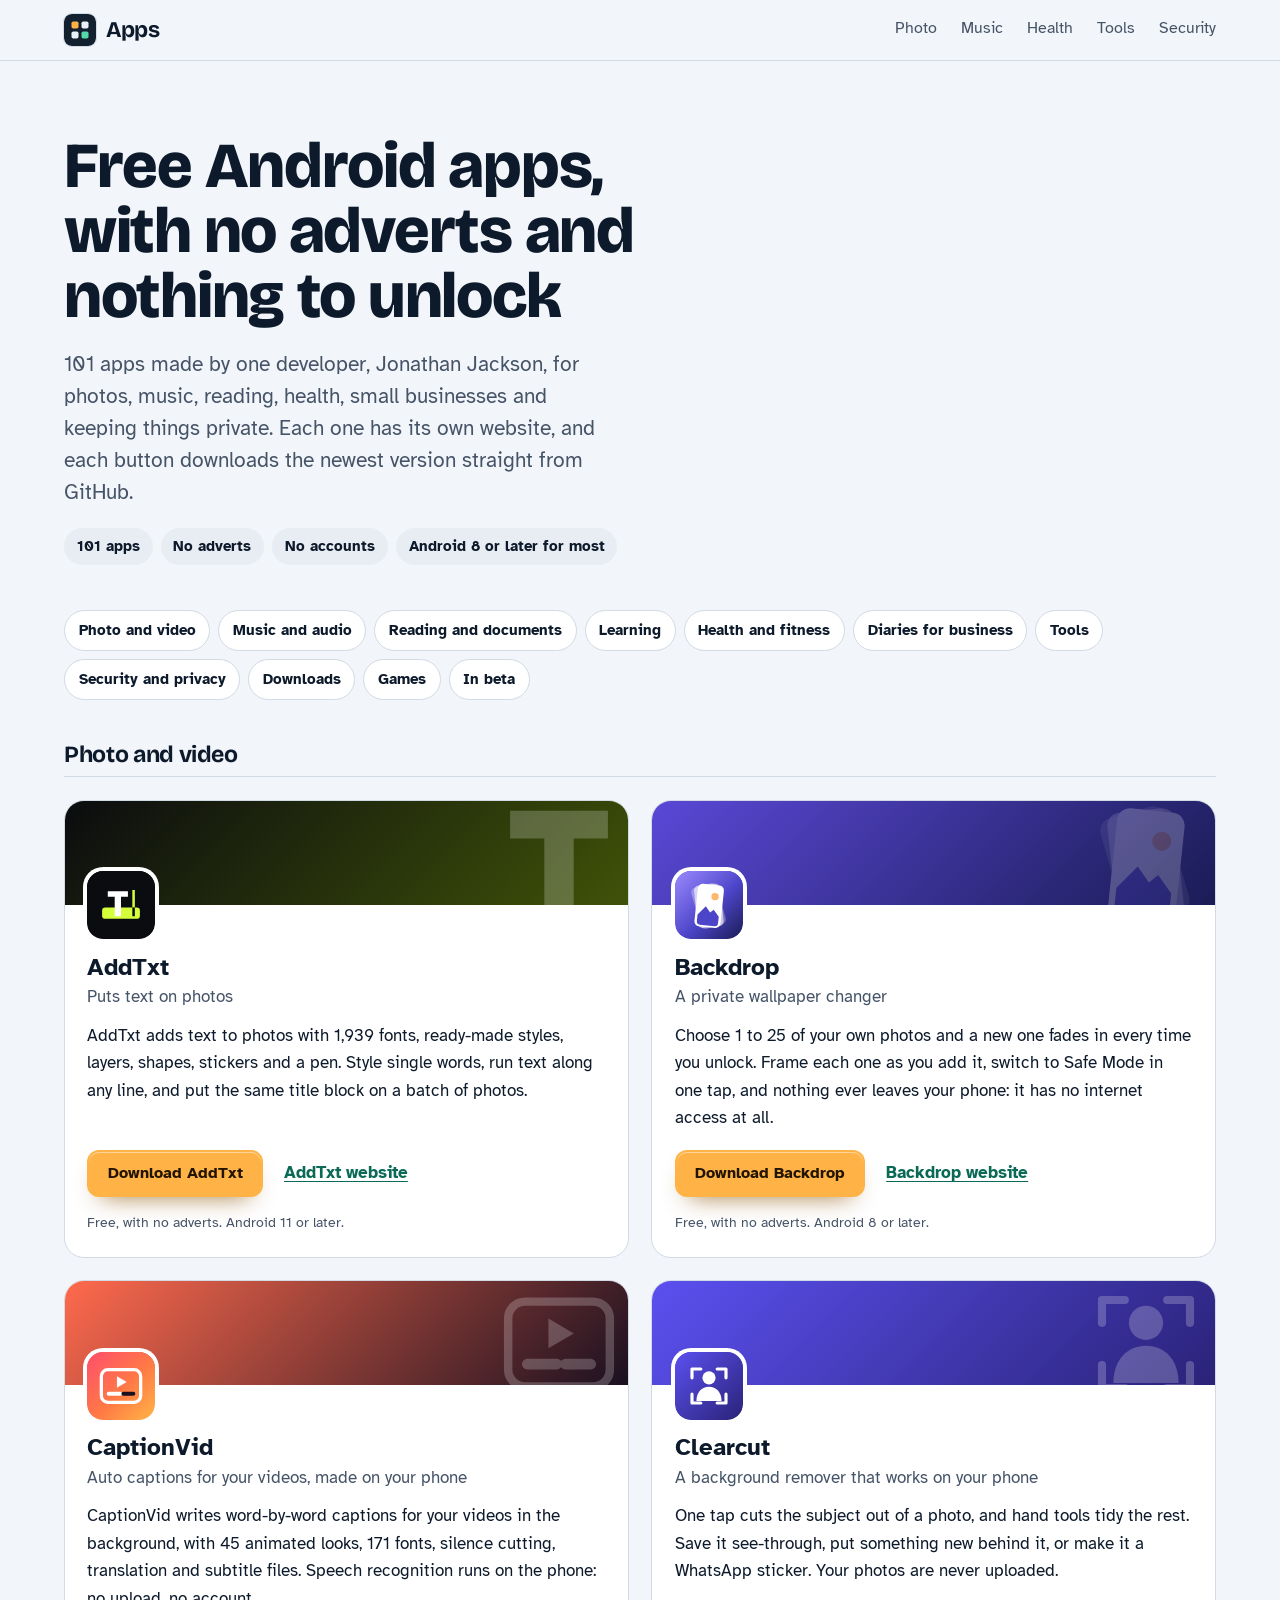
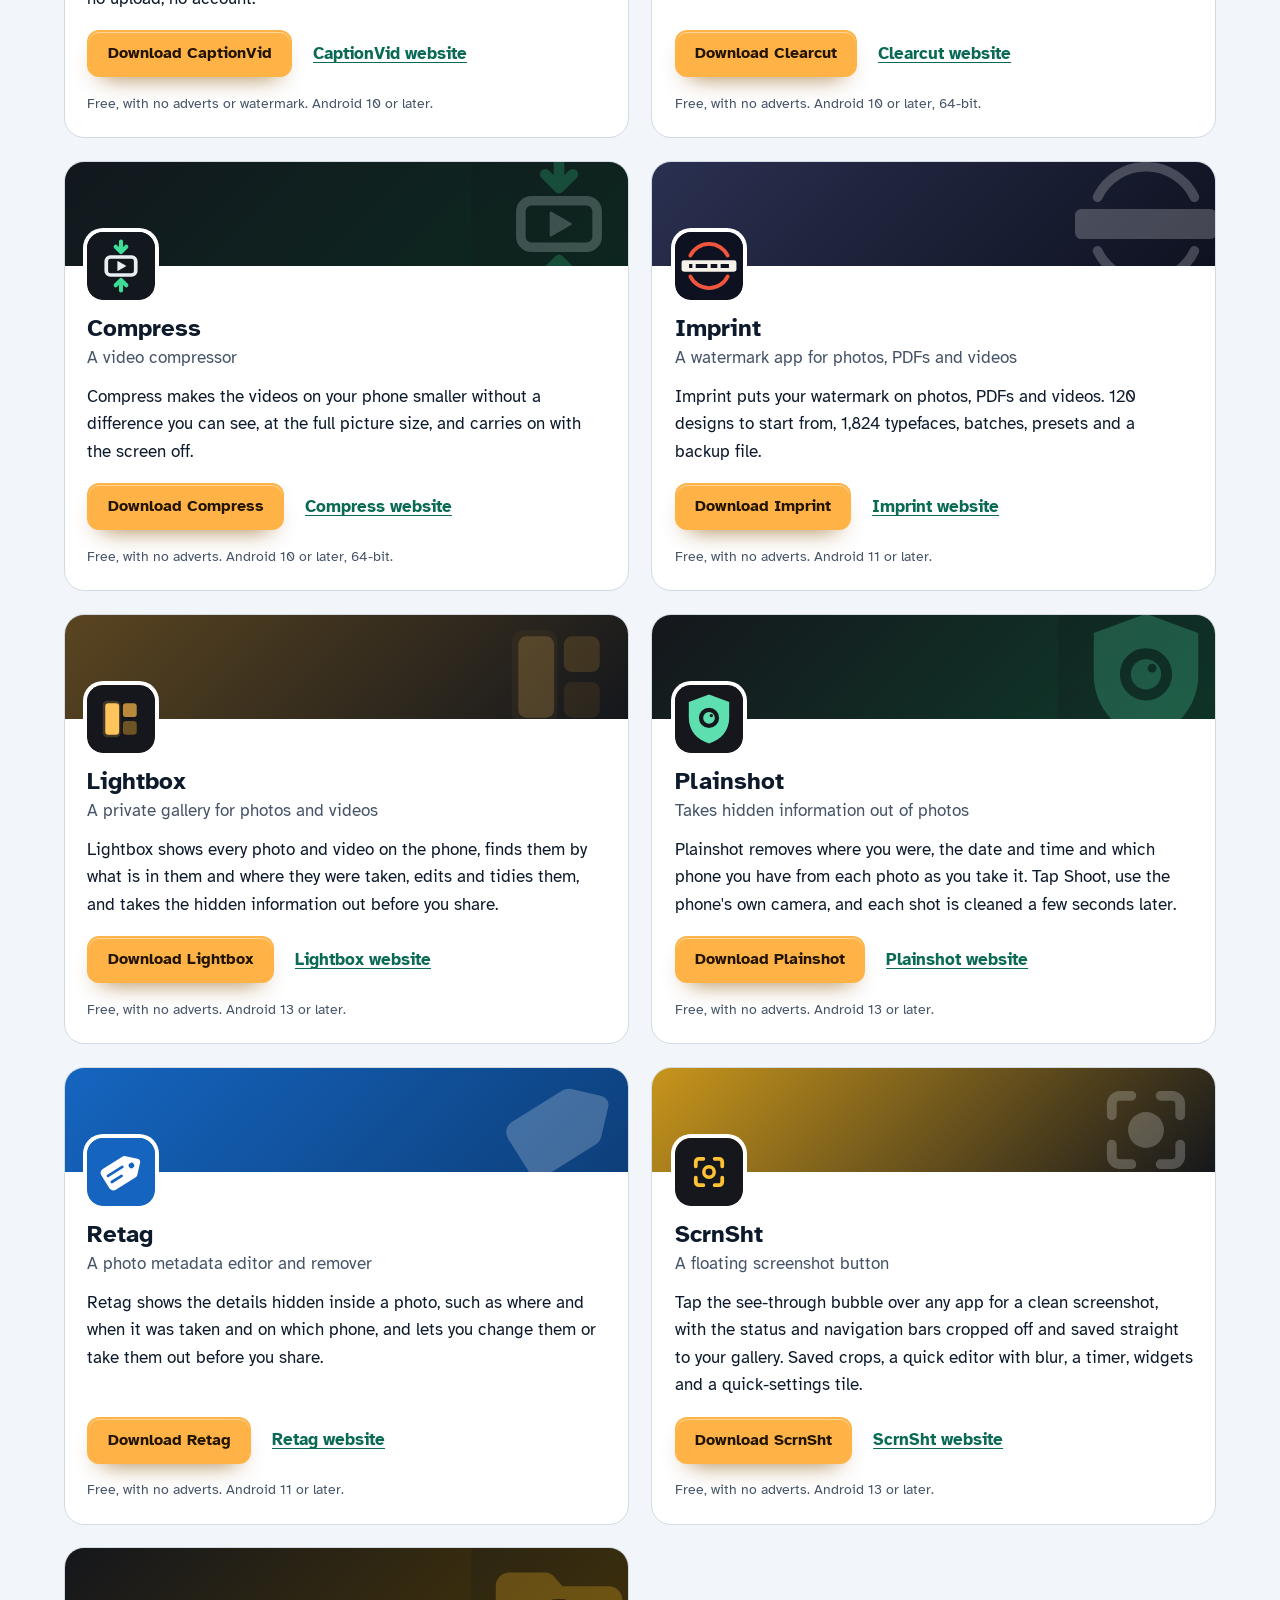
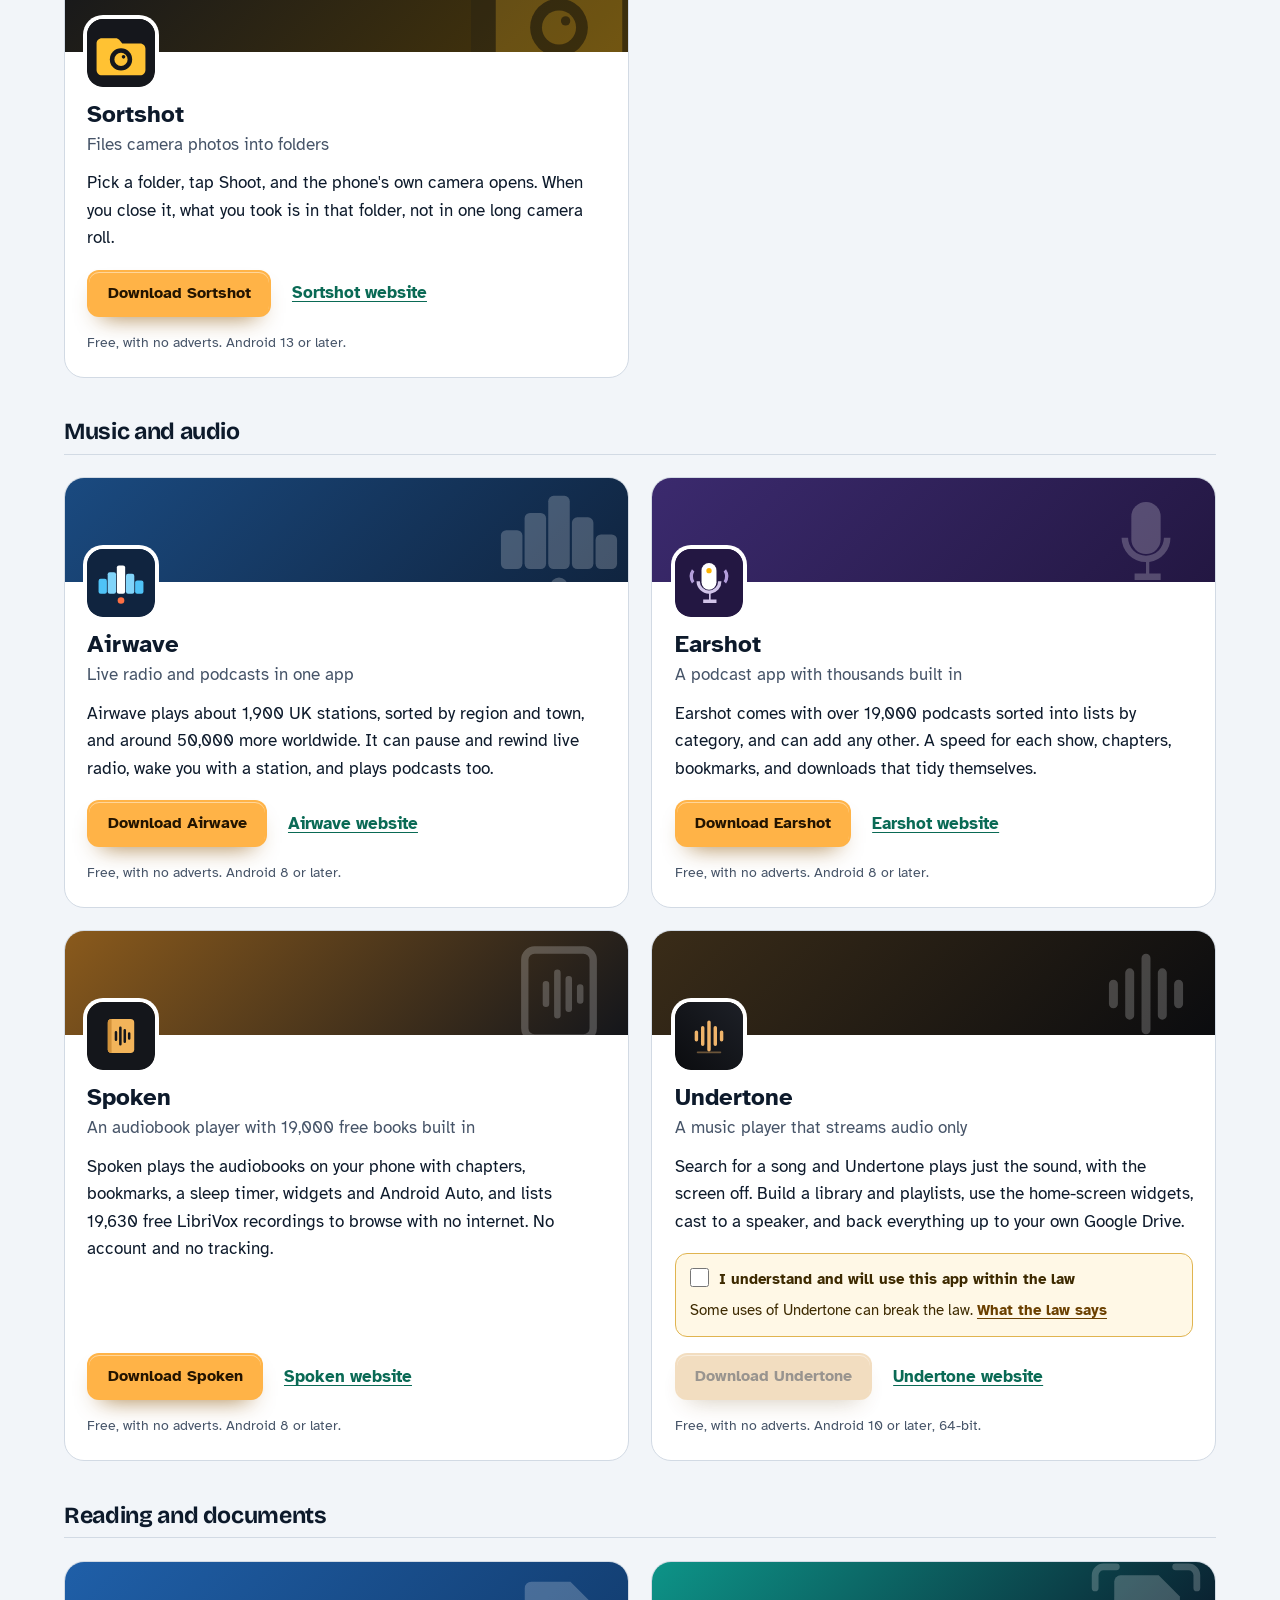
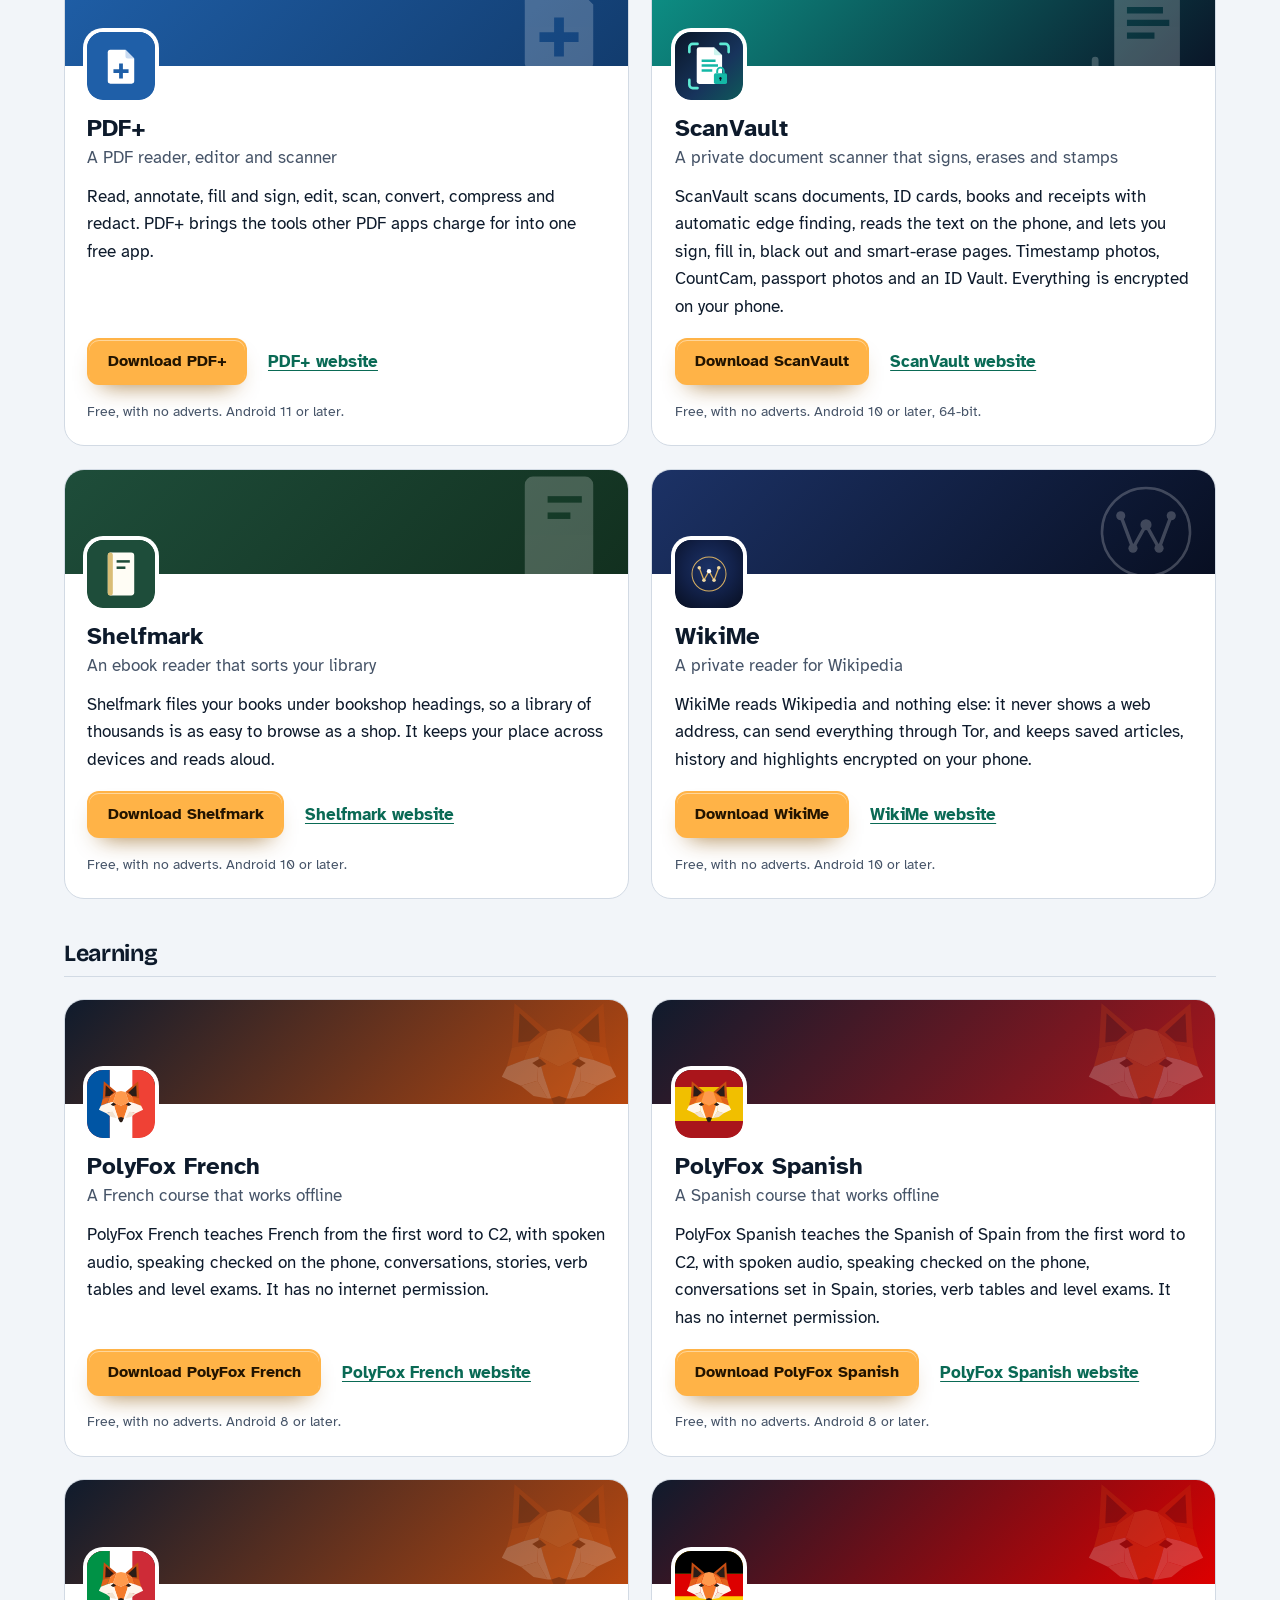
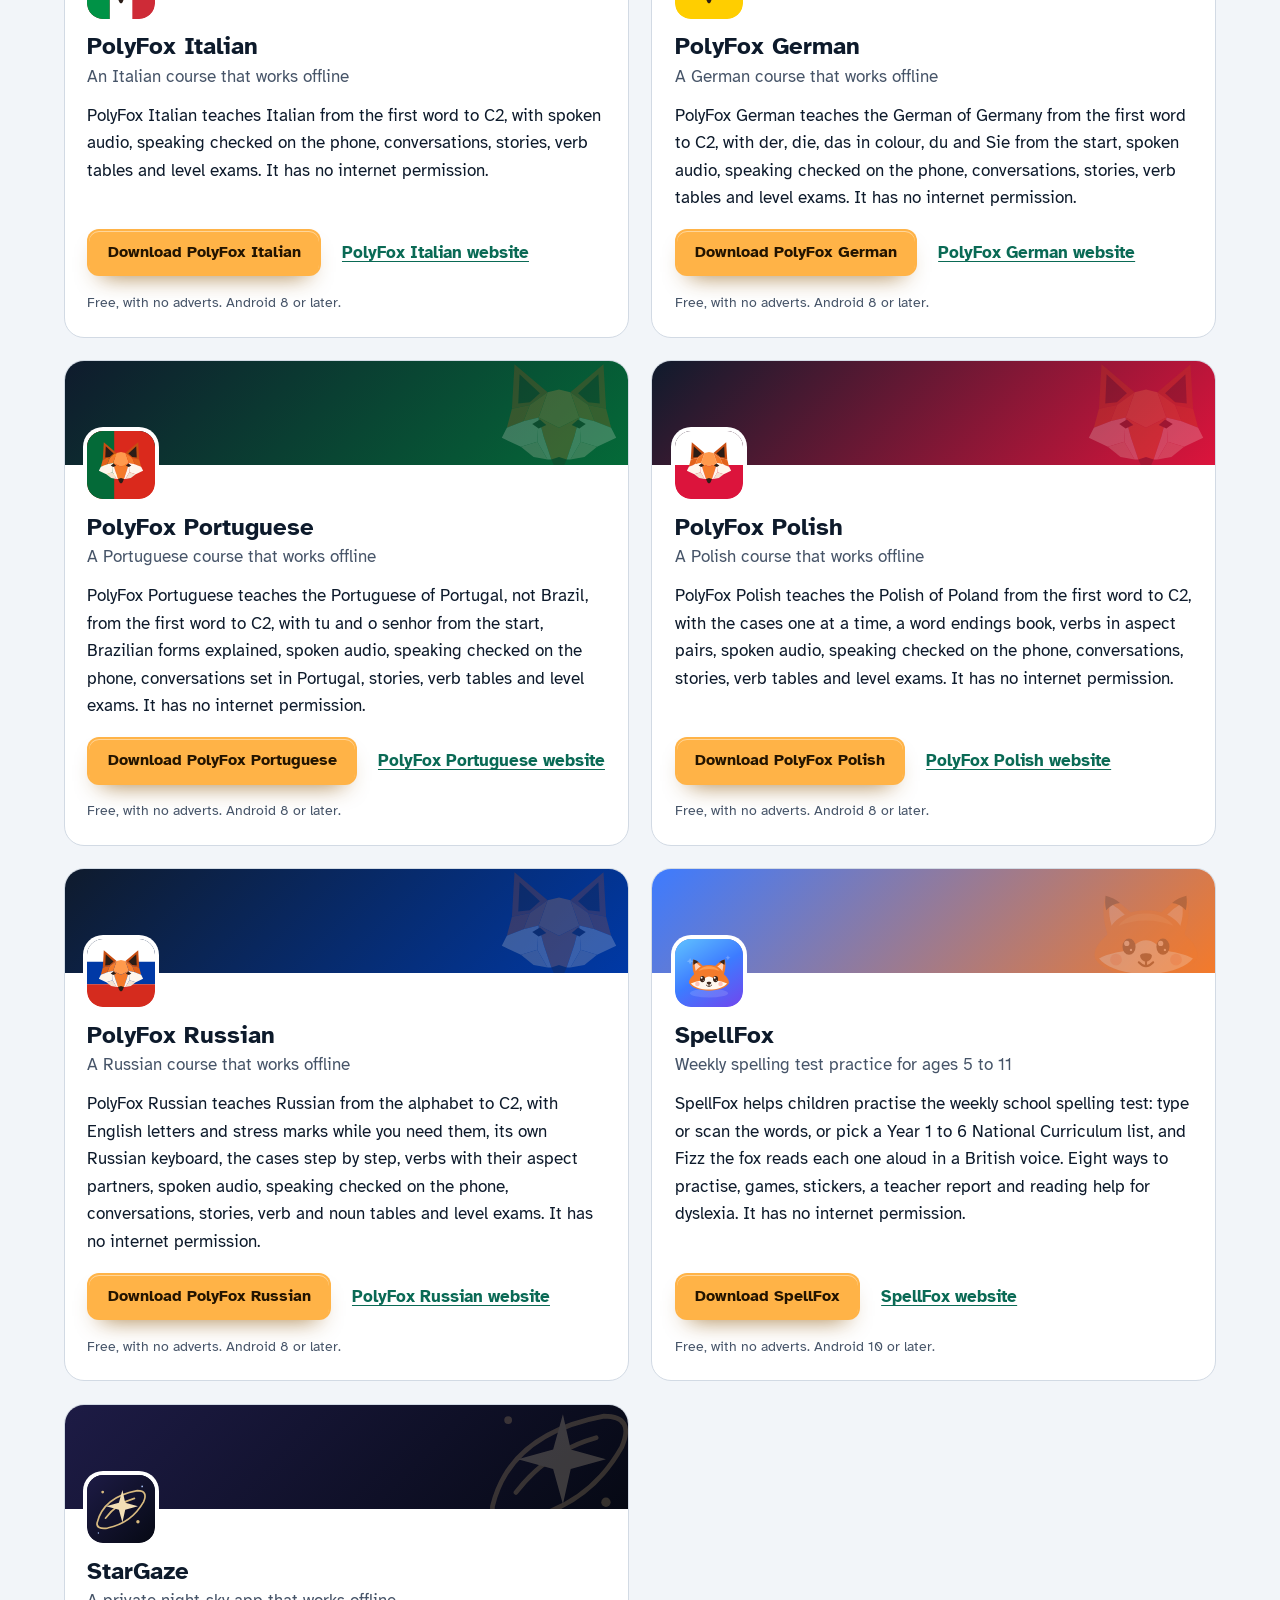
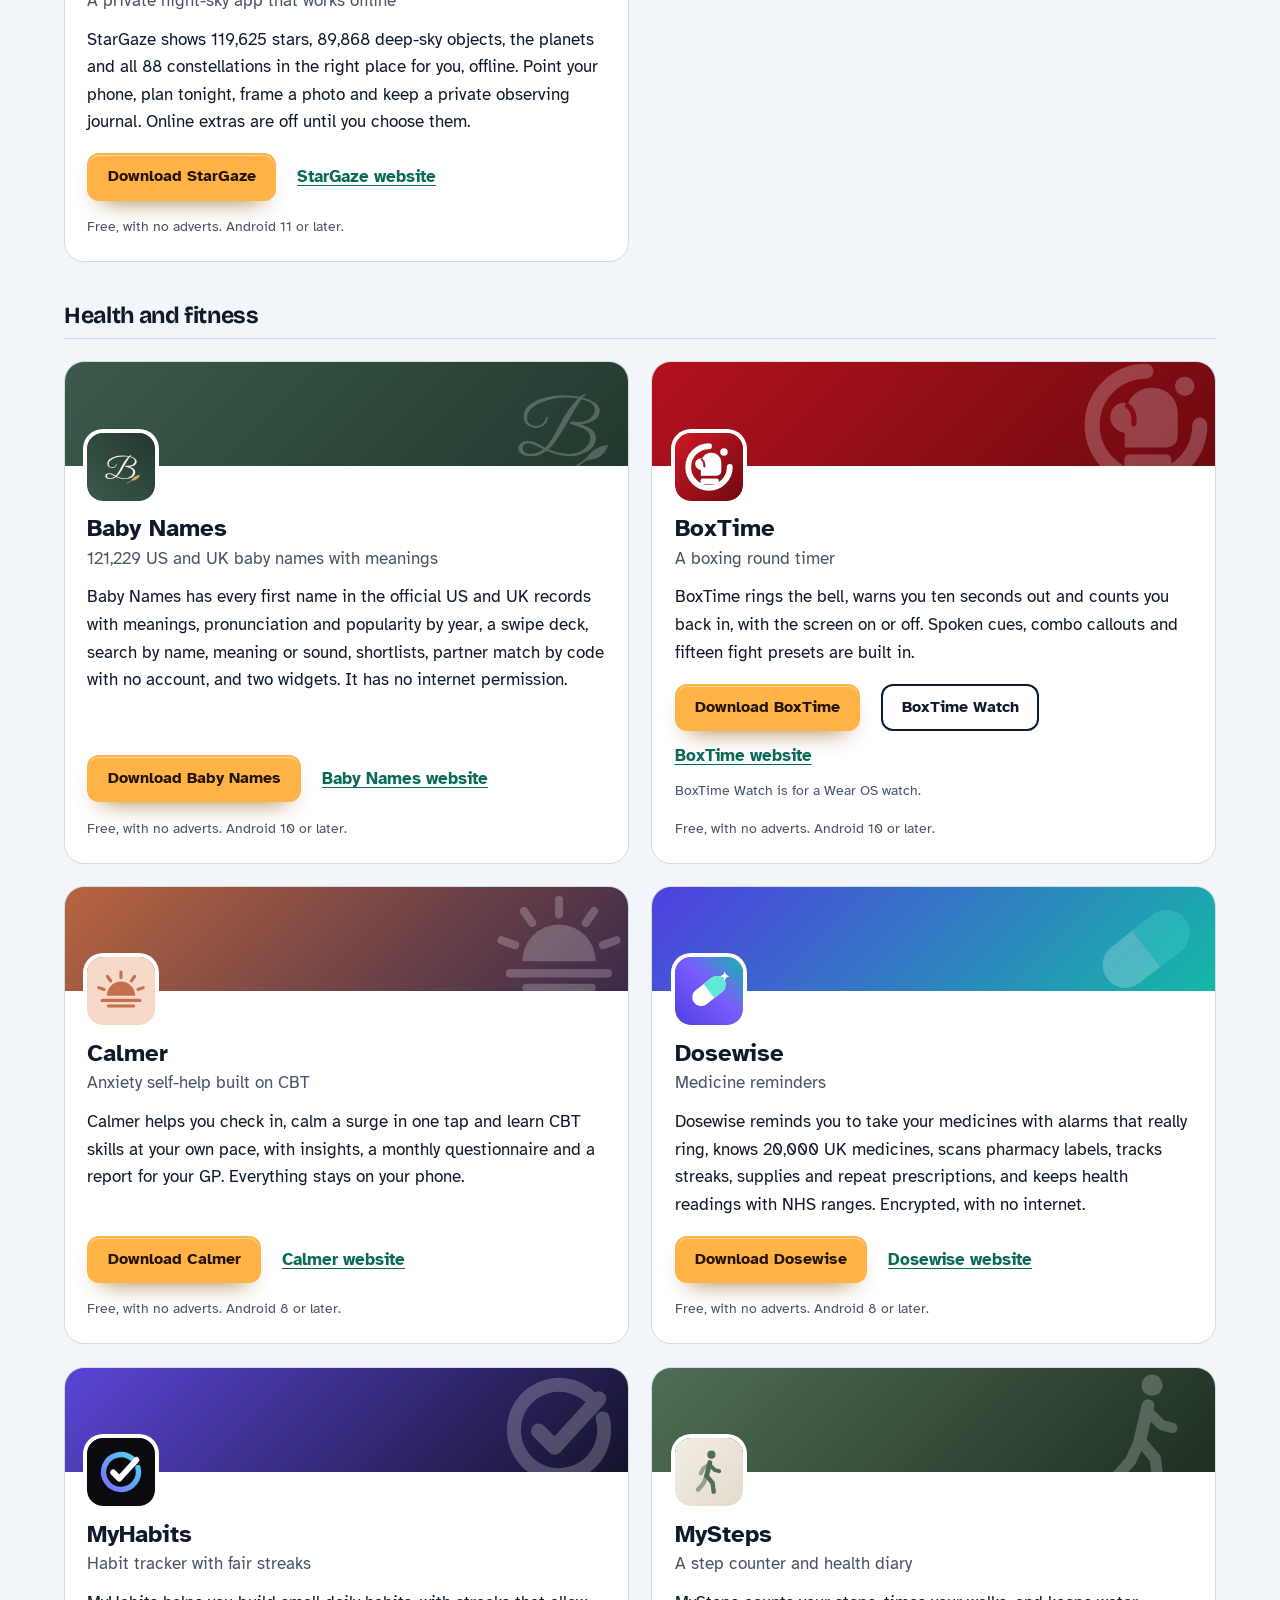
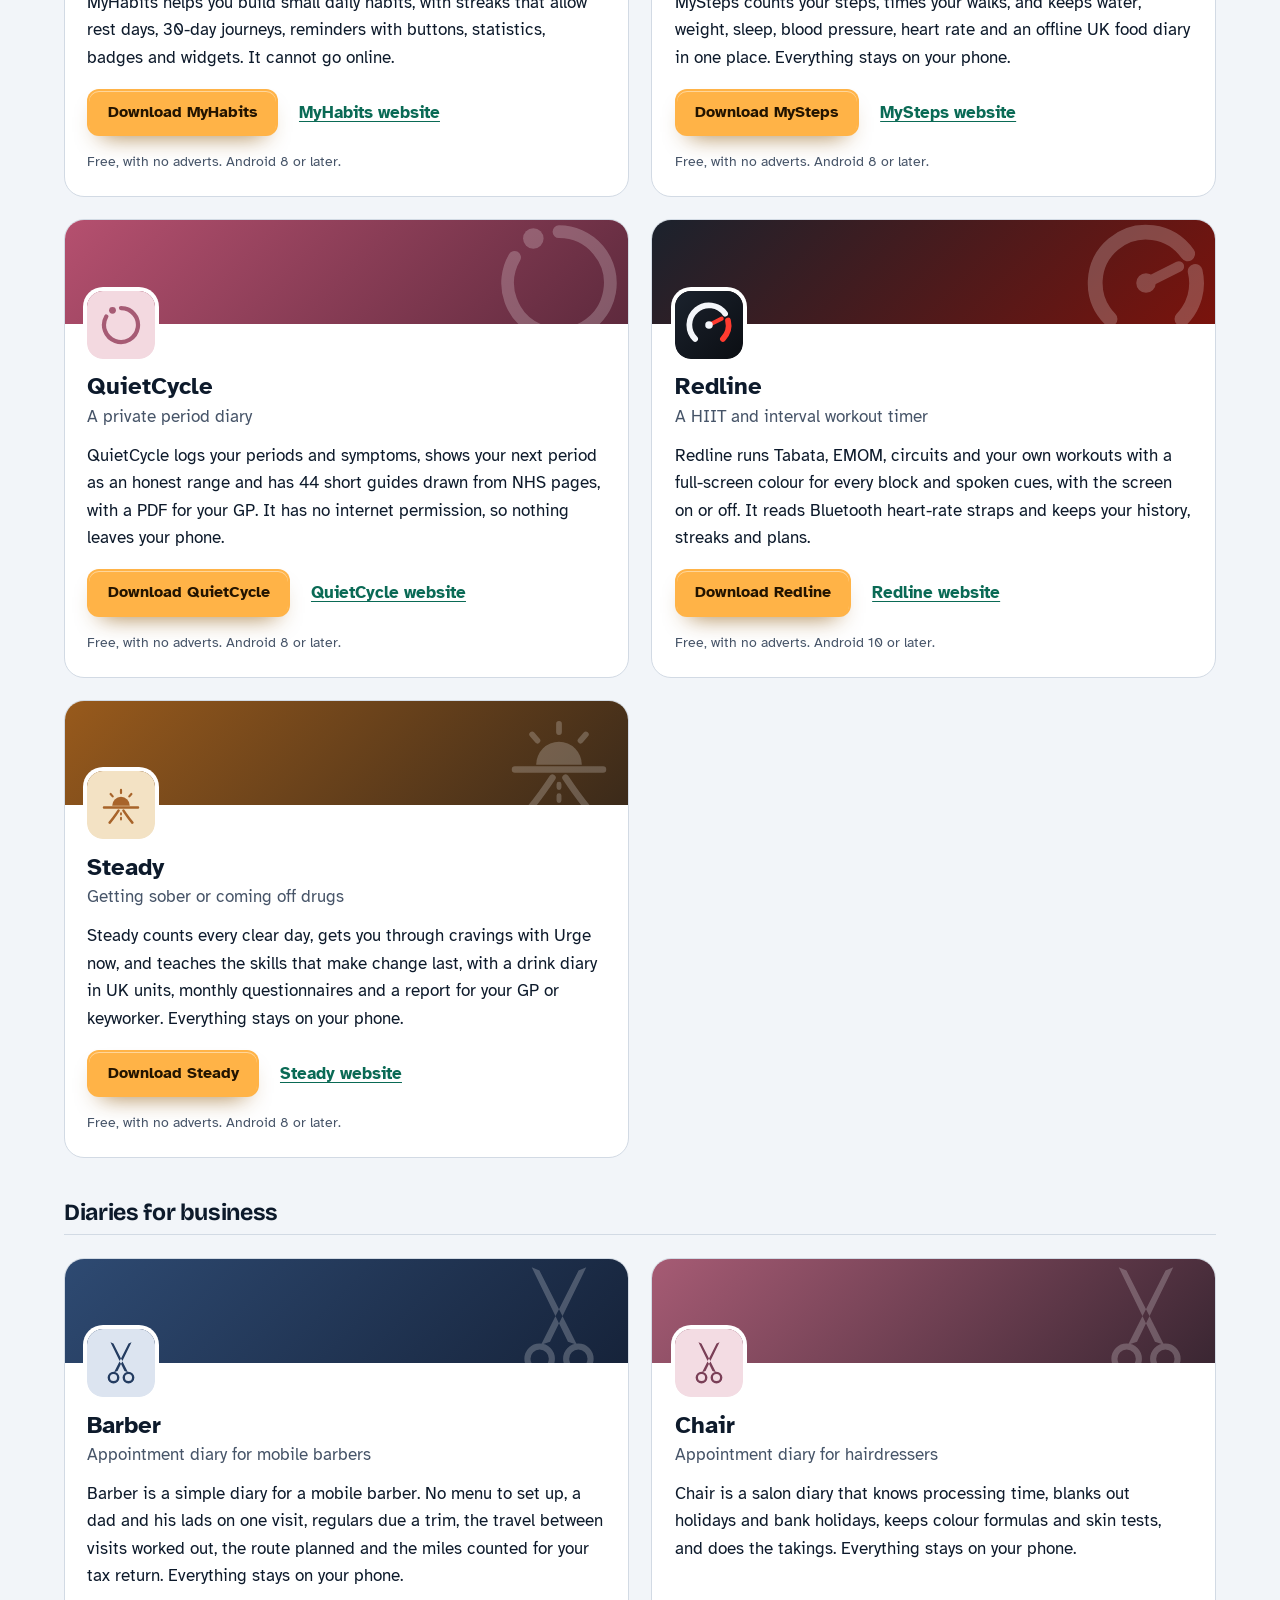
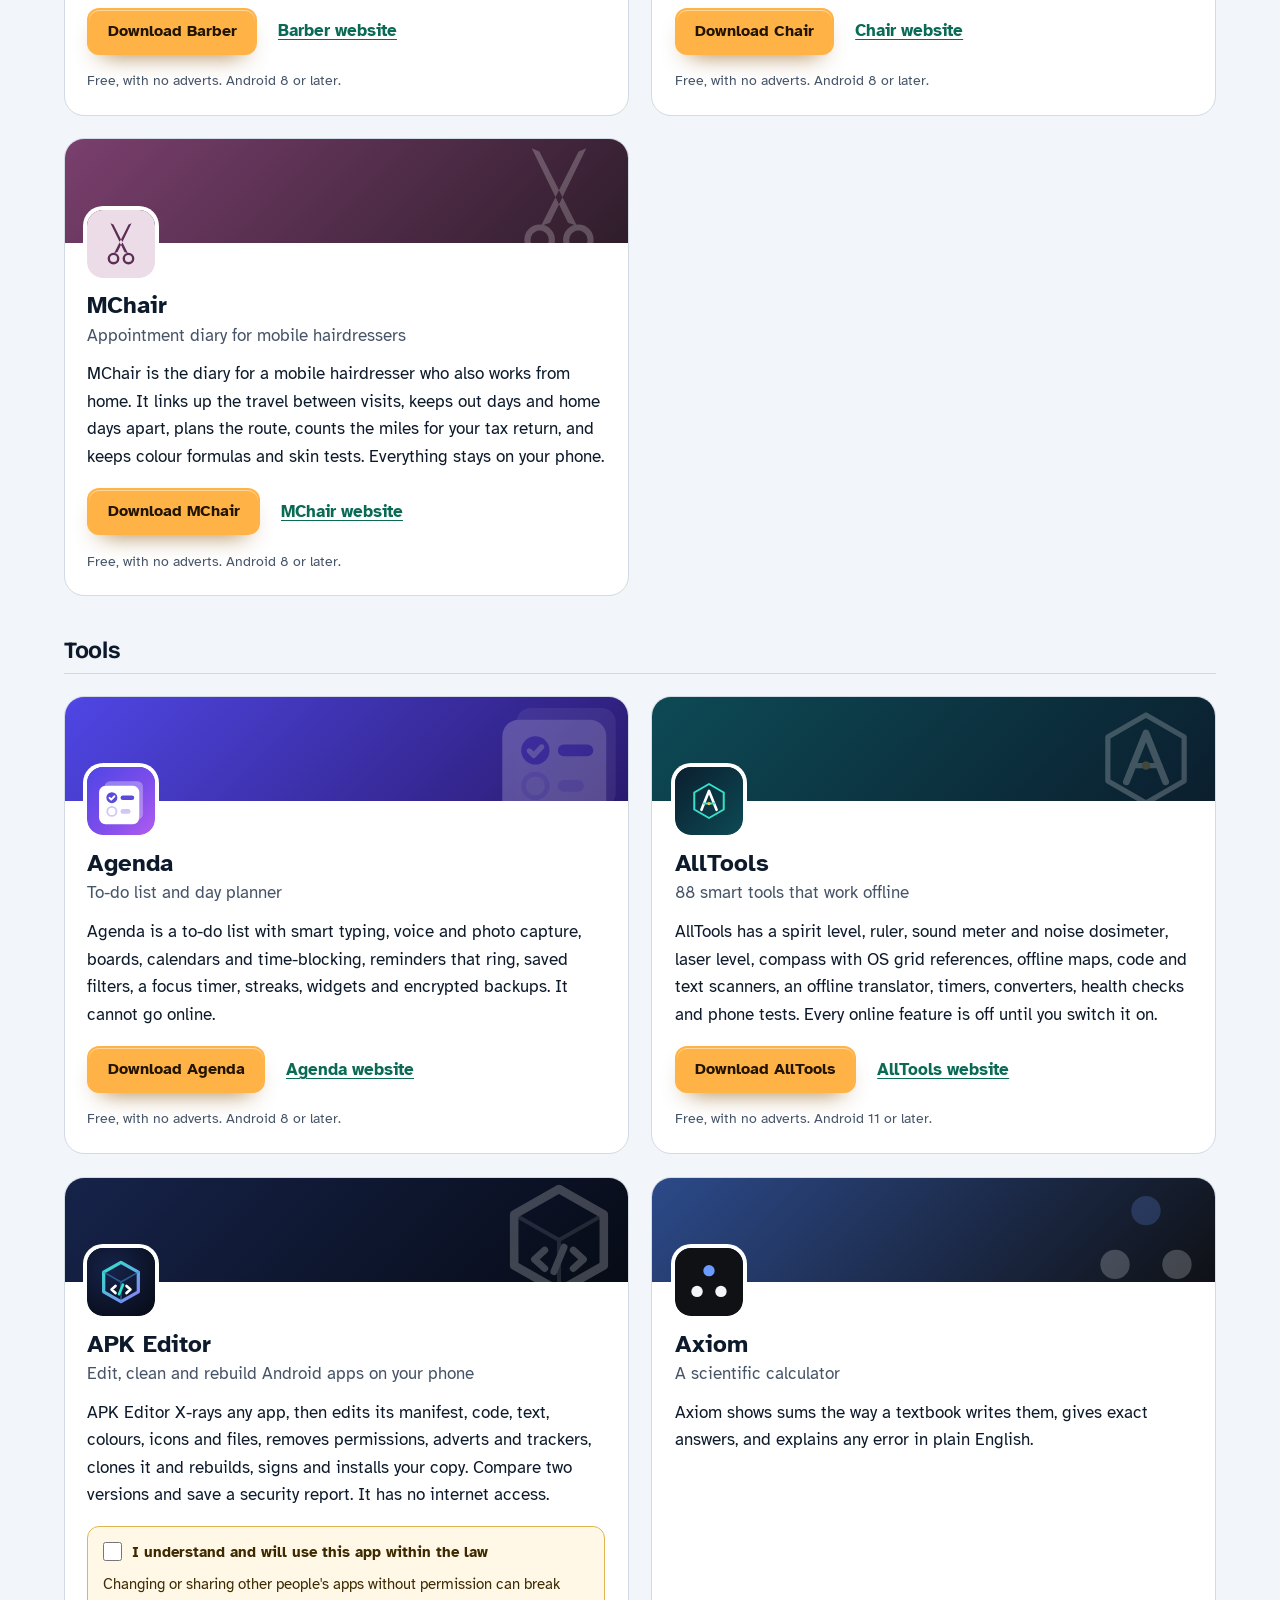
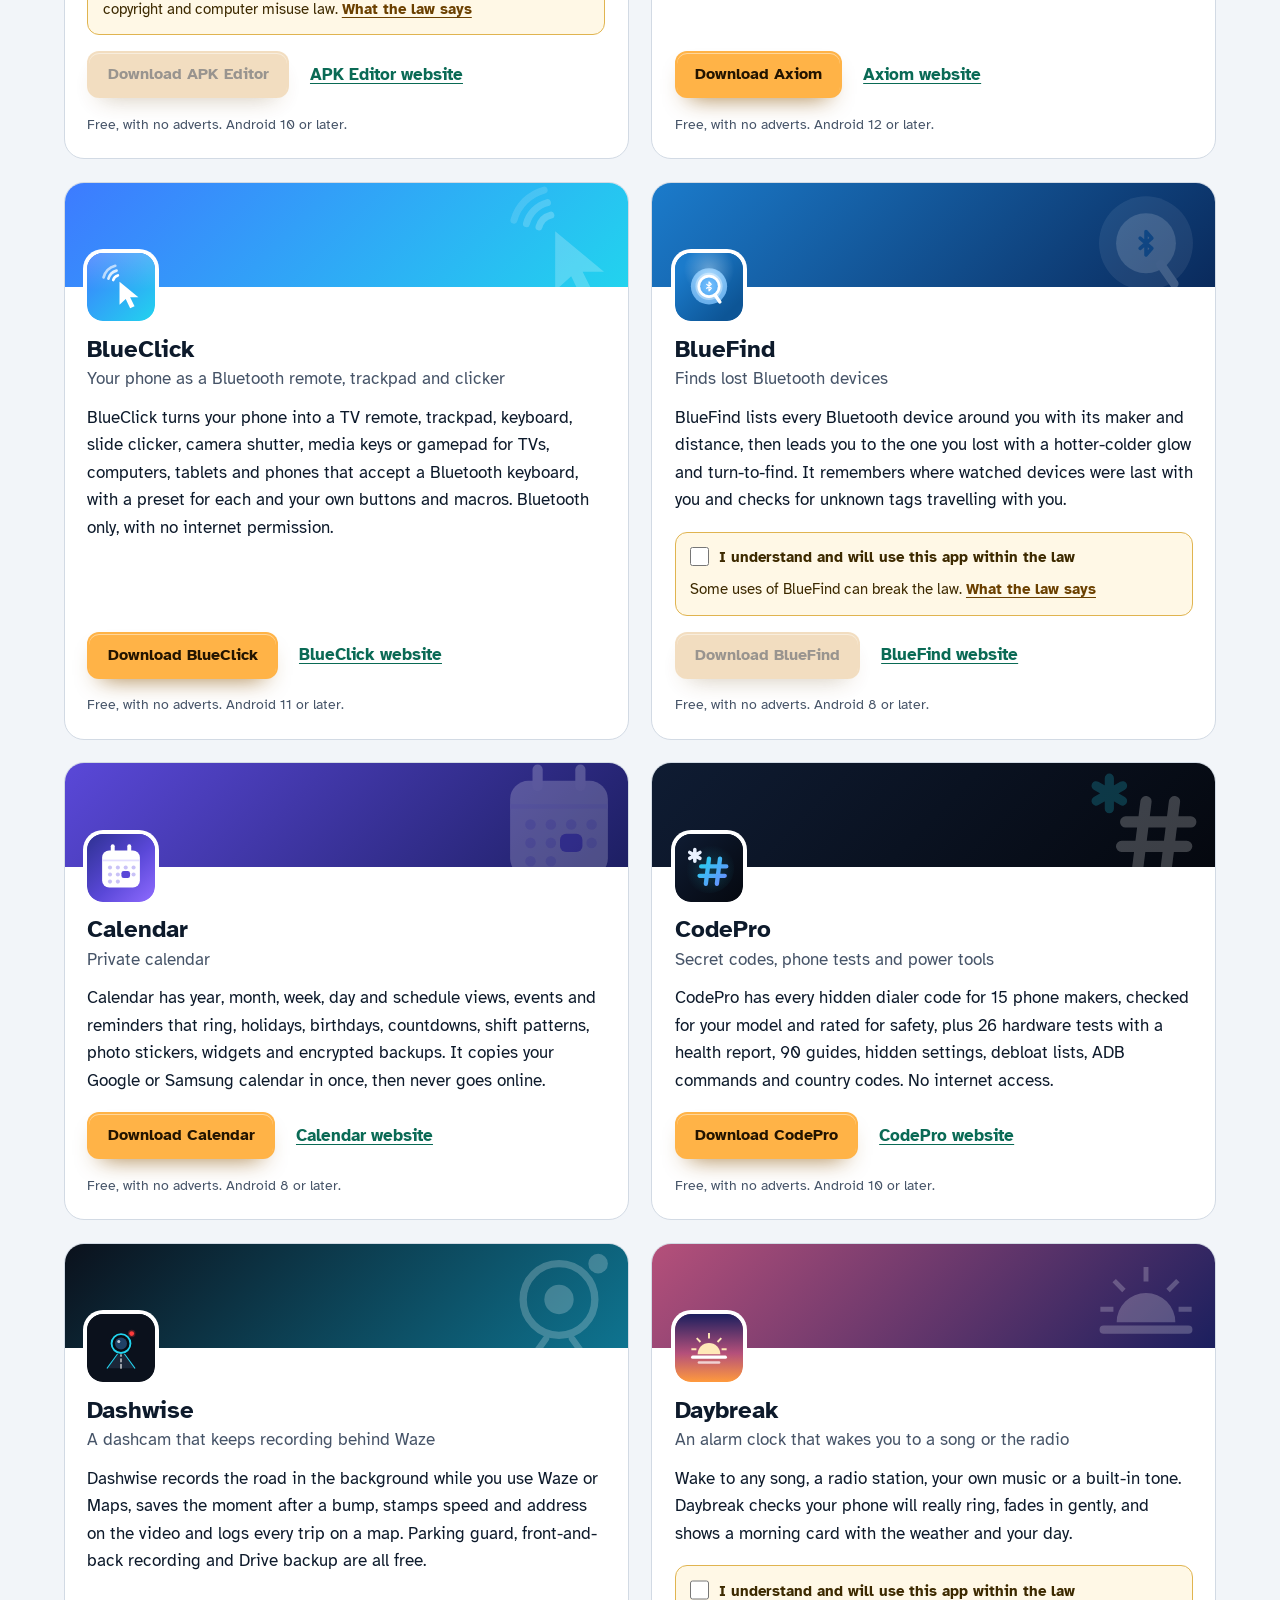
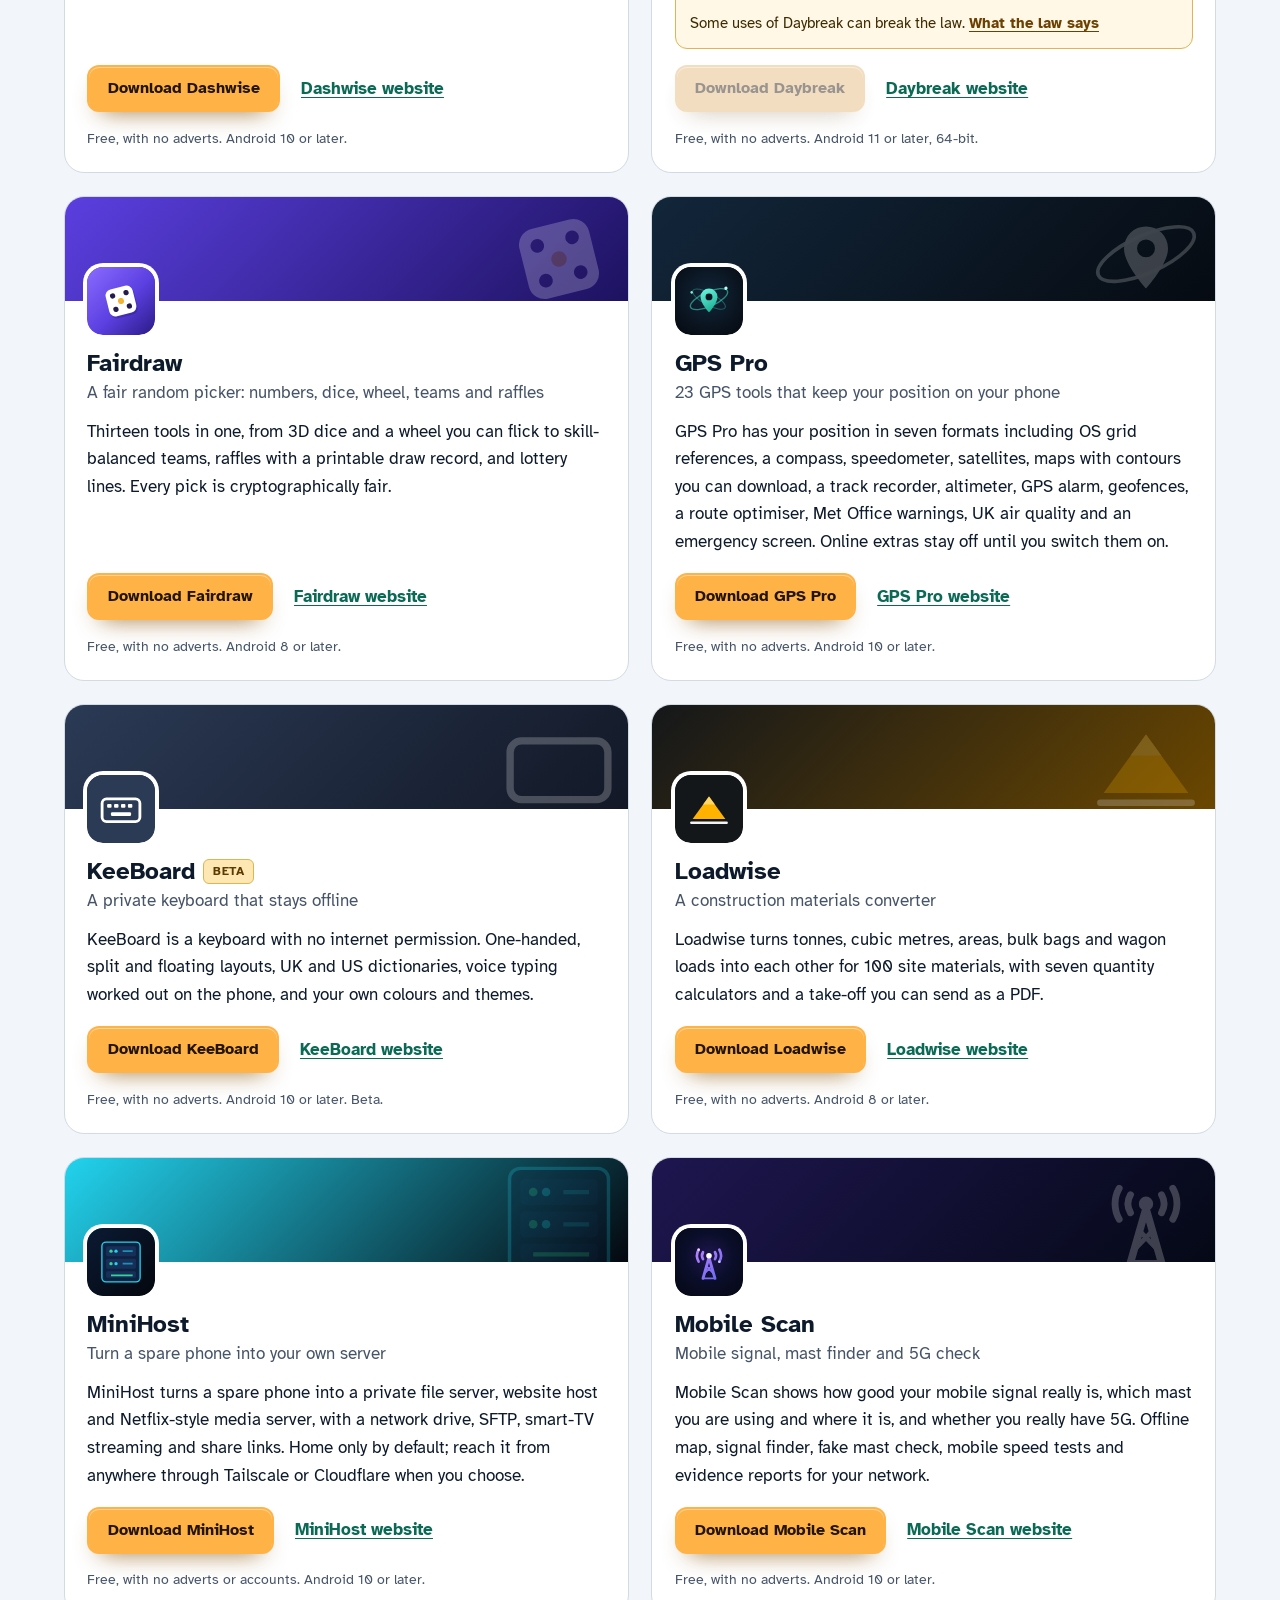
<file: index.html>
<!DOCTYPE html>
<html lang="en-GB">
<head>
<meta charset="utf-8">
<meta name="viewport" content="width=device-width, initial-scale=1">
<title>Free Android apps with no adverts, from one developer</title>
<meta name="description" content="101 free Android apps by Jonathan Jackson: photo and video, music, reading, health, business diaries, tools, security and more. No adverts, nothing to unlock, each with its own website.">
<meta name="author" content="Jonathan Jackson">
<link rel="canonical" href="https://customgpter.github.io/">
<meta name="theme-color" content="#f2f5f9" media="(prefers-color-scheme: light)">
<meta name="theme-color" content="#0a111b" media="(prefers-color-scheme: dark)">
<meta property="og:type" content="website">
<meta property="og:site_name" content="Jonathan Jackson's apps">
<meta property="og:title" content="Free Android apps with no adverts, from one developer">
<meta property="og:description" content="101 free Android apps by Jonathan Jackson: photo and video, music, reading, health, business diaries, tools, security and more. No adverts, nothing to unlock, each with its own website.">
<meta property="og:url" content="https://customgpter.github.io/">
<meta property="og:locale" content="en_GB">
<link rel="icon" href="assets/favicon.svg" type="image/svg+xml">
<link rel="preload" href="assets/fonts/bricolage-grotesque-latin.woff2" as="font" type="font/woff2" crossorigin>
<link rel="stylesheet" href="assets/site.css?v=1">
<link rel="stylesheet" href="assets/hub.css?v=1">
<link rel="stylesheet" href="assets/apps-list.css?v=1">
<script src="assets/apps-list.js?v=1" defer></script>
<script type="application/ld+json">{"@context":"https://schema.org","@type":"WebSite","name":"Jonathan Jackson's apps","url":"https://customgpter.github.io/","inLanguage":"en-GB"}</script>
<script type="application/ld+json">{"@context":"https://schema.org","@type":"ItemList","name":"Free Android apps","url":"https://customgpter.github.io/","itemListElement":[{"@type":"ListItem","position":1,"name":"AddTxt","url":"https://customgpter.github.io/addtxt/"},{"@type":"ListItem","position":2,"name":"Backdrop","url":"https://customgpter.github.io/backdrop/"},{"@type":"ListItem","position":3,"name":"CaptionVid","url":"https://customgpter.github.io/captionvid/"},{"@type":"ListItem","position":4,"name":"Clearcut","url":"https://customgpter.github.io/clearcut/"},{"@type":"ListItem","position":5,"name":"Compress","url":"https://customgpter.github.io/compress/"},{"@type":"ListItem","position":6,"name":"Imprint","url":"https://customgpter.github.io/imprint/"},{"@type":"ListItem","position":7,"name":"Lightbox","url":"https://customgpter.github.io/lightbox/"},{"@type":"ListItem","position":8,"name":"Plainshot","url":"https://customgpter.github.io/plainshot/"},{"@type":"ListItem","position":9,"name":"Retag","url":"https://customgpter.github.io/retag/"},{"@type":"ListItem","position":10,"name":"ScrnSht","url":"https://customgpter.github.io/scrnsht/"},{"@type":"ListItem","position":11,"name":"Sortshot","url":"https://customgpter.github.io/sortshot/"},{"@type":"ListItem","position":12,"name":"Airwave","url":"https://customgpter.github.io/airwave/"},{"@type":"ListItem","position":13,"name":"Earshot","url":"https://customgpter.github.io/earshot/"},{"@type":"ListItem","position":14,"name":"Spoken","url":"https://customgpter.github.io/spoken/"},{"@type":"ListItem","position":15,"name":"Undertone","url":"https://customgpter.github.io/undertone/"},{"@type":"ListItem","position":16,"name":"PDF+","url":"https://customgpter.github.io/pdfplus/"},{"@type":"ListItem","position":17,"name":"ScanVault","url":"https://customgpter.github.io/scanvault/"},{"@type":"ListItem","position":18,"name":"Shelfmark","url":"https://customgpter.github.io/shelfmark/"},{"@type":"ListItem","position":19,"name":"WikiMe","url":"https://customgpter.github.io/wikime/"},{"@type":"ListItem","position":20,"name":"PolyFox French","url":"https://customgpter.github.io/polyfox/"},{"@type":"ListItem","position":21,"name":"PolyFox Spanish","url":"https://customgpter.github.io/polyfox-spanish/"},{"@type":"ListItem","position":22,"name":"PolyFox Italian","url":"https://customgpter.github.io/polyfox-italian/"},{"@type":"ListItem","position":23,"name":"PolyFox German","url":"https://customgpter.github.io/polyfox-german/"},{"@type":"ListItem","position":24,"name":"PolyFox Portuguese","url":"https://customgpter.github.io/polyfox-portuguese/"},{"@type":"ListItem","position":25,"name":"PolyFox Polish","url":"https://customgpter.github.io/polyfox-polish/"},{"@type":"ListItem","position":26,"name":"PolyFox Russian","url":"https://customgpter.github.io/polyfox-russian/"},{"@type":"ListItem","position":27,"name":"SpellFox","url":"https://customgpter.github.io/spellfox/"},{"@type":"ListItem","position":28,"name":"StarGaze","url":"https://customgpter.github.io/stargaze/"},{"@type":"ListItem","position":29,"name":"Baby Names","url":"https://customgpter.github.io/babynames/"},{"@type":"ListItem","position":30,"name":"BoxTime","url":"https://customgpter.github.io/boxtime/"},{"@type":"ListItem","position":31,"name":"Calmer","url":"https://customgpter.github.io/calmer/"},{"@type":"ListItem","position":32,"name":"Dosewise","url":"https://customgpter.github.io/dosewise/"},{"@type":"ListItem","position":33,"name":"MyHabits","url":"https://customgpter.github.io/myhabits/"},{"@type":"ListItem","position":34,"name":"MySteps","url":"https://customgpter.github.io/mysteps/"},{"@type":"ListItem","position":35,"name":"QuietCycle","url":"https://customgpter.github.io/quietcycle/"},{"@type":"ListItem","position":36,"name":"Redline","url":"https://customgpter.github.io/redline/"},{"@type":"ListItem","position":37,"name":"Steady","url":"https://customgpter.github.io/steady/"},{"@type":"ListItem","position":38,"name":"Barber","url":"https://customgpter.github.io/barber/"},{"@type":"ListItem","position":39,"name":"Chair","url":"https://customgpter.github.io/chair/"},{"@type":"ListItem","position":40,"name":"MChair","url":"https://customgpter.github.io/mchair/"},{"@type":"ListItem","position":41,"name":"Agenda","url":"https://customgpter.github.io/agenda/"},{"@type":"ListItem","position":42,"name":"AllTools","url":"https://customgpter.github.io/alltools/"},{"@type":"ListItem","position":43,"name":"APK Editor","url":"https://customgpter.github.io/apkeditor/"},{"@type":"ListItem","position":44,"name":"Axiom","url":"https://customgpter.github.io/axiom/"},{"@type":"ListItem","position":45,"name":"BlueClick","url":"https://customgpter.github.io/blueclick/"},{"@type":"ListItem","position":46,"name":"BlueFind","url":"https://customgpter.github.io/bluefind/"},{"@type":"ListItem","position":47,"name":"Calendar","url":"https://customgpter.github.io/calendar/"},{"@type":"ListItem","position":48,"name":"CodePro","url":"https://customgpter.github.io/codepro/"},{"@type":"ListItem","position":49,"name":"Dashwise","url":"https://customgpter.github.io/dashwise/"},{"@type":"ListItem","position":50,"name":"Daybreak","url":"https://customgpter.github.io/daybreak/"},{"@type":"ListItem","position":51,"name":"Fairdraw","url":"https://customgpter.github.io/fairdraw/"},{"@type":"ListItem","position":52,"name":"GPS Pro","url":"https://customgpter.github.io/gpspro/"},{"@type":"ListItem","position":53,"name":"KeeBoard","url":"https://customgpter.github.io/keeboard/"},{"@type":"ListItem","position":54,"name":"Loadwise","url":"https://customgpter.github.io/loadwise/"},{"@type":"ListItem","position":55,"name":"MiniHost","url":"https://customgpter.github.io/minihost/"},{"@type":"ListItem","position":56,"name":"Mobile Scan","url":"https://customgpter.github.io/mobilescan/"},{"@type":"ListItem","position":57,"name":"Parkwise","url":"https://customgpter.github.io/parkwise/"},{"@type":"ListItem","position":58,"name":"PhoneOn","url":"https://customgpter.github.io/phoneon/"},{"@type":"ListItem","position":59,"name":"Pocketmind","url":"https://customgpter.github.io/pocketmind/"},{"@type":"ListItem","position":60,"name":"Refine","url":"https://customgpter.github.io/refine/"},{"@type":"ListItem","position":61,"name":"Shiftwise","url":"https://customgpter.github.io/shiftwise/"},{"@type":"ListItem","position":62,"name":"SimpleCalc","url":"https://customgpter.github.io/simplecalc/"},{"@type":"ListItem","position":63,"name":"Skyline","url":"https://customgpter.github.io/skyline/"},{"@type":"ListItem","position":64,"name":"Slipway","url":"https://customgpter.github.io/slipway/"},{"@type":"ListItem","position":65,"name":"Tagger","url":"https://customgpter.github.io/tagger/"},{"@type":"ListItem","position":66,"name":"TotalClean","url":"https://customgpter.github.io/totalclean/"},{"@type":"ListItem","position":67,"name":"TVLink","url":"https://customgpter.github.io/tvlink/"},{"@type":"ListItem","position":68,"name":"Unbox","url":"https://customgpter.github.io/unbox/"},{"@type":"ListItem","position":69,"name":"WhatsKeep","url":"https://customgpter.github.io/whatskeep/"},{"@type":"ListItem","position":70,"name":"WiFi Scan","url":"https://customgpter.github.io/wifiscan/"},{"@type":"ListItem","position":71,"name":"Auditly","url":"https://customgpter.github.io/auditly/"},{"@type":"ListItem","position":72,"name":"Backchannel","url":"https://customgpter.github.io/backchannel/"},{"@type":"ListItem","position":73,"name":"ENotes","url":"https://customgpter.github.io/enotes/"},{"@type":"ListItem","position":74,"name":"FindMe","url":"https://customgpter.github.io/findme/"},{"@type":"ListItem","position":75,"name":"iLock","url":"https://customgpter.github.io/ilock/"},{"@type":"ListItem","position":76,"name":"ImSafe","url":"https://customgpter.github.io/imsafe/"},{"@type":"ListItem","position":77,"name":"IShred","url":"https://customgpter.github.io/ishred/"},{"@type":"ListItem","position":78,"name":"LockBox","url":"https://customgpter.github.io/lockbox/"},{"@type":"ListItem","position":79,"name":"PassVault","url":"https://customgpter.github.io/passvault/"},{"@type":"ListItem","position":80,"name":"SpyFind","url":"https://customgpter.github.io/spyfind/"},{"@type":"ListItem","position":81,"name":"TextWipe","url":"https://customgpter.github.io/textwipe/"},{"@type":"ListItem","position":82,"name":"Tracewire","url":"https://customgpter.github.io/tracewire/"},{"@type":"ListItem","position":83,"name":"Vigil","url":"https://customgpter.github.io/vigil/"},{"@type":"ListItem","position":84,"name":"Grab","url":"https://customgpter.github.io/grab/"},{"@type":"ListItem","position":85,"name":"Swarm","url":"https://customgpter.github.io/swarm/"},{"@type":"ListItem","position":86,"name":"Plane Games","url":"https://customgpter.github.io/plane-games/"},{"@type":"ListItem","position":87,"name":"Ninefold","url":"https://customgpter.github.io/ninefold/"},{"@type":"ListItem","position":88,"name":"Cubewise","url":"https://customgpter.github.io/cubewise/"},{"@type":"ListItem","position":89,"name":"Tilewise","url":"https://customgpter.github.io/tilewise/"},{"@type":"ListItem","position":90,"name":"Letterwise","url":"https://customgpter.github.io/letterwise/"},{"@type":"ListItem","position":91,"name":"Kingside","url":"https://customgpter.github.io/kingside/"},{"@type":"ListItem","position":92,"name":"Deckhand","url":"https://customgpter.github.io/deckhand/"},{"@type":"ListItem","position":93,"name":"SNESForge","url":"https://customgpter.github.io/snesforge/"},{"@type":"ListItem","position":94,"name":"Fame Boy","url":"https://customgpter.github.io/fameboy/"},{"@type":"ListItem","position":95,"name":"PSPPro","url":"https://customgpter.github.io/psppro/"},{"@type":"ListItem","position":96,"name":"MegaGen","url":"https://customgpter.github.io/megagen/"},{"@type":"ListItem","position":97,"name":"QVR","url":"https://customgpter.github.io/qvr/"},{"@type":"ListItem","position":98,"name":"QVR Watch","url":"https://customgpter.github.io/qvr-watch/"},{"@type":"ListItem","position":99,"name":"QVRLite","url":"https://customgpter.github.io/qvrlite/"},{"@type":"ListItem","position":100,"name":"Onionz","url":"https://customgpter.github.io/onionz/"},{"@type":"ListItem","position":101,"name":"OnionzWeb","url":"https://customgpter.github.io/onionzweb/"}]}</script>
</head>
<body>
<a class="skip" href="#main">Skip to content</a>
<header class="masthead">
<div class="wrap">
<a class="brand" href="/" aria-label="All apps, home"><svg viewBox="0 0 64 64" aria-hidden="true"><rect width="64" height="64" rx="14" fill="#13202f"/><rect x="15" y="15" width="14" height="14" rx="3.5" fill="#ffb347"/><rect x="35" y="15" width="14" height="14" rx="3.5" fill="#eaf0f8"/><rect x="15" y="35" width="14" height="14" rx="3.5" fill="#eaf0f8"/><rect x="35" y="35" width="14" height="14" rx="3.5" fill="#55d6ab"/></svg><span>Apps</span></a>
<nav aria-label="Main"><ul><li><a href="/#apps-photo">Photo</a></li><li><a href="/#apps-audio">Music</a></li><li><a href="/#apps-health">Health</a></li><li><a href="/#apps-tools">Tools</a></li><li><a href="/#apps-security">Security</a></li></ul></nav>
</div>
</header>
<main id="main">
<div class="wrap hub-hero">
<h1>Free Android apps, with no adverts and nothing to unlock</h1>
<p class="lede">101 apps made by one developer, Jonathan Jackson, for photos, music, reading, health, small businesses and keeping things private. Each one has its own website, and each button downloads the newest version straight from GitHub.</p>
<ul class="hub-facts"><li>101 apps</li><li>No adverts</li><li>No accounts</li><li>Android 8 or later for most</li></ul>
</div>
<div class="wrap hub-list">
<!-- apps:start -->
<nav class="mapps-jump" aria-label="App groups"><ul><li><a href="#apps-photo">Photo and video</a></li><li><a href="#apps-audio">Music and audio</a></li><li><a href="#apps-reading">Reading and documents</a></li><li><a href="#apps-learning">Learning</a></li><li><a href="#apps-health">Health and fitness</a></li><li><a href="#apps-diaries">Diaries for business</a></li><li><a href="#apps-tools">Tools</a></li><li><a href="#apps-security">Security and privacy</a></li><li><a href="#apps-downloads">Downloads</a></li><li><a href="#apps-games">Games</a></li><li><a href="#apps-testing">In beta</a></li></ul></nav>
<div class="mapps-group" role="group" aria-labelledby="apps-photo"><h2 class="mapps-cat" id="apps-photo">Photo and video</h2>
<ul class="mapps"><li class="mapp" style="--b:#0b0c0f;--b2:#3f5208"><div class="mapp-cover" aria-hidden="true"><svg viewBox="0 0 108 108"><path fill="#fff" d="M24 22h60v17H63v49H45V39H24z"/></svg></div><div class="mapp-body"><svg class="mapp-icon" viewBox="0 0 108 108" aria-hidden="true"><rect width="108" height="108" rx="24" fill="#0b0c0f"/><path fill="#d4ff3a" d="M29 58h50a5 5 0 0 1 5 5v8a5 5 0 0 1-5 5H29a5 5 0 0 1-5-5v-8a5 5 0 0 1 5-5z"/><path fill="#fff" d="M33 32h32v9H54v31H44V41H33z"/><path fill="#d4ff3a" d="M72 30h4v28h-4z"/><path fill="#0b0c0f" d="M72 58h4v14h-4z"/></svg><h3>AddTxt</h3><p class="mapp-kind">Puts text on photos</p><p class="mapp-say">AddTxt adds text to photos with 1,939 fonts, ready-made styles, layers, shapes, stickers and a pen. Style single words, run text along any line, and put the same title block on a batch of photos.</p><p class="mapp-go"><a class="button" href="https://github.com/CustomGPTer/addtxt/releases/latest/download/AddTxt.apk">Download AddTxt</a><a class="mapp-site" href="https://customgpter.github.io/addtxt/">AddTxt website</a></p><p class="mapp-needs">Free, with no adverts. Android 11 or later.</p></div></li>
<li class="mapp" style="--b:#5a48d6;--b2:#1a1c55"><div class="mapp-cover" aria-hidden="true"><svg viewBox="0 0 108 108"><g transform="translate(54 58) scale(1.3) translate(-54 -58)"><rect x="38" y="30" width="32" height="52" rx="6" fill="#fff" fill-opacity=".3" transform="rotate(-16 54 58)"/><rect x="38" y="30" width="32" height="52" rx="6" fill="#fff" fill-opacity=".6" transform="rotate(-6 54 58)"/><g transform="rotate(6 54 58)"><rect x="38" y="30" width="32" height="52" rx="6" fill="#fff"/><path d="M41 68l9-11 6 7 4-4 7 8v8a4 4 0 0 1-4 4H45a4 4 0 0 1-4-4z" fill="#4d45c9"/><circle cx="60" cy="44" r="4.5" fill="#FFB86B"/></g></g></svg></div><div class="mapp-body"><svg class="mapp-icon" viewBox="0 0 108 108" aria-hidden="true"><defs><linearGradient id="i-backdrop-mapp-cc" x1="0" y1="0" x2="1" y2="1"><stop offset="0" stop-color="#9c8bff"/><stop offset=".55" stop-color="#4d45c9"/><stop offset="1" stop-color="#1a1c55"/></linearGradient></defs><rect width="108" height="108" rx="24" fill="url(#i-backdrop-mapp-cc)"/><g transform="translate(54 58) scale(1.3) translate(-54 -58)"><rect x="38" y="30" width="32" height="52" rx="6" fill="#fff" fill-opacity=".3" transform="rotate(-16 54 58)"/><rect x="38" y="30" width="32" height="52" rx="6" fill="#fff" fill-opacity=".6" transform="rotate(-6 54 58)"/><g transform="rotate(6 54 58)"><rect x="38" y="30" width="32" height="52" rx="6" fill="#fff"/><path d="M41 68l9-11 6 7 4-4 7 8v8a4 4 0 0 1-4 4H45a4 4 0 0 1-4-4z" fill="#4d45c9"/><circle cx="60" cy="44" r="4.5" fill="#FFB86B"/></g></g></svg><h3>Backdrop</h3><p class="mapp-kind">A private wallpaper changer</p><p class="mapp-say">Choose 1 to 25 of your own photos and a new one fades in every time you unlock. Frame each one as you add it, switch to Safe Mode in one tap, and nothing ever leaves your phone: it has no internet access at all.</p><p class="mapp-go"><a class="button" href="https://github.com/CustomGPTer/backdrop/releases/latest/download/Backdrop.apk">Download Backdrop</a><a class="mapp-site" href="https://customgpter.github.io/backdrop/">Backdrop website</a></p><p class="mapp-needs">Free, with no adverts. Android 8 or later.</p></div></li>
<li class="mapp" style="--b:#ff6a4d;--b2:#1a1020"><div class="mapp-cover" aria-hidden="true"><svg viewBox="0 0 108 108"><g transform="translate(54 54) scale(1.3) translate(-54 -54)"><path d="M38,34 h32 a8,8 0 0 1 8,8 v24 a8,8 0 0 1 -8,8 h-32 a8,8 0 0 1 -8,-8 v-24 a8,8 0 0 1 8,-8 z" fill="none" stroke="#fff" stroke-width="4"/><path d="M49,42 L61,49 L49,56 Z" fill="#fff"/><path d="M39,61 h14 a2.5,2.5 0 0 1 0,5 h-14 a2.5,2.5 0 0 1 0,-5 z" fill="#fff"/><path d="M57,61 h12 a2.5,2.5 0 0 1 0,5 h-12 a2.5,2.5 0 0 1 0,-5 z" fill="#ffffff"/></g></svg></div><div class="mapp-body"><svg class="mapp-icon" viewBox="0 0 108 108" aria-hidden="true"><defs><linearGradient id="i-captionvid-cvbg" x1="0" y1="0" x2="1" y2="1"><stop offset="0" stop-color="#ff4d6d"/><stop offset=".55" stop-color="#ff7a45"/><stop offset="1" stop-color="#ffb547"/></linearGradient></defs><rect width="108" height="108" rx="24" fill="url(#i-captionvid-cvbg)"/><g transform="translate(54 54) scale(1.3) translate(-54 -54)"><path d="M38,34 h32 a8,8 0 0 1 8,8 v24 a8,8 0 0 1 -8,8 h-32 a8,8 0 0 1 -8,-8 v-24 a8,8 0 0 1 8,-8 z" fill="none" stroke="#fff" stroke-width="4"/><path d="M49,42 L61,49 L49,56 Z" fill="#fff"/><path d="M39,61 h14 a2.5,2.5 0 0 1 0,5 h-14 a2.5,2.5 0 0 1 0,-5 z" fill="#fff"/><path d="M57,61 h12 a2.5,2.5 0 0 1 0,5 h-12 a2.5,2.5 0 0 1 0,-5 z" fill="#1a1020"/></g></svg><h3>CaptionVid</h3><p class="mapp-kind">Auto captions for your videos, made on your phone</p><p class="mapp-say">CaptionVid writes word-by-word captions for your videos in the background, with 45 animated looks, 171 fonts, silence cutting, translation and subtitle files. Speech recognition runs on the phone: no upload, no account.</p><p class="mapp-go"><a class="button" href="https://github.com/CustomGPTer/captionvid/releases/latest/download/CaptionVid.apk">Download CaptionVid</a><a class="mapp-site" href="https://customgpter.github.io/captionvid/">CaptionVid website</a></p><p class="mapp-needs">Free, with no adverts or watermark. Android 10 or later.</p></div></li><li class="mapp" style="--b:#5b50f0;--b2:#2a2378"><div class="mapp-cover" aria-hidden="true"><svg viewBox="0 0 108 108"><circle cx="54" cy="41" r="10.5" fill="#fff"/><path d="M34 78c0-14.5 8.5-23 20-23s20 8.5 20 23z" fill="#fff"/><path d="M27 41V27h14M67 27h14v14M27 67v14h14M67 81h14V67" fill="none" stroke="#fff" stroke-width="5" stroke-linecap="round" stroke-linejoin="round"/></svg></div><div class="mapp-body"><svg class="mapp-icon" viewBox="0 0 108 108" aria-hidden="true"><defs><linearGradient id="i-clearcut-mapp-cc" x1="0" y1="0" x2="1" y2="1"><stop offset="0" stop-color="#5b50f0"/><stop offset="1" stop-color="#2a2378"/></linearGradient></defs><rect width="108" height="108" rx="24" fill="url(#i-clearcut-mapp-cc)"/><circle cx="54" cy="41" r="10.5" fill="#fff"/><path d="M34 78c0-14.5 8.5-23 20-23s20 8.5 20 23z" fill="#fff"/><path d="M27 41V27h14M67 27h14v14M27 67v14h14M67 81h14V67" fill="none" stroke="#fff" stroke-width="5" stroke-linecap="round" stroke-linejoin="round"/></svg><h3>Clearcut</h3><p class="mapp-kind">A background remover that works on your phone</p><p class="mapp-say">One tap cuts the subject out of a photo, and hand tools tidy the rest. Save it see-through, put something new behind it, or make it a WhatsApp sticker. Your photos are never uploaded.</p><p class="mapp-go"><a class="button" href="https://github.com/CustomGPTer/clearcut/releases/latest/download/Clearcut.apk">Download Clearcut</a><a class="mapp-site" href="https://customgpter.github.io/clearcut/">Clearcut website</a></p><p class="mapp-needs">Free, with no adverts. Android 10 or later, 64-bit.</p></div></li>
<li class="mapp" style="--b:#12181e;--b2:#0c2a20"><div class="mapp-cover" aria-hidden="true"><svg viewBox="0 0 108 108"><rect width="108" height="108" rx="24" fill="#12181e"/><g transform="translate(54 54) scale(1.3) translate(-54 -54)"><path fill="none" stroke="#e9eef3" stroke-width="4.5" stroke-linejoin="round" d="M41 43h26a5 5 0 0 1 5 5v12a5 5 0 0 1-5 5H41a5 5 0 0 1-5-5V48a5 5 0 0 1 5-5z"/><path fill="#e9eef3" d="M50.5 48.2l9.2 5.3a.6.6 0 0 1 0 1l-9.2 5.3a.6.6 0 0 1-.9-.5V48.7a.6.6 0 0 1 .9-.5z"/><path fill="none" stroke="#3ddc97" stroke-width="5" stroke-linecap="round" stroke-linejoin="round" d="M54 24v12M47.5 30.5 54 37l6.5-6.5M54 84V72M47.5 77.5 54 71l6.5 6.5"/></g></svg></div><div class="mapp-body"><svg class="mapp-icon" viewBox="0 0 108 108" aria-hidden="true"><rect width="108" height="108" rx="24" fill="#12181e"/><g transform="translate(54 54) scale(1.3) translate(-54 -54)"><path fill="none" stroke="#e9eef3" stroke-width="4.5" stroke-linejoin="round" d="M41 43h26a5 5 0 0 1 5 5v12a5 5 0 0 1-5 5H41a5 5 0 0 1-5-5V48a5 5 0 0 1 5-5z"/><path fill="#e9eef3" d="M50.5 48.2l9.2 5.3a.6.6 0 0 1 0 1l-9.2 5.3a.6.6 0 0 1-.9-.5V48.7a.6.6 0 0 1 .9-.5z"/><path fill="none" stroke="#3ddc97" stroke-width="5" stroke-linecap="round" stroke-linejoin="round" d="M54 24v12M47.5 30.5 54 37l6.5-6.5M54 84V72M47.5 77.5 54 71l6.5 6.5"/></g></svg><h3>Compress</h3><p class="mapp-kind">A video compressor</p><p class="mapp-say">Compress makes the videos on your phone smaller without a difference you can see, at the full picture size, and carries on with the screen off.</p><p class="mapp-go"><a class="button" href="https://github.com/CustomGPTer/compress/releases/latest/download/Compress.apk">Download Compress</a><a class="mapp-site" href="https://customgpter.github.io/compress/">Compress website</a></p><p class="mapp-needs">Free, with no adverts. Android 10 or later, 64-bit.</p></div></li>
<li class="mapp" style="--b:#2a3050;--b2:#0e1220"><div class="mapp-cover" aria-hidden="true"><svg viewBox="0 0 108 108"><g transform="translate(54 54) scale(1.32) translate(-54 -54)"><path d="M31.5 41.500A25 25 0 0 1 76.500 41.500" fill="none" stroke="#fff" stroke-width="4.5" stroke-linecap="round"/><path d="M76.500 66.500A25 25 0 0 1 31.500 66.500" fill="none" stroke="#fff" stroke-width="4.5" stroke-linecap="round"/><path fill="#fff" d="M24 47h60a3 3 0 0 1 3 3v8a3 3 0 0 1-3 3H24a3 3 0 0 1-3-3v-8a3 3 0 0 1 3-3z"/></g></svg></div><div class="mapp-body"><svg class="mapp-icon" viewBox="0 0 108 108" aria-hidden="true"><rect width="108" height="108" rx="24" fill="#0e1220"/><g transform="translate(54 54) scale(1.32) translate(-54 -54)"><path d="M31.5 41.500A25 25 0 0 1 76.500 41.500" fill="none" stroke="#f2553d" stroke-width="4.5" stroke-linecap="round"/><path d="M76.500 66.500A25 25 0 0 1 31.500 66.500" fill="none" stroke="#f2553d" stroke-width="4.5" stroke-linecap="round"/><path fill="#f6f2ea" d="M24 47h60a3 3 0 0 1 3 3v8a3 3 0 0 1-3 3H24a3 3 0 0 1-3-3v-8a3 3 0 0 1 3-3z"/><path fill="#0e1220" d="M30 51.500h4v5h-4zM38 51.500h14v5H38zM56 51.500h8v5h-8zM68 51.500h10v5H68z"/></g></svg><h3>Imprint</h3><p class="mapp-kind">A watermark app for photos, PDFs and videos</p><p class="mapp-say">Imprint puts your watermark on photos, PDFs and videos. 120 designs to start from, 1,824 typefaces, batches, presets and a backup file.</p><p class="mapp-go"><a class="button" href="https://github.com/CustomGPTer/imprint/releases/latest/download/Imprint.apk">Download Imprint</a><a class="mapp-site" href="https://customgpter.github.io/imprint/">Imprint website</a></p><p class="mapp-needs">Free, with no adverts. Android 11 or later.</p></div></li>
<li class="mapp" style="--b:#5a4520;--b2:#15171c"><div class="mapp-cover" aria-hidden="true"><svg viewBox="0 0 108 108"><path fill="#ffc45c" fill-opacity=".2" d="M32 25h14a7 7 0 0 1 7 7v44a7 7 0 0 1-7 7H32a7 7 0 0 1-7-7V32a7 7 0 0 1 7-7z"/><path fill="#ffc45c" d="M34 29h12a5 5 0 0 1 5 5v40a5 5 0 0 1-5 5H34a5 5 0 0 1-5-5V34a5 5 0 0 1 5-5z"/><path fill="#b8893a" d="M62 29h12a5 5 0 0 1 5 5v12a5 5 0 0 1-5 5H62a5 5 0 0 1-5-5V34a5 5 0 0 1 5-5z"/><path fill="#6e5425" d="M62 57h12a5 5 0 0 1 5 5v12a5 5 0 0 1-5 5H62a5 5 0 0 1-5-5V62a5 5 0 0 1 5-5z"/></svg></div><div class="mapp-body"><svg class="mapp-icon" viewBox="0 0 108 108" aria-hidden="true"><rect width="108" height="108" rx="24" fill="#15171c"/><path fill="#ffc45c" fill-opacity=".2" d="M32 25h14a7 7 0 0 1 7 7v44a7 7 0 0 1-7 7H32a7 7 0 0 1-7-7V32a7 7 0 0 1 7-7z"/><path fill="#ffc45c" d="M34 29h12a5 5 0 0 1 5 5v40a5 5 0 0 1-5 5H34a5 5 0 0 1-5-5V34a5 5 0 0 1 5-5z"/><path fill="#b8893a" d="M62 29h12a5 5 0 0 1 5 5v12a5 5 0 0 1-5 5H62a5 5 0 0 1-5-5V34a5 5 0 0 1 5-5z"/><path fill="#6e5425" d="M62 57h12a5 5 0 0 1 5 5v12a5 5 0 0 1-5 5H62a5 5 0 0 1-5-5V62a5 5 0 0 1 5-5z"/></svg><h3>Lightbox</h3><p class="mapp-kind">A private gallery for photos and videos</p><p class="mapp-say">Lightbox shows every photo and video on the phone, finds them by what is in them and where they were taken, edits and tidies them, and takes the hidden information out before you share.</p><p class="mapp-go"><a class="button" href="https://github.com/CustomGPTer/lightbox/releases/latest/download/Lightbox.apk">Download Lightbox</a><a class="mapp-site" href="https://customgpter.github.io/lightbox/">Lightbox website</a></p><p class="mapp-needs">Free, with no adverts. Android 13 or later.</p></div></li>
<li class="mapp" style="--b:#15171c;--b2:#0e3b2b"><div class="mapp-cover" aria-hidden="true"><svg viewBox="0 0 64 64"><rect width="64" height="64" rx="14" fill="#15171c"/><path d="M32 9l19 7v15c0 12-8 20.5-19 24-11-3.5-19-12-19-24V16z" fill="#5edfb0"/><circle cx="32" cy="31" r="9.5" fill="#15171c"/><circle cx="32" cy="31" r="5.5" fill="#5edfb0"/><circle cx="34.2" cy="28.8" r="1.6" fill="#15171c"/></svg></div><div class="mapp-body"><svg class="mapp-icon" viewBox="0 0 64 64" aria-hidden="true"><rect width="64" height="64" rx="14" fill="#15171c"/><path d="M32 9l19 7v15c0 12-8 20.5-19 24-11-3.5-19-12-19-24V16z" fill="#5edfb0"/><circle cx="32" cy="31" r="9.5" fill="#15171c"/><circle cx="32" cy="31" r="5.5" fill="#5edfb0"/><circle cx="34.2" cy="28.8" r="1.6" fill="#15171c"/></svg><h3>Plainshot</h3><p class="mapp-kind">Takes hidden information out of photos</p><p class="mapp-say">Plainshot removes where you were, the date and time and which phone you have from each photo as you take it. Tap Shoot, use the phone&#x27;s own camera, and each shot is cleaned a few seconds later.</p><p class="mapp-go"><a class="button" href="https://github.com/CustomGPTer/plainshot/releases/latest/download/Plainshot.apk">Download Plainshot</a><a class="mapp-site" href="https://customgpter.github.io/plainshot/">Plainshot website</a></p><p class="mapp-needs">Free, with no adverts. Android 13 or later.</p></div></li>
<li class="mapp" style="--b:#1565c0;--b2:#0d3f7a"><div class="mapp-cover" aria-hidden="true"><svg viewBox="0 0 108 108"><g transform="translate(54 54) scale(1.22) rotate(-32) translate(-54 -54)"><path fill="#fff" d="M36 38h30a6 6 0 0 1 4.2 1.8l11 11a4.5 4.5 0 0 1 0 6.4l-11 11a6 6 0 0 1-4.2 1.8H36a6 6 0 0 1-6-6V44a6 6 0 0 1 6-6z"/></g></svg></div><div class="mapp-body"><svg class="mapp-icon" viewBox="0 0 108 108" aria-hidden="true"><rect width="108" height="108" rx="24" fill="#1565c0"/><g transform="translate(54 54) scale(1.22) rotate(-32) translate(-54 -54)"><path fill="#fff" d="M36 38h30a6 6 0 0 1 4.2 1.8l11 11a4.5 4.5 0 0 1 0 6.4l-11 11a6 6 0 0 1-4.2 1.8H36a6 6 0 0 1-6-6V44a6 6 0 0 1 6-6z"/><circle cx="70" cy="54" r="3.6" fill="#1565c0"/><path fill="#1565c0" d="M37 47.5h22a1.75 1.75 0 0 1 0 3.5H37a1.75 1.75 0 0 1 0-3.5zM37 57h15a1.75 1.75 0 0 1 0 3.5H37a1.75 1.75 0 0 1 0-3.5z"/></g></svg><h3>Retag</h3><p class="mapp-kind">A photo metadata editor and remover</p><p class="mapp-say">Retag shows the details hidden inside a photo, such as where and when it was taken and on which phone, and lets you change them or take them out before you share.</p><p class="mapp-go"><a class="button" href="https://github.com/CustomGPTer/retag/releases/latest/download/Retag.apk">Download Retag</a><a class="mapp-site" href="https://customgpter.github.io/retag/">Retag website</a></p><p class="mapp-needs">Free, with no adverts. Android 11 or later.</p></div></li>
<li class="mapp" style="--b:#c9961c;--b2:#15171c"><div class="mapp-cover" aria-hidden="true"><svg viewBox="0 0 108 108"><path d="M33,45V38a5,5 0,0 1,5 -5H45 M63,33H70a5,5 0,0 1,5 5V45 M75,63V70a5,5 0,0 1,-5 5H63 M45,75H38a5,5 0,0 1,-5 -5V63" fill="none" stroke="#fff" stroke-width="6" stroke-linecap="round" stroke-linejoin="round"/><circle cx="54" cy="54" r="11" fill="#fff"/></svg></div><div class="mapp-body"><svg class="mapp-icon" viewBox="0 0 108 108" aria-hidden="true"><rect width="108" height="108" rx="24" fill="#15171c"/><path d="M33,45V38a5,5 0,0 1,5 -5H45 M63,33H70a5,5 0,0 1,5 5V45 M75,63V70a5,5 0,0 1,-5 5H63 M45,75H38a5,5 0,0 1,-5 -5V63" fill="none" stroke="#FFC233" stroke-width="6" stroke-linecap="round" stroke-linejoin="round"/><circle cx="54" cy="54" r="11" fill="#FFC233"/><circle cx="54" cy="54" r="5.5" fill="#15171c"/></svg><h3>ScrnSht</h3><p class="mapp-kind">A floating screenshot button</p><p class="mapp-say">Tap the see-through bubble over any app for a clean screenshot, with the status and navigation bars cropped off and saved straight to your gallery. Saved crops, a quick editor with blur, a timer, widgets and a quick-settings tile.</p><p class="mapp-go"><a class="button" href="https://github.com/CustomGPTer/scrnsht/releases/latest/download/ScrnSht.apk">Download ScrnSht</a><a class="mapp-site" href="https://customgpter.github.io/scrnsht/">ScrnSht website</a></p><p class="mapp-needs">Free, with no adverts. Android 13 or later.</p></div></li>
<li class="mapp" style="--b:#15171c;--b2:#4a3708"><div class="mapp-cover" aria-hidden="true"><svg viewBox="0 0 64 64"><rect width="64" height="64" rx="14" fill="#15171c"/><path d="M14 18h13c1.3 0 2.5.6 3.3 1.6L33.2 23H50c2.8 0 5 2.2 5 5v20c0 2.8-2.2 5-5 5H14c-2.8 0-5-2.2-5-5V23c0-2.8 2.2-5 5-5z" fill="#ffc233"/><circle cx="32" cy="38" r="10.5" fill="#15171c"/><circle cx="32" cy="38" r="6.2" fill="#ffc233"/><circle cx="34.4" cy="35.6" r="1.7" fill="#15171c"/></svg></div><div class="mapp-body"><svg class="mapp-icon" viewBox="0 0 64 64" aria-hidden="true"><rect width="64" height="64" rx="14" fill="#15171c"/><path d="M14 18h13c1.3 0 2.5.6 3.3 1.6L33.2 23H50c2.8 0 5 2.2 5 5v20c0 2.8-2.2 5-5 5H14c-2.8 0-5-2.2-5-5V23c0-2.8 2.2-5 5-5z" fill="#ffc233"/><circle cx="32" cy="38" r="10.5" fill="#15171c"/><circle cx="32" cy="38" r="6.2" fill="#ffc233"/><circle cx="34.4" cy="35.6" r="1.7" fill="#15171c"/></svg><h3>Sortshot</h3><p class="mapp-kind">Files camera photos into folders</p><p class="mapp-say">Pick a folder, tap Shoot, and the phone&#x27;s own camera opens. When you close it, what you took is in that folder, not in one long camera roll.</p><p class="mapp-go"><a class="button" href="https://github.com/CustomGPTer/sortshot/releases/latest/download/Sortshot.apk">Download Sortshot</a><a class="mapp-site" href="https://customgpter.github.io/sortshot/">Sortshot website</a></p><p class="mapp-needs">Free, with no adverts. Android 13 or later.</p></div></li></ul></div>
<div class="mapps-group" role="group" aria-labelledby="apps-audio"><h2 class="mapps-cat" id="apps-audio">Music and audio</h2>
<ul class="mapps"><li class="mapp" style="--b:#1a4a80;--b2:#10243f"><div class="mapp-cover" aria-hidden="true"><svg viewBox="0 0 108 108"><g transform="translate(54 54) scale(1.32) translate(-56 -55)"><rect x="29" y="50" width="10" height="18" rx="2.5" fill="#fff"/><rect x="40" y="42" width="10" height="26" rx="2.5" fill="#fff"/><rect x="51" y="34" width="10" height="34" rx="2.5" fill="#fff"/><rect x="62" y="44" width="10" height="24" rx="2.5" fill="#fff"/><rect x="73" y="52" width="10" height="16" rx="2.5" fill="#fff"/><circle cx="56" cy="76" r="4" fill="#fff"/></g></svg></div><div class="mapp-body"><svg class="mapp-icon" viewBox="0 0 108 108" aria-hidden="true"><rect width="108" height="108" rx="24" fill="#10243f"/><g transform="translate(54 54) scale(1.32) translate(-56 -55)"><rect x="29" y="50" width="10" height="18" rx="2.5" fill="#4fc3f7"/><rect x="40" y="42" width="10" height="26" rx="2.5" fill="#81d4fa"/><rect x="51" y="34" width="10" height="34" rx="2.5" fill="#fff"/><rect x="62" y="44" width="10" height="24" rx="2.5" fill="#81d4fa"/><rect x="73" y="52" width="10" height="16" rx="2.5" fill="#4fc3f7"/><circle cx="56" cy="76" r="4" fill="#ff7043"/></g></svg><h3>Airwave</h3><p class="mapp-kind">Live radio and podcasts in one app</p><p class="mapp-say">Airwave plays about 1,900 UK stations, sorted by region and town, and around 50,000 more worldwide. It can pause and rewind live radio, wake you with a station, and plays podcasts too.</p><p class="mapp-go"><a class="button" href="https://github.com/CustomGPTer/airwave/releases/latest/download/Airwave.apk">Download Airwave</a><a class="mapp-site" href="https://customgpter.github.io/airwave/">Airwave website</a></p><p class="mapp-needs">Free, with no adverts. Android 8 or later.</p></div></li>
<li class="mapp" style="--b:#3b2a6e;--b2:#231742"><div class="mapp-cover" aria-hidden="true"><svg viewBox="0 0 108 108"><path fill="#fff" d="M54 30a9 9 0 0 1 9 9v14a9 9 0 0 1-18 0V39a9 9 0 0 1 9-9z"/><path fill="#fff" d="M39 52h4a11 11 0 0 0 22 0h4a15 15 0 0 1-13 14.9V74h7v4H47v-4h7v-7.1A15 15 0 0 1 39 52z"/></svg></div><div class="mapp-body"><svg class="mapp-icon" viewBox="0 0 108 108" aria-hidden="true"><rect width="108" height="108" rx="24" fill="#231742"/><g transform="translate(54 54) scale(1.32) translate(-54 -54)"><path fill="#fff" d="M54 30a9 9 0 0 1 9 9v14a9 9 0 0 1-18 0V39a9 9 0 0 1 9-9z"/><path fill="#d1c4e9" d="M39 52h4a11 11 0 0 0 22 0h4a15 15 0 0 1-13 14.9V74h7v4H47v-4h7v-7.1A15 15 0 0 1 39 52z"/><circle cx="54" cy="39.2" r="3.2" fill="#ffb300"/><path fill="#b39ddb" d="M33.5 37.5l2.9 2.7a11 11 0 0 0 0 11.6l-2.9 2.7a15 15 0 0 1 0-17zM74.5 37.5a15 15 0 0 1 0 17l-2.9-2.7a11 11 0 0 0 0-11.6z"/></g></svg><h3>Earshot</h3><p class="mapp-kind">A podcast app with thousands built in</p><p class="mapp-say">Earshot comes with over 19,000 podcasts sorted into lists by category, and can add any other. A speed for each show, chapters, bookmarks, and downloads that tidy themselves.</p><p class="mapp-go"><a class="button" href="https://github.com/CustomGPTer/earshot/releases/latest/download/Earshot.apk">Download Earshot</a><a class="mapp-site" href="https://customgpter.github.io/earshot/">Earshot website</a></p><p class="mapp-needs">Free, with no adverts. Android 8 or later.</p></div></li>
<li class="mapp" style="--b:#8a5a1c;--b2:#14161b"><div class="mapp-cover" aria-hidden="true"><svg viewBox="0 0 108 108"><path d="M39,27h30a6,6 0 0 1 6,6v42a6,6 0 0 1 -6,6h-30a6,6 0 0 1 -6,-6v-42a6,6 0 0 1 6,-6z" fill="none" stroke="#fff" stroke-width="4.5" stroke-linejoin="round"/><path d="M46,48v12M53,41v26M60,45v18M67,50v8" fill="none" stroke="#fff" stroke-width="4" stroke-linecap="round"/></svg></div><div class="mapp-body"><svg class="mapp-icon" viewBox="0 0 108 108" aria-hidden="true"><rect width="108" height="108" rx="24" fill="#14161B"/><path fill="#F2B45A" d="M39,27h30a6,6 0 0 1 6,6v42a6,6 0 0 1 -6,6h-30a6,6 0 0 1 -6,-6v-42a6,6 0 0 1 6,-6z"/><path fill="#D2923A" d="M39,27a6,6 0 0 0 -6,6v42a6,6 0 0 0 6,6z"/><path d="M46,48v12M53,41v26M60,45v18M67,50v8" fill="none" stroke="#14161B" stroke-width="4" stroke-linecap="round"/></svg><h3>Spoken</h3><p class="mapp-kind">An audiobook player with 19,000 free books built in</p><p class="mapp-say">Spoken plays the audiobooks on your phone with chapters, bookmarks, a sleep timer, widgets and Android Auto, and lists 19,630 free LibriVox recordings to browse with no internet. No account and no tracking.</p><p class="mapp-go"><a class="button" href="https://github.com/CustomGPTer/spoken/releases/latest/download/Spoken.apk">Download Spoken</a><a class="mapp-site" href="https://customgpter.github.io/spoken/">Spoken website</a></p><p class="mapp-needs">Free, with no adverts. Android 8 or later.</p></div></li>
<li class="mapp is-gated" style="--b:#3a2c18;--b2:#0b0c0f"><div class="mapp-cover" aria-hidden="true"><svg viewBox="0 0 108 108"><path d="M34 48v12M44 41v26M54 32v44M64 41v26M74 48v12" fill="none" stroke="#fff" stroke-width="5.5" stroke-linecap="round"/></svg></div><div class="mapp-body"><svg class="mapp-icon" viewBox="0 0 108 108" aria-hidden="true"><defs><linearGradient id="i-undertone-G" x1="1" y1="0" x2="0" y2="1"><stop offset="0" stop-color="#1D2027"/><stop offset="1" stop-color="#0B0C0F"/></linearGradient></defs><rect width="108" height="108" rx="24" fill="url(#i-undertone-G)"/><path d="M34 48v12M44 41v26M54 32v44M64 41v26M74 48v12" fill="none" stroke="#F0B46A" stroke-width="5.5" stroke-linecap="round"/><path d="M36 80h36" fill="none" stroke="#F0B46A" stroke-opacity=".4" stroke-width="3" stroke-linecap="round"/></svg><h3>Undertone</h3><p class="mapp-kind">A music player that streams audio only</p><p class="mapp-say">Search for a song and Undertone plays just the sound, with the screen off. Build a library and playlists, use the home-screen widgets, cast to a speaker, and back everything up to your own Google Drive.</p><div class="mapp-law" data-gate><label><input type="checkbox"> I understand and will use this app within the law</label><p>Some uses of Undertone can break the law. <a href="https://customgpter.github.io/undertone/terms.html#law">What the law says</a></p><noscript><p>Turn on JavaScript to download, or use the <a href="https://customgpter.github.io/undertone/">Undertone website</a>.</p></noscript></div><p class="mapp-go"><a class="button" data-href="https://github.com/CustomGPTer/undertone/releases/latest/download/Undertone.apk" aria-disabled="true" role="link" tabindex="-1">Download Undertone</a><a class="mapp-site" href="https://customgpter.github.io/undertone/">Undertone website</a></p><p class="mapp-needs">Free, with no adverts. Android 10 or later, 64-bit.</p></div></li></ul></div>
<div class="mapps-group" role="group" aria-labelledby="apps-reading"><h2 class="mapps-cat" id="apps-reading">Reading and documents</h2>
<ul class="mapps"><li class="mapp" style="--b:#1f5fa8;--b2:#123c6e"><div class="mapp-cover" aria-hidden="true"><svg viewBox="0 0 108 108"><path fill="#fff" d="M37 28h24l14 14v36a4 4 0 0 1-4 4H37a4 4 0 0 1-4-4V32a4 4 0 0 1 4-4z"/><path fill="#1f5fa8" d="M51 50h6v9h9v6h-9v9h-6v-9h-9v-6h9z"/></svg></div><div class="mapp-body"><svg class="mapp-icon" viewBox="0 0 108 108" aria-hidden="true"><rect width="108" height="108" rx="24" fill="#1f5fa8"/><path fill="#fff" d="M37 28h24l14 14v36a4 4 0 0 1-4 4H37a4 4 0 0 1-4-4V32a4 4 0 0 1 4-4z"/><path fill="#c9dbf2" d="M61 28l14 14H65a4 4 0 0 1-4-4z"/><path fill="#1f5fa8" d="M51 50h6v9h9v6h-9v9h-6v-9h-9v-6h9z"/></svg><h3>PDF+</h3><p class="mapp-kind">A PDF reader, editor and scanner</p><p class="mapp-say">Read, annotate, fill and sign, edit, scan, convert, compress and redact. PDF+ brings the tools other PDF apps charge for into one free app.</p><p class="mapp-go"><a class="button" href="https://github.com/CustomGPTer/pdfplus/releases/latest/download/PDFPlus.apk">Download PDF+</a><a class="mapp-site" href="https://customgpter.github.io/pdfplus/">PDF+ website</a></p><p class="mapp-needs">Free, with no adverts. Android 11 or later.</p></div></li>
<li class="mapp" style="--b:#0d9488;--b2:#0a1628"><div class="mapp-cover" aria-hidden="true"><svg viewBox="0 0 108 108"><g transform="translate(54 54) scale(1.3) translate(-54 -55)"><path fill="#fff" d="M42,32h18l10,10v32a3,3 0,0 1,-3 3h-25a3,3 0,0 1,-3 -3v-39a3,3 0,0 1,3 -3z"/><path fill="#0E5A5A" d="M45,47h17v3h-17z M45,53h20v3h-20z M45,59h13v3h-13z"/><path fill="none" stroke="#fff" stroke-width="3.2" stroke-linecap="round" d="M30,38v-6a4,4 0,0 1,4 -4h6 M68,28h6a4,4 0,0 1,4 4v6 M30,72v6a4,4 0,0 0,4 4h6"/></g></svg></div><div class="mapp-body"><svg class="mapp-icon" viewBox="0 0 108 108" aria-hidden="true"><defs><linearGradient id="i-scanvault-svg_sv" x1="0" y1="0" x2="1" y2="1"><stop offset="0" stop-color="#0A1628"/><stop offset=".6" stop-color="#17345C"/><stop offset="1" stop-color="#0E5A5A"/></linearGradient></defs><rect width="108" height="108" rx="24" fill="url(#i-scanvault-svg_sv)"/><g transform="translate(54 54) scale(1.3) translate(-54 -55)"><path fill="#fff" d="M42,32h18l10,10v32a3,3 0,0 1,-3 3h-25a3,3 0,0 1,-3 -3v-39a3,3 0,0 1,3 -3z"/><path fill="#CCF5EE" d="M60,32l10,10h-8a2,2 0,0 1,-2 -2z"/><path fill="#14B8A6" d="M45,47h17v3h-17z M45,53h20v3h-20z M45,59h13v3h-13z"/><path fill="#14B8A6" d="M62,64h12a2,2 0,0 1,2 2v9a2,2 0,0 1,-2 2h-12a2,2 0,0 1,-2 -2v-9a2,2 0,0 1,2 -2z"/><path fill="none" stroke="#14B8A6" stroke-width="2.4" d="M64,64v-3a4,4 0,0 1,8 0v3"/><path fill="#0A1628" d="M68,68.5a1.6,1.6 0,1 1,-0.01 0z M67.2,69.5h1.6v3.5h-1.6z"/><path fill="none" stroke="#5EEAD4" stroke-width="3.2" stroke-linecap="round" d="M30,38v-6a4,4 0,0 1,4 -4h6 M68,28h6a4,4 0,0 1,4 4v6 M30,72v6a4,4 0,0 0,4 4h6"/></g></svg><h3>ScanVault</h3><p class="mapp-kind">A private document scanner that signs, erases and stamps</p><p class="mapp-say">ScanVault scans documents, ID cards, books and receipts with automatic edge finding, reads the text on the phone, and lets you sign, fill in, black out and smart-erase pages. Timestamp photos, CountCam, passport photos and an ID Vault. Everything is encrypted on your phone.</p><p class="mapp-go"><a class="button" href="https://github.com/CustomGPTer/scanvault/releases/latest/download/ScanVault.apk">Download ScanVault</a><a class="mapp-site" href="https://customgpter.github.io/scanvault/">ScanVault website</a></p><p class="mapp-needs">Free, with no adverts. Android 10 or later, 64-bit.</p></div></li>
<li class="mapp" style="--b:#1e4d3a;--b2:#12301f"><div class="mapp-cover" aria-hidden="true"><svg viewBox="0 0 108 108"><rect x="33" y="20" width="42" height="68" rx="5" fill="#fff"/><rect x="47" y="32" width="21" height="4" fill="#1e4d3a"/><rect x="47" y="42" width="14" height="4" fill="#1e4d3a"/></svg></div><div class="mapp-body"><svg class="mapp-icon" viewBox="0 0 108 108" aria-hidden="true"><rect width="108" height="108" rx="24" fill="#1e4d3a"/><rect x="33" y="20" width="42" height="68" rx="5" fill="#fffdf5"/><rect x="33" y="20" width="8" height="68" rx="4" fill="#d9bd76"/><rect x="47" y="32" width="21" height="4" fill="#1e4d3a"/><rect x="47" y="42" width="14" height="4" fill="#1e4d3a"/></svg><h3>Shelfmark</h3><p class="mapp-kind">An ebook reader that sorts your library</p><p class="mapp-say">Shelfmark files your books under bookshop headings, so a library of thousands is as easy to browse as a shop. It keeps your place across devices and reads aloud.</p><p class="mapp-go"><a class="button" href="https://github.com/CustomGPTer/shelfmark/releases/latest/download/Shelfmark.apk">Download Shelfmark</a><a class="mapp-site" href="https://customgpter.github.io/shelfmark/">Shelfmark website</a></p><p class="mapp-needs">Free, with no adverts. Android 10 or later.</p></div></li><li class="mapp" style="--b:#1c3266;--b2:#080f22"><div class="mapp-cover" aria-hidden="true"><svg viewBox="0 0 108 108"><circle cx="54" cy="54" r="27" fill="none" stroke="#fff" stroke-width="1.6"/><path d="M38.5,44 L46,64 L54,49.5 L62,64 L69.5,44" fill="none" stroke="#fff" stroke-width="2.1" stroke-linejoin="round" stroke-linecap="round"/><circle cx="38.5" cy="44" r="2.8" fill="#fff"/><circle cx="46" cy="64" r="2.8" fill="#fff"/><circle cx="54" cy="49.5" r="3.4" fill="#fff"/><circle cx="62" cy="64" r="2.8" fill="#fff"/><circle cx="69.5" cy="44" r="2.8" fill="#fff"/></svg></div><div class="mapp-body"><svg class="mapp-icon" viewBox="0 0 108 108" aria-hidden="true"><defs><radialGradient id="i-wikime-wmbg" cx="0.5" cy="0.41" r="0.75"><stop offset="0" stop-color="#1c3266"/><stop offset="0.5" stop-color="#122149"/><stop offset="1" stop-color="#080f22"/></radialGradient></defs><rect width="108" height="108" rx="24" fill="url(#i-wikime-wmbg)"/><circle cx="54" cy="54" r="27" fill="none" stroke="#D6AE62" stroke-width="1.6"/><path d="M38.5,44 L46,64 L54,49.5 L62,64 L69.5,44" fill="none" stroke="#D6AE62" stroke-width="2.1" stroke-linejoin="round" stroke-linecap="round"/><circle cx="38.5" cy="44" r="2.8" fill="#F1D9A2"/><circle cx="46" cy="64" r="2.8" fill="#F1D9A2"/><circle cx="54" cy="49.5" r="3.4" fill="#fff"/><circle cx="62" cy="64" r="2.8" fill="#F1D9A2"/><circle cx="69.5" cy="44" r="2.8" fill="#F1D9A2"/></svg><h3>WikiMe</h3><p class="mapp-kind">A private reader for Wikipedia</p><p class="mapp-say">WikiMe reads Wikipedia and nothing else: it never shows a web address, can send everything through Tor, and keeps saved articles, history and highlights encrypted on your phone.</p><p class="mapp-go"><a class="button" href="https://github.com/CustomGPTer/wikime/releases/latest/download/WikiMe.apk">Download WikiMe</a><a class="mapp-site" href="https://customgpter.github.io/wikime/">WikiMe website</a></p><p class="mapp-needs">Free, with no adverts. Android 10 or later.</p></div></li></ul></div>
<div class="mapps-group" role="group" aria-labelledby="apps-learning"><h2 class="mapps-cat" id="apps-learning">Learning</h2>
<ul class="mapps"><li class="mapp" style="--b:#0f1b2d;--b2:#b8480f"><div class="mapp-cover" aria-hidden="true"><svg viewBox="0 0 108 108"><polygon fill="#C94E12" points="26.7,17.9 47.0,35.1 36.1,42.9 25.1,45.2"/><polygon fill="#C94E12" points="82.9,45.2 71.9,42.9 61.0,35.1 81.3,17.9"/><polygon fill="#2B1D17" points="29.8,24.1 42.3,35.8 36.1,41.3 29.0,42.1"/><polygon fill="#2B1D17" points="79.0,42.1 71.9,41.3 65.7,35.8 78.2,24.1"/><polygon fill="#FF9A4D" points="54.0,33.5 47.0,35.1 41.5,50.7 54.0,56.9"/><polygon fill="#FF9A4D" points="54.0,56.9 66.5,50.7 61.0,35.1 54.0,33.5"/><polygon fill="#F47A2A" points="47.0,35.1 36.1,42.9 32.2,53.0 41.5,50.7"/><polygon fill="#F47A2A" points="66.5,50.7 75.8,53.0 71.9,42.9 61.0,35.1"/><polygon fill="#E2611A" points="36.1,42.9 25.1,45.2 22.0,56.9 32.2,53.0"/><polygon fill="#E2611A" points="75.8,53.0 86.0,56.9 82.9,45.2 71.9,42.9"/><polygon fill="#FFF6EC" points="32.2,53.0 22.0,56.9 18.9,63.1 30.6,68.6 40.7,65.5 41.5,50.7"/><polygon fill="#FFF6EC" points="66.5,50.7 67.3,65.5 77.4,68.6 89.1,63.1 86.0,56.9 75.8,53.0"/><polygon fill="#F3E3D2" points="30.6,68.6 40.7,65.5 47.0,76.4 38.4,74.8"/><polygon fill="#F3E3D2" points="69.6,74.8 61.0,76.4 67.3,65.5 77.4,68.6"/><polygon fill="#F47A2A" points="41.5,50.7 54.0,56.9 54.0,78.0 49.3,76.4 44.6,62.4"/><polygon fill="#F47A2A" points="63.4,62.4 58.7,76.4 54.0,78.0 54.0,56.9 66.5,50.7"/><polygon fill="#FFF6EC" points="41.5,50.7 44.6,62.4 49.3,76.4 47.0,76.4 40.7,65.5"/><polygon fill="#FFF6EC" points="67.3,65.5 61.0,76.4 58.7,76.4 63.4,62.4 66.5,50.7"/><polygon fill="#2B1D17" points="49.3,76.4 54.0,74.8 58.7,76.4 56.3,81.9 54.0,83.4 51.7,81.9"/><polygon fill="#2B1D17" points="37.6,54.6 42.3,51.8 46.2,55.3 41.5,57.3"/><polygon fill="#2B1D17" points="66.5,57.3 61.8,55.3 65.7,51.8 70.4,54.6"/></svg></div><div class="mapp-body"><svg class="mapp-icon" viewBox="0 0 108 108" aria-hidden="true"><rect width="108" height="108" rx="24" fill="#EF4135"/><path fill="#FFFFFF" d="M36 0H72V108H36Z"/><path fill="#0055A4" d="M24 0H36V108H24A24 24 0 0 1 0 84V24A24 24 0 0 1 24 0Z"/><polygon fill="#C94E12" points="26.7,17.9 47.0,35.1 36.1,42.9 25.1,45.2"/><polygon fill="#C94E12" points="82.9,45.2 71.9,42.9 61.0,35.1 81.3,17.9"/><polygon fill="#2B1D17" points="29.8,24.1 42.3,35.8 36.1,41.3 29.0,42.1"/><polygon fill="#2B1D17" points="79.0,42.1 71.9,41.3 65.7,35.8 78.2,24.1"/><polygon fill="#FF9A4D" points="54.0,33.5 47.0,35.1 41.5,50.7 54.0,56.9"/><polygon fill="#FF9A4D" points="54.0,56.9 66.5,50.7 61.0,35.1 54.0,33.5"/><polygon fill="#F47A2A" points="47.0,35.1 36.1,42.9 32.2,53.0 41.5,50.7"/><polygon fill="#F47A2A" points="66.5,50.7 75.8,53.0 71.9,42.9 61.0,35.1"/><polygon fill="#E2611A" points="36.1,42.9 25.1,45.2 22.0,56.9 32.2,53.0"/><polygon fill="#E2611A" points="75.8,53.0 86.0,56.9 82.9,45.2 71.9,42.9"/><polygon fill="#FFF6EC" points="32.2,53.0 22.0,56.9 18.9,63.1 30.6,68.6 40.7,65.5 41.5,50.7"/><polygon fill="#FFF6EC" points="66.5,50.7 67.3,65.5 77.4,68.6 89.1,63.1 86.0,56.9 75.8,53.0"/><polygon fill="#F3E3D2" points="30.6,68.6 40.7,65.5 47.0,76.4 38.4,74.8"/><polygon fill="#F3E3D2" points="69.6,74.8 61.0,76.4 67.3,65.5 77.4,68.6"/><polygon fill="#F47A2A" points="41.5,50.7 54.0,56.9 54.0,78.0 49.3,76.4 44.6,62.4"/><polygon fill="#F47A2A" points="63.4,62.4 58.7,76.4 54.0,78.0 54.0,56.9 66.5,50.7"/><polygon fill="#FFF6EC" points="41.5,50.7 44.6,62.4 49.3,76.4 47.0,76.4 40.7,65.5"/><polygon fill="#FFF6EC" points="67.3,65.5 61.0,76.4 58.7,76.4 63.4,62.4 66.5,50.7"/><polygon fill="#2B1D17" points="49.3,76.4 54.0,74.8 58.7,76.4 56.3,81.9 54.0,83.4 51.7,81.9"/><polygon fill="#2B1D17" points="37.6,54.6 42.3,51.8 46.2,55.3 41.5,57.3"/><polygon fill="#2B1D17" points="66.5,57.3 61.8,55.3 65.7,51.8 70.4,54.6"/></svg><h3>PolyFox French</h3><p class="mapp-kind">A French course that works offline</p><p class="mapp-say">PolyFox French teaches French from the first word to C2, with spoken audio, speaking checked on the phone, conversations, stories, verb tables and level exams. It has no internet permission.</p><p class="mapp-go"><a class="button" href="https://github.com/CustomGPTer/polyfox/releases/latest/download/PolyFox.apk">Download PolyFox French</a><a class="mapp-site" href="https://customgpter.github.io/polyfox/">PolyFox French website</a></p><p class="mapp-needs">Free, with no adverts. Android 8 or later.</p></div></li><li class="mapp" style="--b:#0f1b2d;--b2:#aa151b"><div class="mapp-cover" aria-hidden="true"><svg viewBox="0 0 108 108"><polygon fill="#C94E12" points="26.7,17.9 47.0,35.1 36.1,42.9 25.1,45.2"/><polygon fill="#C94E12" points="82.9,45.2 71.9,42.9 61.0,35.1 81.3,17.9"/><polygon fill="#2B1D17" points="29.8,24.1 42.3,35.8 36.1,41.3 29.0,42.1"/><polygon fill="#2B1D17" points="79.0,42.1 71.9,41.3 65.7,35.8 78.2,24.1"/><polygon fill="#FF9A4D" points="54.0,33.5 47.0,35.1 41.5,50.7 54.0,56.9"/><polygon fill="#FF9A4D" points="54.0,56.9 66.5,50.7 61.0,35.1 54.0,33.5"/><polygon fill="#F47A2A" points="47.0,35.1 36.1,42.9 32.2,53.0 41.5,50.7"/><polygon fill="#F47A2A" points="66.5,50.7 75.8,53.0 71.9,42.9 61.0,35.1"/><polygon fill="#E2611A" points="36.1,42.9 25.1,45.2 22.0,56.9 32.2,53.0"/><polygon fill="#E2611A" points="75.8,53.0 86.0,56.9 82.9,45.2 71.9,42.9"/><polygon fill="#FFF6EC" points="32.2,53.0 22.0,56.9 18.9,63.1 30.6,68.6 40.7,65.5 41.5,50.7"/><polygon fill="#FFF6EC" points="66.5,50.7 67.3,65.5 77.4,68.6 89.1,63.1 86.0,56.9 75.8,53.0"/><polygon fill="#F3E3D2" points="30.6,68.6 40.7,65.5 47.0,76.4 38.4,74.8"/><polygon fill="#F3E3D2" points="69.6,74.8 61.0,76.4 67.3,65.5 77.4,68.6"/><polygon fill="#F47A2A" points="41.5,50.7 54.0,56.9 54.0,78.0 49.3,76.4 44.6,62.4"/><polygon fill="#F47A2A" points="63.4,62.4 58.7,76.4 54.0,78.0 54.0,56.9 66.5,50.7"/><polygon fill="#FFF6EC" points="41.5,50.7 44.6,62.4 49.3,76.4 47.0,76.4 40.7,65.5"/><polygon fill="#FFF6EC" points="67.3,65.5 61.0,76.4 58.7,76.4 63.4,62.4 66.5,50.7"/><polygon fill="#2B1D17" points="49.3,76.4 54.0,74.8 58.7,76.4 56.3,81.9 54.0,83.4 51.7,81.9"/><polygon fill="#2B1D17" points="37.6,54.6 42.3,51.8 46.2,55.3 41.5,57.3"/><polygon fill="#2B1D17" points="66.5,57.3 61.8,55.3 65.7,51.8 70.4,54.6"/></svg></div><div class="mapp-body"><svg class="mapp-icon" viewBox="0 0 108 108" aria-hidden="true"><rect width="108" height="108" rx="24" fill="#AA151B"/><path fill="#F1BF00" d="M0 27H108V81H0Z"/><polygon fill="#C94E12" points="26.7,17.9 47.0,35.1 36.1,42.9 25.1,45.2"/><polygon fill="#C94E12" points="82.9,45.2 71.9,42.9 61.0,35.1 81.3,17.9"/><polygon fill="#2B1D17" points="29.8,24.1 42.3,35.8 36.1,41.3 29.0,42.1"/><polygon fill="#2B1D17" points="79.0,42.1 71.9,41.3 65.7,35.8 78.2,24.1"/><polygon fill="#FF9A4D" points="54.0,33.5 47.0,35.1 41.5,50.7 54.0,56.9"/><polygon fill="#FF9A4D" points="54.0,56.9 66.5,50.7 61.0,35.1 54.0,33.5"/><polygon fill="#F47A2A" points="47.0,35.1 36.1,42.9 32.2,53.0 41.5,50.7"/><polygon fill="#F47A2A" points="66.5,50.7 75.8,53.0 71.9,42.9 61.0,35.1"/><polygon fill="#E2611A" points="36.1,42.9 25.1,45.2 22.0,56.9 32.2,53.0"/><polygon fill="#E2611A" points="75.8,53.0 86.0,56.9 82.9,45.2 71.9,42.9"/><polygon fill="#FFF6EC" points="32.2,53.0 22.0,56.9 18.9,63.1 30.6,68.6 40.7,65.5 41.5,50.7"/><polygon fill="#FFF6EC" points="66.5,50.7 67.3,65.5 77.4,68.6 89.1,63.1 86.0,56.9 75.8,53.0"/><polygon fill="#F3E3D2" points="30.6,68.6 40.7,65.5 47.0,76.4 38.4,74.8"/><polygon fill="#F3E3D2" points="69.6,74.8 61.0,76.4 67.3,65.5 77.4,68.6"/><polygon fill="#F47A2A" points="41.5,50.7 54.0,56.9 54.0,78.0 49.3,76.4 44.6,62.4"/><polygon fill="#F47A2A" points="63.4,62.4 58.7,76.4 54.0,78.0 54.0,56.9 66.5,50.7"/><polygon fill="#FFF6EC" points="41.5,50.7 44.6,62.4 49.3,76.4 47.0,76.4 40.7,65.5"/><polygon fill="#FFF6EC" points="67.3,65.5 61.0,76.4 58.7,76.4 63.4,62.4 66.5,50.7"/><polygon fill="#2B1D17" points="49.3,76.4 54.0,74.8 58.7,76.4 56.3,81.9 54.0,83.4 51.7,81.9"/><polygon fill="#2B1D17" points="37.6,54.6 42.3,51.8 46.2,55.3 41.5,57.3"/><polygon fill="#2B1D17" points="66.5,57.3 61.8,55.3 65.7,51.8 70.4,54.6"/></svg><h3>PolyFox Spanish</h3><p class="mapp-kind">A Spanish course that works offline</p><p class="mapp-say">PolyFox Spanish teaches the Spanish of Spain from the first word to C2, with spoken audio, speaking checked on the phone, conversations set in Spain, stories, verb tables and level exams. It has no internet permission.</p><p class="mapp-go"><a class="button" href="https://github.com/CustomGPTer/polyfox-spanish/releases/latest/download/PolyFox.apk">Download PolyFox Spanish</a><a class="mapp-site" href="https://customgpter.github.io/polyfox-spanish/">PolyFox Spanish website</a></p><p class="mapp-needs">Free, with no adverts. Android 8 or later.</p></div></li>
<li class="mapp" style="--b:#0f1b2d;--b2:#b8480f"><div class="mapp-cover" aria-hidden="true"><svg viewBox="0 0 108 108"><polygon fill="#C94E12" points="26.7,17.9 47.0,35.1 36.1,42.9 25.1,45.2"/><polygon fill="#C94E12" points="82.9,45.2 71.9,42.9 61.0,35.1 81.3,17.9"/><polygon fill="#2B1D17" points="29.8,24.1 42.3,35.8 36.1,41.3 29.0,42.1"/><polygon fill="#2B1D17" points="79.0,42.1 71.9,41.3 65.7,35.8 78.2,24.1"/><polygon fill="#FF9A4D" points="54.0,33.5 47.0,35.1 41.5,50.7 54.0,56.9"/><polygon fill="#FF9A4D" points="54.0,56.9 66.5,50.7 61.0,35.1 54.0,33.5"/><polygon fill="#F47A2A" points="47.0,35.1 36.1,42.9 32.2,53.0 41.5,50.7"/><polygon fill="#F47A2A" points="66.5,50.7 75.8,53.0 71.9,42.9 61.0,35.1"/><polygon fill="#E2611A" points="36.1,42.9 25.1,45.2 22.0,56.9 32.2,53.0"/><polygon fill="#E2611A" points="75.8,53.0 86.0,56.9 82.9,45.2 71.9,42.9"/><polygon fill="#FFF6EC" points="32.2,53.0 22.0,56.9 18.9,63.1 30.6,68.6 40.7,65.5 41.5,50.7"/><polygon fill="#FFF6EC" points="66.5,50.7 67.3,65.5 77.4,68.6 89.1,63.1 86.0,56.9 75.8,53.0"/><polygon fill="#F3E3D2" points="30.6,68.6 40.7,65.5 47.0,76.4 38.4,74.8"/><polygon fill="#F3E3D2" points="69.6,74.8 61.0,76.4 67.3,65.5 77.4,68.6"/><polygon fill="#F47A2A" points="41.5,50.7 54.0,56.9 54.0,78.0 49.3,76.4 44.6,62.4"/><polygon fill="#F47A2A" points="63.4,62.4 58.7,76.4 54.0,78.0 54.0,56.9 66.5,50.7"/><polygon fill="#FFF6EC" points="41.5,50.7 44.6,62.4 49.3,76.4 47.0,76.4 40.7,65.5"/><polygon fill="#FFF6EC" points="67.3,65.5 61.0,76.4 58.7,76.4 63.4,62.4 66.5,50.7"/><polygon fill="#2B1D17" points="49.3,76.4 54.0,74.8 58.7,76.4 56.3,81.9 54.0,83.4 51.7,81.9"/><polygon fill="#2B1D17" points="37.6,54.6 42.3,51.8 46.2,55.3 41.5,57.3"/><polygon fill="#2B1D17" points="66.5,57.3 61.8,55.3 65.7,51.8 70.4,54.6"/></svg></div><div class="mapp-body"><svg class="mapp-icon" viewBox="0 0 108 108" aria-hidden="true"><rect width="108" height="108" rx="24" fill="#CE2B37"/><path fill="#FFFFFF" d="M36 0H72V108H36Z"/><path fill="#009246" d="M24 0H36V108H24A24 24 0 0 1 0 84V24A24 24 0 0 1 24 0Z"/><polygon fill="#C94E12" points="26.7,17.9 47.0,35.1 36.1,42.9 25.1,45.2"/><polygon fill="#C94E12" points="82.9,45.2 71.9,42.9 61.0,35.1 81.3,17.9"/><polygon fill="#2B1D17" points="29.8,24.1 42.3,35.8 36.1,41.3 29.0,42.1"/><polygon fill="#2B1D17" points="79.0,42.1 71.9,41.3 65.7,35.8 78.2,24.1"/><polygon fill="#FF9A4D" points="54.0,33.5 47.0,35.1 41.5,50.7 54.0,56.9"/><polygon fill="#FF9A4D" points="54.0,56.9 66.5,50.7 61.0,35.1 54.0,33.5"/><polygon fill="#F47A2A" points="47.0,35.1 36.1,42.9 32.2,53.0 41.5,50.7"/><polygon fill="#F47A2A" points="66.5,50.7 75.8,53.0 71.9,42.9 61.0,35.1"/><polygon fill="#E2611A" points="36.1,42.9 25.1,45.2 22.0,56.9 32.2,53.0"/><polygon fill="#E2611A" points="75.8,53.0 86.0,56.9 82.9,45.2 71.9,42.9"/><polygon fill="#FFF6EC" points="32.2,53.0 22.0,56.9 18.9,63.1 30.6,68.6 40.7,65.5 41.5,50.7"/><polygon fill="#FFF6EC" points="66.5,50.7 67.3,65.5 77.4,68.6 89.1,63.1 86.0,56.9 75.8,53.0"/><polygon fill="#F3E3D2" points="30.6,68.6 40.7,65.5 47.0,76.4 38.4,74.8"/><polygon fill="#F3E3D2" points="69.6,74.8 61.0,76.4 67.3,65.5 77.4,68.6"/><polygon fill="#F47A2A" points="41.5,50.7 54.0,56.9 54.0,78.0 49.3,76.4 44.6,62.4"/><polygon fill="#F47A2A" points="63.4,62.4 58.7,76.4 54.0,78.0 54.0,56.9 66.5,50.7"/><polygon fill="#FFF6EC" points="41.5,50.7 44.6,62.4 49.3,76.4 47.0,76.4 40.7,65.5"/><polygon fill="#FFF6EC" points="67.3,65.5 61.0,76.4 58.7,76.4 63.4,62.4 66.5,50.7"/><polygon fill="#2B1D17" points="49.3,76.4 54.0,74.8 58.7,76.4 56.3,81.9 54.0,83.4 51.7,81.9"/><polygon fill="#2B1D17" points="37.6,54.6 42.3,51.8 46.2,55.3 41.5,57.3"/><polygon fill="#2B1D17" points="66.5,57.3 61.8,55.3 65.7,51.8 70.4,54.6"/></svg><h3>PolyFox Italian</h3><p class="mapp-kind">An Italian course that works offline</p><p class="mapp-say">PolyFox Italian teaches Italian from the first word to C2, with spoken audio, speaking checked on the phone, conversations, stories, verb tables and level exams. It has no internet permission.</p><p class="mapp-go"><a class="button" href="https://github.com/CustomGPTer/polyfox-italian/releases/latest/download/PolyFox-Italian.apk">Download PolyFox Italian</a><a class="mapp-site" href="https://customgpter.github.io/polyfox-italian/">PolyFox Italian website</a></p><p class="mapp-needs">Free, with no adverts. Android 8 or later.</p></div></li>
<li class="mapp" style="--b:#0f1b2d;--b2:#dd0000"><div class="mapp-cover" aria-hidden="true"><svg viewBox="0 0 108 108"><polygon fill="#C94E12" points="26.7,17.9 47.0,35.1 36.1,42.9 25.1,45.2"/><polygon fill="#C94E12" points="82.9,45.2 71.9,42.9 61.0,35.1 81.3,17.9"/><polygon fill="#2B1D17" points="29.8,24.1 42.3,35.8 36.1,41.3 29.0,42.1"/><polygon fill="#2B1D17" points="79.0,42.1 71.9,41.3 65.7,35.8 78.2,24.1"/><polygon fill="#FF9A4D" points="54.0,33.5 47.0,35.1 41.5,50.7 54.0,56.9"/><polygon fill="#FF9A4D" points="54.0,56.9 66.5,50.7 61.0,35.1 54.0,33.5"/><polygon fill="#F47A2A" points="47.0,35.1 36.1,42.9 32.2,53.0 41.5,50.7"/><polygon fill="#F47A2A" points="66.5,50.7 75.8,53.0 71.9,42.9 61.0,35.1"/><polygon fill="#E2611A" points="36.1,42.9 25.1,45.2 22.0,56.9 32.2,53.0"/><polygon fill="#E2611A" points="75.8,53.0 86.0,56.9 82.9,45.2 71.9,42.9"/><polygon fill="#FFF6EC" points="32.2,53.0 22.0,56.9 18.9,63.1 30.6,68.6 40.7,65.5 41.5,50.7"/><polygon fill="#FFF6EC" points="66.5,50.7 67.3,65.5 77.4,68.6 89.1,63.1 86.0,56.9 75.8,53.0"/><polygon fill="#F3E3D2" points="30.6,68.6 40.7,65.5 47.0,76.4 38.4,74.8"/><polygon fill="#F3E3D2" points="69.6,74.8 61.0,76.4 67.3,65.5 77.4,68.6"/><polygon fill="#F47A2A" points="41.5,50.7 54.0,56.9 54.0,78.0 49.3,76.4 44.6,62.4"/><polygon fill="#F47A2A" points="63.4,62.4 58.7,76.4 54.0,78.0 54.0,56.9 66.5,50.7"/><polygon fill="#FFF6EC" points="41.5,50.7 44.6,62.4 49.3,76.4 47.0,76.4 40.7,65.5"/><polygon fill="#FFF6EC" points="67.3,65.5 61.0,76.4 58.7,76.4 63.4,62.4 66.5,50.7"/><polygon fill="#2B1D17" points="49.3,76.4 54.0,74.8 58.7,76.4 56.3,81.9 54.0,83.4 51.7,81.9"/><polygon fill="#2B1D17" points="37.6,54.6 42.3,51.8 46.2,55.3 41.5,57.3"/><polygon fill="#2B1D17" points="66.5,57.3 61.8,55.3 65.7,51.8 70.4,54.6"/></svg></div><div class="mapp-body"><svg class="mapp-icon" viewBox="0 0 108 108" aria-hidden="true"><rect width="108" height="108" rx="24" fill="#FFCE00"/><path fill="#DD0000" d="M0 36H108V72H0Z"/><path fill="#000000" d="M24 0H84A24 24 0 0 1 108 24V36H0V24A24 24 0 0 1 24 0Z"/><polygon fill="#C94E12" points="26.7,17.9 47.0,35.1 36.1,42.9 25.1,45.2"/><polygon fill="#C94E12" points="82.9,45.2 71.9,42.9 61.0,35.1 81.3,17.9"/><polygon fill="#2B1D17" points="29.8,24.1 42.3,35.8 36.1,41.3 29.0,42.1"/><polygon fill="#2B1D17" points="79.0,42.1 71.9,41.3 65.7,35.8 78.2,24.1"/><polygon fill="#FF9A4D" points="54.0,33.5 47.0,35.1 41.5,50.7 54.0,56.9"/><polygon fill="#FF9A4D" points="54.0,56.9 66.5,50.7 61.0,35.1 54.0,33.5"/><polygon fill="#F47A2A" points="47.0,35.1 36.1,42.9 32.2,53.0 41.5,50.7"/><polygon fill="#F47A2A" points="66.5,50.7 75.8,53.0 71.9,42.9 61.0,35.1"/><polygon fill="#E2611A" points="36.1,42.9 25.1,45.2 22.0,56.9 32.2,53.0"/><polygon fill="#E2611A" points="75.8,53.0 86.0,56.9 82.9,45.2 71.9,42.9"/><polygon fill="#FFF6EC" points="32.2,53.0 22.0,56.9 18.9,63.1 30.6,68.6 40.7,65.5 41.5,50.7"/><polygon fill="#FFF6EC" points="66.5,50.7 67.3,65.5 77.4,68.6 89.1,63.1 86.0,56.9 75.8,53.0"/><polygon fill="#F3E3D2" points="30.6,68.6 40.7,65.5 47.0,76.4 38.4,74.8"/><polygon fill="#F3E3D2" points="69.6,74.8 61.0,76.4 67.3,65.5 77.4,68.6"/><polygon fill="#F47A2A" points="41.5,50.7 54.0,56.9 54.0,78.0 49.3,76.4 44.6,62.4"/><polygon fill="#F47A2A" points="63.4,62.4 58.7,76.4 54.0,78.0 54.0,56.9 66.5,50.7"/><polygon fill="#FFF6EC" points="41.5,50.7 44.6,62.4 49.3,76.4 47.0,76.4 40.7,65.5"/><polygon fill="#FFF6EC" points="67.3,65.5 61.0,76.4 58.7,76.4 63.4,62.4 66.5,50.7"/><polygon fill="#2B1D17" points="49.3,76.4 54.0,74.8 58.7,76.4 56.3,81.9 54.0,83.4 51.7,81.9"/><polygon fill="#2B1D17" points="37.6,54.6 42.3,51.8 46.2,55.3 41.5,57.3"/><polygon fill="#2B1D17" points="66.5,57.3 61.8,55.3 65.7,51.8 70.4,54.6"/></svg><h3>PolyFox German</h3><p class="mapp-kind">A German course that works offline</p><p class="mapp-say">PolyFox German teaches the German of Germany from the first word to C2, with der, die, das in colour, du and Sie from the start, spoken audio, speaking checked on the phone, conversations, stories, verb tables and level exams. It has no internet permission.</p><p class="mapp-go"><a class="button" href="https://github.com/CustomGPTer/polyfox-german/releases/latest/download/PolyFoxGerman.apk">Download PolyFox German</a><a class="mapp-site" href="https://customgpter.github.io/polyfox-german/">PolyFox German website</a></p><p class="mapp-needs">Free, with no adverts. Android 8 or later.</p></div></li><li class="mapp" style="--b:#0f1b2d;--b2:#046a38"><div class="mapp-cover" aria-hidden="true"><svg viewBox="0 0 108 108"><polygon fill="#C94E12" points="26.7,17.9 47.0,35.1 36.1,42.9 25.1,45.2"/><polygon fill="#C94E12" points="82.9,45.2 71.9,42.9 61.0,35.1 81.3,17.9"/><polygon fill="#2B1D17" points="29.8,24.1 42.3,35.8 36.1,41.3 29.0,42.1"/><polygon fill="#2B1D17" points="79.0,42.1 71.9,41.3 65.7,35.8 78.2,24.1"/><polygon fill="#FF9A4D" points="54.0,33.5 47.0,35.1 41.5,50.7 54.0,56.9"/><polygon fill="#FF9A4D" points="54.0,56.9 66.5,50.7 61.0,35.1 54.0,33.5"/><polygon fill="#F47A2A" points="47.0,35.1 36.1,42.9 32.2,53.0 41.5,50.7"/><polygon fill="#F47A2A" points="66.5,50.7 75.8,53.0 71.9,42.9 61.0,35.1"/><polygon fill="#E2611A" points="36.1,42.9 25.1,45.2 22.0,56.9 32.2,53.0"/><polygon fill="#E2611A" points="75.8,53.0 86.0,56.9 82.9,45.2 71.9,42.9"/><polygon fill="#FFF6EC" points="32.2,53.0 22.0,56.9 18.9,63.1 30.6,68.6 40.7,65.5 41.5,50.7"/><polygon fill="#FFF6EC" points="66.5,50.7 67.3,65.5 77.4,68.6 89.1,63.1 86.0,56.9 75.8,53.0"/><polygon fill="#F3E3D2" points="30.6,68.6 40.7,65.5 47.0,76.4 38.4,74.8"/><polygon fill="#F3E3D2" points="69.6,74.8 61.0,76.4 67.3,65.5 77.4,68.6"/><polygon fill="#F47A2A" points="41.5,50.7 54.0,56.9 54.0,78.0 49.3,76.4 44.6,62.4"/><polygon fill="#F47A2A" points="63.4,62.4 58.7,76.4 54.0,78.0 54.0,56.9 66.5,50.7"/><polygon fill="#FFF6EC" points="41.5,50.7 44.6,62.4 49.3,76.4 47.0,76.4 40.7,65.5"/><polygon fill="#FFF6EC" points="67.3,65.5 61.0,76.4 58.7,76.4 63.4,62.4 66.5,50.7"/><polygon fill="#2B1D17" points="49.3,76.4 54.0,74.8 58.7,76.4 56.3,81.9 54.0,83.4 51.7,81.9"/><polygon fill="#2B1D17" points="37.6,54.6 42.3,51.8 46.2,55.3 41.5,57.3"/><polygon fill="#2B1D17" points="66.5,57.3 61.8,55.3 65.7,51.8 70.4,54.6"/></svg></div><div class="mapp-body"><svg class="mapp-icon" viewBox="0 0 108 108" aria-hidden="true"><rect width="108" height="108" rx="24" fill="#DA291C"/><path fill="#046A38" d="M24 0H43.2V108H24A24 24 0 0 1 0 84V24A24 24 0 0 1 24 0Z"/><circle cx="43.2" cy="54" r="16" fill="none" stroke="#FFD100" stroke-width="3.2"/><polygon fill="#C94E12" points="26.7,17.9 47.0,35.1 36.1,42.9 25.1,45.2"/><polygon fill="#C94E12" points="82.9,45.2 71.9,42.9 61.0,35.1 81.3,17.9"/><polygon fill="#2B1D17" points="29.8,24.1 42.3,35.8 36.1,41.3 29.0,42.1"/><polygon fill="#2B1D17" points="79.0,42.1 71.9,41.3 65.7,35.8 78.2,24.1"/><polygon fill="#FF9A4D" points="54.0,33.5 47.0,35.1 41.5,50.7 54.0,56.9"/><polygon fill="#FF9A4D" points="54.0,56.9 66.5,50.7 61.0,35.1 54.0,33.5"/><polygon fill="#F47A2A" points="47.0,35.1 36.1,42.9 32.2,53.0 41.5,50.7"/><polygon fill="#F47A2A" points="66.5,50.7 75.8,53.0 71.9,42.9 61.0,35.1"/><polygon fill="#E2611A" points="36.1,42.9 25.1,45.2 22.0,56.9 32.2,53.0"/><polygon fill="#E2611A" points="75.8,53.0 86.0,56.9 82.9,45.2 71.9,42.9"/><polygon fill="#FFF6EC" points="32.2,53.0 22.0,56.9 18.9,63.1 30.6,68.6 40.7,65.5 41.5,50.7"/><polygon fill="#FFF6EC" points="66.5,50.7 67.3,65.5 77.4,68.6 89.1,63.1 86.0,56.9 75.8,53.0"/><polygon fill="#F3E3D2" points="30.6,68.6 40.7,65.5 47.0,76.4 38.4,74.8"/><polygon fill="#F3E3D2" points="69.6,74.8 61.0,76.4 67.3,65.5 77.4,68.6"/><polygon fill="#F47A2A" points="41.5,50.7 54.0,56.9 54.0,78.0 49.3,76.4 44.6,62.4"/><polygon fill="#F47A2A" points="63.4,62.4 58.7,76.4 54.0,78.0 54.0,56.9 66.5,50.7"/><polygon fill="#FFF6EC" points="41.5,50.7 44.6,62.4 49.3,76.4 47.0,76.4 40.7,65.5"/><polygon fill="#FFF6EC" points="67.3,65.5 61.0,76.4 58.7,76.4 63.4,62.4 66.5,50.7"/><polygon fill="#2B1D17" points="49.3,76.4 54.0,74.8 58.7,76.4 56.3,81.9 54.0,83.4 51.7,81.9"/><polygon fill="#2B1D17" points="37.6,54.6 42.3,51.8 46.2,55.3 41.5,57.3"/><polygon fill="#2B1D17" points="66.5,57.3 61.8,55.3 65.7,51.8 70.4,54.6"/></svg><h3>PolyFox Portuguese</h3><p class="mapp-kind">A Portuguese course that works offline</p><p class="mapp-say">PolyFox Portuguese teaches the Portuguese of Portugal, not Brazil, from the first word to C2, with tu and o senhor from the start, Brazilian forms explained, spoken audio, speaking checked on the phone, conversations set in Portugal, stories, verb tables and level exams. It has no internet permission.</p><p class="mapp-go"><a class="button" href="https://github.com/CustomGPTer/polyfox-portuguese/releases/latest/download/PolyFoxPortuguese.apk">Download PolyFox Portuguese</a><a class="mapp-site" href="https://customgpter.github.io/polyfox-portuguese/">PolyFox Portuguese website</a></p><p class="mapp-needs">Free, with no adverts. Android 8 or later.</p></div></li><li class="mapp" style="--b:#0f1b2d;--b2:#dc143c"><div class="mapp-cover" aria-hidden="true"><svg viewBox="0 0 108 108"><polygon fill="#C94E12" points="26.7,17.9 47.0,35.1 36.1,42.9 25.1,45.2"/><polygon fill="#C94E12" points="82.9,45.2 71.9,42.9 61.0,35.1 81.3,17.9"/><polygon fill="#2B1D17" points="29.8,24.1 42.3,35.8 36.1,41.3 29.0,42.1"/><polygon fill="#2B1D17" points="79.0,42.1 71.9,41.3 65.7,35.8 78.2,24.1"/><polygon fill="#FF9A4D" points="54.0,33.5 47.0,35.1 41.5,50.7 54.0,56.9"/><polygon fill="#FF9A4D" points="54.0,56.9 66.5,50.7 61.0,35.1 54.0,33.5"/><polygon fill="#F47A2A" points="47.0,35.1 36.1,42.9 32.2,53.0 41.5,50.7"/><polygon fill="#F47A2A" points="66.5,50.7 75.8,53.0 71.9,42.9 61.0,35.1"/><polygon fill="#E2611A" points="36.1,42.9 25.1,45.2 22.0,56.9 32.2,53.0"/><polygon fill="#E2611A" points="75.8,53.0 86.0,56.9 82.9,45.2 71.9,42.9"/><polygon fill="#FFF6EC" points="32.2,53.0 22.0,56.9 18.9,63.1 30.6,68.6 40.7,65.5 41.5,50.7"/><polygon fill="#FFF6EC" points="66.5,50.7 67.3,65.5 77.4,68.6 89.1,63.1 86.0,56.9 75.8,53.0"/><polygon fill="#F3E3D2" points="30.6,68.6 40.7,65.5 47.0,76.4 38.4,74.8"/><polygon fill="#F3E3D2" points="69.6,74.8 61.0,76.4 67.3,65.5 77.4,68.6"/><polygon fill="#F47A2A" points="41.5,50.7 54.0,56.9 54.0,78.0 49.3,76.4 44.6,62.4"/><polygon fill="#F47A2A" points="63.4,62.4 58.7,76.4 54.0,78.0 54.0,56.9 66.5,50.7"/><polygon fill="#FFF6EC" points="41.5,50.7 44.6,62.4 49.3,76.4 47.0,76.4 40.7,65.5"/><polygon fill="#FFF6EC" points="67.3,65.5 61.0,76.4 58.7,76.4 63.4,62.4 66.5,50.7"/><polygon fill="#2B1D17" points="49.3,76.4 54.0,74.8 58.7,76.4 56.3,81.9 54.0,83.4 51.7,81.9"/><polygon fill="#2B1D17" points="37.6,54.6 42.3,51.8 46.2,55.3 41.5,57.3"/><polygon fill="#2B1D17" points="66.5,57.3 61.8,55.3 65.7,51.8 70.4,54.6"/></svg></div><div class="mapp-body"><svg class="mapp-icon" viewBox="0 0 108 108" aria-hidden="true"><rect width="108" height="108" rx="24" fill="#FFFFFF"/><path fill="#DC143C" d="M0 54H108V84A24 24 0 0 1 84 108H24A24 24 0 0 1 0 84Z"/><polygon fill="#C94E12" points="26.7,17.9 47.0,35.1 36.1,42.9 25.1,45.2"/><polygon fill="#C94E12" points="82.9,45.2 71.9,42.9 61.0,35.1 81.3,17.9"/><polygon fill="#2B1D17" points="29.8,24.1 42.3,35.8 36.1,41.3 29.0,42.1"/><polygon fill="#2B1D17" points="79.0,42.1 71.9,41.3 65.7,35.8 78.2,24.1"/><polygon fill="#FF9A4D" points="54.0,33.5 47.0,35.1 41.5,50.7 54.0,56.9"/><polygon fill="#FF9A4D" points="54.0,56.9 66.5,50.7 61.0,35.1 54.0,33.5"/><polygon fill="#F47A2A" points="47.0,35.1 36.1,42.9 32.2,53.0 41.5,50.7"/><polygon fill="#F47A2A" points="66.5,50.7 75.8,53.0 71.9,42.9 61.0,35.1"/><polygon fill="#E2611A" points="36.1,42.9 25.1,45.2 22.0,56.9 32.2,53.0"/><polygon fill="#E2611A" points="75.8,53.0 86.0,56.9 82.9,45.2 71.9,42.9"/><polygon fill="#FFF6EC" points="32.2,53.0 22.0,56.9 18.9,63.1 30.6,68.6 40.7,65.5 41.5,50.7"/><polygon fill="#FFF6EC" points="66.5,50.7 67.3,65.5 77.4,68.6 89.1,63.1 86.0,56.9 75.8,53.0"/><polygon fill="#F3E3D2" points="30.6,68.6 40.7,65.5 47.0,76.4 38.4,74.8"/><polygon fill="#F3E3D2" points="69.6,74.8 61.0,76.4 67.3,65.5 77.4,68.6"/><polygon fill="#F47A2A" points="41.5,50.7 54.0,56.9 54.0,78.0 49.3,76.4 44.6,62.4"/><polygon fill="#F47A2A" points="63.4,62.4 58.7,76.4 54.0,78.0 54.0,56.9 66.5,50.7"/><polygon fill="#FFF6EC" points="41.5,50.7 44.6,62.4 49.3,76.4 47.0,76.4 40.7,65.5"/><polygon fill="#FFF6EC" points="67.3,65.5 61.0,76.4 58.7,76.4 63.4,62.4 66.5,50.7"/><polygon fill="#2B1D17" points="49.3,76.4 54.0,74.8 58.7,76.4 56.3,81.9 54.0,83.4 51.7,81.9"/><polygon fill="#2B1D17" points="37.6,54.6 42.3,51.8 46.2,55.3 41.5,57.3"/><polygon fill="#2B1D17" points="66.5,57.3 61.8,55.3 65.7,51.8 70.4,54.6"/></svg><h3>PolyFox Polish</h3><p class="mapp-kind">A Polish course that works offline</p><p class="mapp-say">PolyFox Polish teaches the Polish of Poland from the first word to C2, with the cases one at a time, a word endings book, verbs in aspect pairs, spoken audio, speaking checked on the phone, conversations, stories, verb tables and level exams. It has no internet permission.</p><p class="mapp-go"><a class="button" href="https://github.com/CustomGPTer/polyfox-polish/releases/latest/download/PolyFoxPolish.apk">Download PolyFox Polish</a><a class="mapp-site" href="https://customgpter.github.io/polyfox-polish/">PolyFox Polish website</a></p><p class="mapp-needs">Free, with no adverts. Android 8 or later.</p></div></li><li class="mapp" style="--b:#0f1b2d;--b2:#0039a6"><div class="mapp-cover" aria-hidden="true"><svg viewBox="0 0 108 108"><polygon fill="#C94E12" points="26.7,17.9 47.0,35.1 36.1,42.9 25.1,45.2"/><polygon fill="#C94E12" points="82.9,45.2 71.9,42.9 61.0,35.1 81.3,17.9"/><polygon fill="#2B1D17" points="29.8,24.1 42.3,35.8 36.1,41.3 29.0,42.1"/><polygon fill="#2B1D17" points="79.0,42.1 71.9,41.3 65.7,35.8 78.2,24.1"/><polygon fill="#FF9A4D" points="54.0,33.5 47.0,35.1 41.5,50.7 54.0,56.9"/><polygon fill="#FF9A4D" points="54.0,56.9 66.5,50.7 61.0,35.1 54.0,33.5"/><polygon fill="#F47A2A" points="47.0,35.1 36.1,42.9 32.2,53.0 41.5,50.7"/><polygon fill="#F47A2A" points="66.5,50.7 75.8,53.0 71.9,42.9 61.0,35.1"/><polygon fill="#E2611A" points="36.1,42.9 25.1,45.2 22.0,56.9 32.2,53.0"/><polygon fill="#E2611A" points="75.8,53.0 86.0,56.9 82.9,45.2 71.9,42.9"/><polygon fill="#FFF6EC" points="32.2,53.0 22.0,56.9 18.9,63.1 30.6,68.6 40.7,65.5 41.5,50.7"/><polygon fill="#FFF6EC" points="66.5,50.7 67.3,65.5 77.4,68.6 89.1,63.1 86.0,56.9 75.8,53.0"/><polygon fill="#F3E3D2" points="30.6,68.6 40.7,65.5 47.0,76.4 38.4,74.8"/><polygon fill="#F3E3D2" points="69.6,74.8 61.0,76.4 67.3,65.5 77.4,68.6"/><polygon fill="#F47A2A" points="41.5,50.7 54.0,56.9 54.0,78.0 49.3,76.4 44.6,62.4"/><polygon fill="#F47A2A" points="63.4,62.4 58.7,76.4 54.0,78.0 54.0,56.9 66.5,50.7"/><polygon fill="#FFF6EC" points="41.5,50.7 44.6,62.4 49.3,76.4 47.0,76.4 40.7,65.5"/><polygon fill="#FFF6EC" points="67.3,65.5 61.0,76.4 58.7,76.4 63.4,62.4 66.5,50.7"/><polygon fill="#2B1D17" points="49.3,76.4 54.0,74.8 58.7,76.4 56.3,81.9 54.0,83.4 51.7,81.9"/><polygon fill="#2B1D17" points="37.6,54.6 42.3,51.8 46.2,55.3 41.5,57.3"/><polygon fill="#2B1D17" points="66.5,57.3 61.8,55.3 65.7,51.8 70.4,54.6"/></svg></div><div class="mapp-body"><svg class="mapp-icon" viewBox="0 0 108 108" aria-hidden="true"><rect width="108" height="108" rx="24" fill="#FFFFFF"/><path fill="#0039A6" d="M0 36H108V72H0Z"/><path fill="#D52B1E" d="M0 72H108V84A24 24 0 0 1 84 108H24A24 24 0 0 1 0 84Z"/><polygon fill="#C94E12" points="26.7,17.9 47.0,35.1 36.1,42.9 25.1,45.2"/><polygon fill="#C94E12" points="82.9,45.2 71.9,42.9 61.0,35.1 81.3,17.9"/><polygon fill="#2B1D17" points="29.8,24.1 42.3,35.8 36.1,41.3 29.0,42.1"/><polygon fill="#2B1D17" points="79.0,42.1 71.9,41.3 65.7,35.8 78.2,24.1"/><polygon fill="#FF9A4D" points="54.0,33.5 47.0,35.1 41.5,50.7 54.0,56.9"/><polygon fill="#FF9A4D" points="54.0,56.9 66.5,50.7 61.0,35.1 54.0,33.5"/><polygon fill="#F47A2A" points="47.0,35.1 36.1,42.9 32.2,53.0 41.5,50.7"/><polygon fill="#F47A2A" points="66.5,50.7 75.8,53.0 71.9,42.9 61.0,35.1"/><polygon fill="#E2611A" points="36.1,42.9 25.1,45.2 22.0,56.9 32.2,53.0"/><polygon fill="#E2611A" points="75.8,53.0 86.0,56.9 82.9,45.2 71.9,42.9"/><polygon fill="#FFF6EC" points="32.2,53.0 22.0,56.9 18.9,63.1 30.6,68.6 40.7,65.5 41.5,50.7"/><polygon fill="#FFF6EC" points="66.5,50.7 67.3,65.5 77.4,68.6 89.1,63.1 86.0,56.9 75.8,53.0"/><polygon fill="#F3E3D2" points="30.6,68.6 40.7,65.5 47.0,76.4 38.4,74.8"/><polygon fill="#F3E3D2" points="69.6,74.8 61.0,76.4 67.3,65.5 77.4,68.6"/><polygon fill="#F47A2A" points="41.5,50.7 54.0,56.9 54.0,78.0 49.3,76.4 44.6,62.4"/><polygon fill="#F47A2A" points="63.4,62.4 58.7,76.4 54.0,78.0 54.0,56.9 66.5,50.7"/><polygon fill="#FFF6EC" points="41.5,50.7 44.6,62.4 49.3,76.4 47.0,76.4 40.7,65.5"/><polygon fill="#FFF6EC" points="67.3,65.5 61.0,76.4 58.7,76.4 63.4,62.4 66.5,50.7"/><polygon fill="#2B1D17" points="49.3,76.4 54.0,74.8 58.7,76.4 56.3,81.9 54.0,83.4 51.7,81.9"/><polygon fill="#2B1D17" points="37.6,54.6 42.3,51.8 46.2,55.3 41.5,57.3"/><polygon fill="#2B1D17" points="66.5,57.3 61.8,55.3 65.7,51.8 70.4,54.6"/></svg><h3>PolyFox Russian</h3><p class="mapp-kind">A Russian course that works offline</p><p class="mapp-say">PolyFox Russian teaches Russian from the alphabet to C2, with English letters and stress marks while you need them, its own Russian keyboard, the cases step by step, verbs with their aspect partners, spoken audio, speaking checked on the phone, conversations, stories, verb and noun tables and level exams. It has no internet permission.</p><p class="mapp-go"><a class="button" href="https://github.com/CustomGPTer/polyfox-russian/releases/latest/download/PolyFoxRussian.apk">Download PolyFox Russian</a><a class="mapp-site" href="https://customgpter.github.io/polyfox-russian/">PolyFox Russian website</a></p><p class="mapp-needs">Free, with no adverts. Android 8 or later.</p></div></li><li class="mapp" style="--b:#3D7BFF;--b2:#F47A2A"><div class="mapp-cover" aria-hidden="true"><svg viewBox="0 0 108 108"><g transform="translate(14.00 29.20) scale(0.4)"><path fill="#F47B2B" d="M44,74 C34,52 32,26 38,8 C56,14 76,30 86,46 Z"/><path fill="#FFD3BD" d="M50,62 C44,46 42,32 45,20 C56,26 68,36 74,46 Z"/><path fill="#3B2418" d="M38,8 C46,10 54,14 60,19 C52,20 44,24 39,30 C37,22 37,15 38,8 Z"/><path fill="#F47B2B" d="M156,74 C166,52 168,26 162,8 C144,14 124,30 114,46 Z"/><path fill="#FFD3BD" d="M150,62 C156,46 158,32 155,20 C144,26 132,36 126,46 Z"/><path fill="#3B2418" d="M162,8 C154,10 146,14 140,19 C148,20 156,24 161,30 C163,22 163,15 162,8 Z"/><path fill="#F47B2B" d="M100,30 C130,30 152,44 160,68 C172,78 182,92 178,104 C168,122 134,132 100,132 C66,132 32,122 22,104 C18,92 28,78 40,68 C48,44 70,30 100,30 Z"/><path fill="#FF9D4F" d="M100,35 C118,35 134,42 142,54 C130,49 116,46 100,46 C84,46 70,49 58,54 C66,42 82,35 100,35 Z"/><path fill="#FFF8EF" d="M100,76 C112,76 120,86 128,92 C142,94 158,97 172,104 C160,119 132,128 100,128 C68,128 40,119 28,104 C42,97 58,94 72,92 C80,86 88,76 100,76 Z"/><path fill="#3B2418" d="M64,86 a10,12.5 0 1,0 20,0 a10,12.5 0 1,0 -20,0 Z"/><path fill="#FFFFFF" d="M66.5,81 a4,4 0 1,0 8,0 a4,4 0 1,0 -8,0 Z"/><path fill="#FFFFFF" d="M75.2,91 a1.8,1.8 0 1,0 3.6,0 a1.8,1.8 0 1,0 -3.6,0 Z"/><path fill="#3B2418" d="M116,86 a10,12.5 0 1,0 20,0 a10,12.5 0 1,0 -20,0 Z"/><path fill="#FFFFFF" d="M118.5,81 a4,4 0 1,0 8,0 a4,4 0 1,0 -8,0 Z"/><path fill="#FFFFFF" d="M127.2,91 a1.8,1.8 0 1,0 3.6,0 a1.8,1.8 0 1,0 -3.6,0 Z"/><path fill="#FF8E7C" fill-opacity="0.50" d="M45,106 a9,9 0 1,0 18,0 a9,9 0 1,0 -18,0 Z"/><path fill="#FF8E7C" fill-opacity="0.50" d="M137,106 a9,9 0 1,0 18,0 a9,9 0 1,0 -18,0 Z"/><path fill="#3B2418" d="M91,100 C91,95 109,95 109,100 C109,105 104,109 100,109 C96,109 91,105 91,100 Z"/><path fill="none" stroke="#3B2418" stroke-width="3.2" stroke-linecap="round" d="M100,109 L100,113.5 M89,110 Q100,122 111,110"/></g></svg></div><div class="mapp-body"><svg class="mapp-icon" viewBox="0 0 108 108" aria-hidden="true"><defs><linearGradient id="i-spellfox-sfbg" x1="20" y1="0" x2="88" y2="108" gradientUnits="userSpaceOnUse"><stop offset="0" stop-color="#5BB8FF"/><stop offset=".5" stop-color="#3D7BFF"/><stop offset="1" stop-color="#6A4DF0"/></linearGradient></defs><rect width="108" height="108" rx="24" fill="url(#i-spellfox-sfbg)"/><path fill="#fff" fill-opacity=".13" d="M54,86 m-30,0 a30,7 0 1,0 60,0 a30,7 0 1,0 -60,0"/><path fill="#fff" fill-opacity=".25" d="M24,30 l1.6,3.6 3.6,1.6 -3.6,1.6 -1.6,3.6 -1.6,-3.6 -3.6,-1.6 3.6,-1.6z"/><path fill="#fff" fill-opacity=".25" d="M84,26 l1.2,2.7 2.7,1.2 -2.7,1.2 -1.2,2.7 -1.2,-2.7 -2.7,-1.2 2.7,-1.2z"/><g transform="translate(14.00 29.20) scale(0.4)"><path fill="#F47B2B" d="M44,74 C34,52 32,26 38,8 C56,14 76,30 86,46 Z"/><path fill="#FFD3BD" d="M50,62 C44,46 42,32 45,20 C56,26 68,36 74,46 Z"/><path fill="#3B2418" d="M38,8 C46,10 54,14 60,19 C52,20 44,24 39,30 C37,22 37,15 38,8 Z"/><path fill="#F47B2B" d="M156,74 C166,52 168,26 162,8 C144,14 124,30 114,46 Z"/><path fill="#FFD3BD" d="M150,62 C156,46 158,32 155,20 C144,26 132,36 126,46 Z"/><path fill="#3B2418" d="M162,8 C154,10 146,14 140,19 C148,20 156,24 161,30 C163,22 163,15 162,8 Z"/><path fill="#F47B2B" d="M100,30 C130,30 152,44 160,68 C172,78 182,92 178,104 C168,122 134,132 100,132 C66,132 32,122 22,104 C18,92 28,78 40,68 C48,44 70,30 100,30 Z"/><path fill="#FF9D4F" d="M100,35 C118,35 134,42 142,54 C130,49 116,46 100,46 C84,46 70,49 58,54 C66,42 82,35 100,35 Z"/><path fill="#FFF8EF" d="M100,76 C112,76 120,86 128,92 C142,94 158,97 172,104 C160,119 132,128 100,128 C68,128 40,119 28,104 C42,97 58,94 72,92 C80,86 88,76 100,76 Z"/><path fill="#3B2418" d="M64,86 a10,12.5 0 1,0 20,0 a10,12.5 0 1,0 -20,0 Z"/><path fill="#FFFFFF" d="M66.5,81 a4,4 0 1,0 8,0 a4,4 0 1,0 -8,0 Z"/><path fill="#FFFFFF" d="M75.2,91 a1.8,1.8 0 1,0 3.6,0 a1.8,1.8 0 1,0 -3.6,0 Z"/><path fill="#3B2418" d="M116,86 a10,12.5 0 1,0 20,0 a10,12.5 0 1,0 -20,0 Z"/><path fill="#FFFFFF" d="M118.5,81 a4,4 0 1,0 8,0 a4,4 0 1,0 -8,0 Z"/><path fill="#FFFFFF" d="M127.2,91 a1.8,1.8 0 1,0 3.6,0 a1.8,1.8 0 1,0 -3.6,0 Z"/><path fill="#FF8E7C" fill-opacity="0.50" d="M45,106 a9,9 0 1,0 18,0 a9,9 0 1,0 -18,0 Z"/><path fill="#FF8E7C" fill-opacity="0.50" d="M137,106 a9,9 0 1,0 18,0 a9,9 0 1,0 -18,0 Z"/><path fill="#3B2418" d="M91,100 C91,95 109,95 109,100 C109,105 104,109 100,109 C96,109 91,105 91,100 Z"/><path fill="none" stroke="#3B2418" stroke-width="3.2" stroke-linecap="round" d="M100,109 L100,113.5 M89,110 Q100,122 111,110"/></g></svg><h3>SpellFox</h3><p class="mapp-kind">Weekly spelling test practice for ages 5 to 11</p><p class="mapp-say">SpellFox helps children practise the weekly school spelling test: type or scan the words, or pick a Year 1 to 6 National Curriculum list, and Fizz the fox reads each one aloud in a British voice. Eight ways to practise, games, stickers, a teacher report and reading help for dyslexia. It has no internet permission.</p><p class="mapp-go"><a class="button" href="https://github.com/CustomGPTer/spellfox/releases/latest/download/SpellFox.apk">Download SpellFox</a><a class="mapp-site" href="https://customgpter.github.io/spellfox/">SpellFox website</a></p><p class="mapp-needs">Free, with no adverts. Android 10 or later.</p></div></li><li class="mapp" style="--b:#1d1b45;--b2:#060914"><div class="mapp-cover" aria-hidden="true"><svg viewBox="0 0 108 108"><g transform="translate(54 54) scale(1.2) translate(-54 -54)"><path d="M20 74Q29 37 77 28Q93 28 86 44Q69 74 35 81Q19 83 20 74M32 67Q48 46 73 39" stroke="#d8ba7f" stroke-width="2.4" fill="none" stroke-linecap="round"/><path d="m56 27 4 18 18 5-18 5-4 18-5-18-18-5 18-5Z" fill="#f2dfb6"/><circle cx="78" cy="72" r="2.4" fill="#d8ba7f"/><circle cx="28" cy="30" r="2" fill="#d8ba7f"/><circle cx="84" cy="22" r="1.2" fill="#a9c4f9"/><circle cx="22" cy="88" r="1" fill="#a9c4f9"/></g></svg></div><div class="mapp-body"><svg class="mapp-icon" viewBox="0 0 108 108" aria-hidden="true"><defs><linearGradient id="i-stargaze-sgbg" x1="0" y1="0" x2="1" y2="1"><stop offset="0" stop-color="#1d1b45"/><stop offset="1" stop-color="#060914"/></linearGradient></defs><rect width="108" height="108" rx="24" fill="url(#i-stargaze-sgbg)"/><g transform="translate(54 54) scale(1.12) translate(-54 -54)"><path d="M20 74Q29 37 77 28Q93 28 86 44Q69 74 35 81Q19 83 20 74M32 67Q48 46 73 39" stroke="#d8ba7f" stroke-width="2.4" fill="none" stroke-linecap="round"/><path d="m56 27 4 18 18 5-18 5-4 18-5-18-18-5 18-5Z" fill="#f2dfb6"/><circle cx="78" cy="72" r="2.4" fill="#d8ba7f"/><circle cx="28" cy="30" r="2" fill="#d8ba7f"/><circle cx="84" cy="22" r="1.2" fill="#a9c4f9"/><circle cx="22" cy="88" r="1" fill="#a9c4f9"/></g></svg><h3>StarGaze</h3><p class="mapp-kind">A private night-sky app that works offline</p><p class="mapp-say">StarGaze shows 119,625 stars, 89,868 deep-sky objects, the planets and all 88 constellations in the right place for you, offline. Point your phone, plan tonight, frame a photo and keep a private observing journal. Online extras are off until you choose them.</p><p class="mapp-go"><a class="button" href="https://github.com/CustomGPTer/stargaze/releases/latest/download/StarGaze.apk">Download StarGaze</a><a class="mapp-site" href="https://customgpter.github.io/stargaze/">StarGaze website</a></p><p class="mapp-needs">Free, with no adverts. Android 11 or later.</p></div></li></ul></div>
<div class="mapps-group" role="group" aria-labelledby="apps-health"><h2 class="mapps-cat" id="apps-health">Health and fitness</h2>
<ul class="mapps"><li class="mapp" style="--b:#3b5a4c;--b2:#22382e"><div class="mapp-cover" aria-hidden="true"><svg viewBox="0 0 108 108"><path fill="#fff" d="M36.72 73.11Q35.7 73.11 34.38 72.9Q33.07 72.69 31.84 72.18Q30.62 71.68 29.81 70.73Q29 69.78 29 68.35Q29 66.64 30.52 65.23Q32.05 63.82 34.82 63.82Q36.86 63.82 38.61 64.49Q40.37 65.16 42.05 66.11Q43.74 67.05 45.54 67.98Q47.85 65.76 49.77 62.48Q51.69 59.2 53.61 55.43Q55.52 51.67 57.77 47.88Q60.01 44.09 62.96 40.76L65.65 37.76Q63.94 37.48 62.09 37.32Q60.24 37.16 58.25 37.16Q55.52 37.16 52.31 37.62Q49.1 38.08 45.94 39.05Q42.77 40.02 40.16 41.5Q37.55 42.98 35.98 45.01Q34.41 47.05 34.41 49.68Q34.41 51.48 35.22 52.54Q36.02 53.61 37.25 54.09Q38.47 54.58 39.72 54.58Q41.8 54.58 43.23 53.63Q44.67 52.68 45.38 51.44Q46.1 50.19 46.1 49.22Q46.1 48.89 46.56 48.89Q47.02 48.89 47.02 49.63Q47.02 51.53 45.87 52.91Q44.71 54.3 42.98 55.04Q41.25 55.78 39.49 55.78Q37.87 55.78 36.19 54.99Q34.5 54.21 33.39 52.64Q32.28 51.07 32.28 48.76Q32.28 45.98 33.85 43.83Q35.42 41.68 38.06 40.16Q40.69 38.63 43.93 37.64Q47.16 36.65 50.46 36.19Q53.77 35.72 56.68 35.72Q59.36 35.72 61.93 35.98Q64.49 36.23 66.75 36.74Q67.4 36.19 68.07 35.77Q68.74 35.35 69.3 35.12Q69.8 34.89 70.13 34.89Q70.5 34.89 70.5 35.17Q70.5 35.31 69.99 35.68Q69.39 36.14 68.95 36.53Q68.51 36.93 68.42 37.11Q73.13 38.31 76.07 40.41Q79 42.52 79 45.38Q79 47.74 77.38 49.52Q75.77 51.3 73.15 52.31Q70.54 53.33 67.59 53.47Q71.74 54.81 74.22 56.93Q76.69 59.06 76.69 62.34Q76.69 64.79 75.28 66.78Q73.87 68.76 71.54 70.17Q69.2 71.58 66.43 72.35Q63.66 73.11 60.93 73.11Q56.63 73.11 53.33 72.23Q50.03 71.35 46.47 69.73Q41.99 73.11 36.72 73.11ZM60.28 71.77Q63.15 71.77 65.51 70.89Q67.86 70.01 69.6 68.58Q71.33 67.15 72.28 65.39Q73.22 63.63 73.22 61.93Q73.22 60.31 72.25 58.81Q71.28 57.3 69.2 56.29Q66.52 54.95 64.49 54.42Q62.46 53.88 61.26 53.42Q60.79 53.19 60.65 53.1Q60.52 53.01 60.52 52.91Q60.52 52.45 60.98 52.17Q61.44 51.9 62.04 51.9Q62.96 51.9 64.03 52.04Q65.09 52.17 66.29 52.17Q69.3 52.17 71.47 50.97Q73.64 49.77 74.82 47.97Q76 46.17 76 44.41Q76 42.42 74.24 40.92Q72.48 39.42 67.86 38.22Q65.55 41.41 63.24 45.36Q60.93 49.31 58.62 53.35Q56.31 57.4 53.95 61Q51.6 64.61 49.24 67.19Q48.69 67.79 48.36 68.09Q48.04 68.39 47.48 68.9Q50.26 70.06 53.58 70.91Q56.91 71.77 60.28 71.77ZM35.79 71.68Q38.38 71.81 40.53 71.05Q42.68 70.29 44.53 68.9Q43.42 68.35 41.71 67.47Q40 66.59 38.24 65.92Q36.49 65.25 35.19 65.25Q33.48 65.25 32.6 66.15Q31.73 67.05 31.73 68.21Q31.73 69.41 32.74 70.5Q33.76 71.58 35.79 71.68Z"/><path fill="#fff" d="M70,75.5 C73.5,69.5 79,66.5 84,66.2 C83,71.2 78,75.8 70,75.5 Z"/><path fill="none" stroke="#fff" stroke-width="1.1" stroke-linecap="round" d="M63.5,80 C67.5,77.5 73.5,73.5 80.5,68.8"/></svg></div><div class="mapp-body"><svg class="mapp-icon" viewBox="0 0 108 108" aria-hidden="true"><defs><linearGradient id="i-babynames-bnbg" x1="0" y1="1" x2="1" y2="0"><stop offset="0" stop-color="#3b5a4c"/><stop offset="1" stop-color="#22382e"/></linearGradient></defs><rect width="108" height="108" rx="24" fill="url(#i-babynames-bnbg)"/><path fill="#F7F1E3" d="M36.72 73.11Q35.7 73.11 34.38 72.9Q33.07 72.69 31.84 72.18Q30.62 71.68 29.81 70.73Q29 69.78 29 68.35Q29 66.64 30.52 65.23Q32.05 63.82 34.82 63.82Q36.86 63.82 38.61 64.49Q40.37 65.16 42.05 66.11Q43.74 67.05 45.54 67.98Q47.85 65.76 49.77 62.48Q51.69 59.2 53.61 55.43Q55.52 51.67 57.77 47.88Q60.01 44.09 62.96 40.76L65.65 37.76Q63.94 37.48 62.09 37.32Q60.24 37.16 58.25 37.16Q55.52 37.16 52.31 37.62Q49.1 38.08 45.94 39.05Q42.77 40.02 40.16 41.5Q37.55 42.98 35.98 45.01Q34.41 47.05 34.41 49.68Q34.41 51.48 35.22 52.54Q36.02 53.61 37.25 54.09Q38.47 54.58 39.72 54.58Q41.8 54.58 43.23 53.63Q44.67 52.68 45.38 51.44Q46.1 50.19 46.1 49.22Q46.1 48.89 46.56 48.89Q47.02 48.89 47.02 49.63Q47.02 51.53 45.87 52.91Q44.71 54.3 42.98 55.04Q41.25 55.78 39.49 55.78Q37.87 55.78 36.19 54.99Q34.5 54.21 33.39 52.64Q32.28 51.07 32.28 48.76Q32.28 45.98 33.85 43.83Q35.42 41.68 38.06 40.16Q40.69 38.63 43.93 37.64Q47.16 36.65 50.46 36.19Q53.77 35.72 56.68 35.72Q59.36 35.72 61.93 35.98Q64.49 36.23 66.75 36.74Q67.4 36.19 68.07 35.77Q68.74 35.35 69.3 35.12Q69.8 34.89 70.13 34.89Q70.5 34.89 70.5 35.17Q70.5 35.31 69.99 35.68Q69.39 36.14 68.95 36.53Q68.51 36.93 68.42 37.11Q73.13 38.31 76.07 40.41Q79 42.52 79 45.38Q79 47.74 77.38 49.52Q75.77 51.3 73.15 52.31Q70.54 53.33 67.59 53.47Q71.74 54.81 74.22 56.93Q76.69 59.06 76.69 62.34Q76.69 64.79 75.28 66.78Q73.87 68.76 71.54 70.17Q69.2 71.58 66.43 72.35Q63.66 73.11 60.93 73.11Q56.63 73.11 53.33 72.23Q50.03 71.35 46.47 69.73Q41.99 73.11 36.72 73.11ZM60.28 71.77Q63.15 71.77 65.51 70.89Q67.86 70.01 69.6 68.58Q71.33 67.15 72.28 65.39Q73.22 63.63 73.22 61.93Q73.22 60.31 72.25 58.81Q71.28 57.3 69.2 56.29Q66.52 54.95 64.49 54.42Q62.46 53.88 61.26 53.42Q60.79 53.19 60.65 53.1Q60.52 53.01 60.52 52.91Q60.52 52.45 60.98 52.17Q61.44 51.9 62.04 51.9Q62.96 51.9 64.03 52.04Q65.09 52.17 66.29 52.17Q69.3 52.17 71.47 50.97Q73.64 49.77 74.82 47.97Q76 46.17 76 44.41Q76 42.42 74.24 40.92Q72.48 39.42 67.86 38.22Q65.55 41.41 63.24 45.36Q60.93 49.31 58.62 53.35Q56.31 57.4 53.95 61Q51.6 64.61 49.24 67.19Q48.69 67.79 48.36 68.09Q48.04 68.39 47.48 68.9Q50.26 70.06 53.58 70.91Q56.91 71.77 60.28 71.77ZM35.79 71.68Q38.38 71.81 40.53 71.05Q42.68 70.29 44.53 68.9Q43.42 68.35 41.71 67.47Q40 66.59 38.24 65.92Q36.49 65.25 35.19 65.25Q33.48 65.25 32.6 66.15Q31.73 67.05 31.73 68.21Q31.73 69.41 32.74 70.5Q33.76 71.58 35.79 71.68Z"/><path fill="#C9A86A" d="M70,75.5 C73.5,69.5 79,66.5 84,66.2 C83,71.2 78,75.8 70,75.5 Z"/><path fill="none" stroke="#C9A86A" stroke-width="1.1" stroke-linecap="round" d="M63.5,80 C67.5,77.5 73.5,73.5 80.5,68.8"/></svg><h3>Baby Names</h3><p class="mapp-kind">121,229 US and UK baby names with meanings</p><p class="mapp-say">Baby Names has every first name in the official US and UK records with meanings, pronunciation and popularity by year, a swipe deck, search by name, meaning or sound, shortlists, partner match by code with no account, and two widgets. It has no internet permission.</p><p class="mapp-go"><a class="button" href="https://github.com/CustomGPTer/babynames/releases/latest/download/BabyNames.apk">Download Baby Names</a><a class="mapp-site" href="https://customgpter.github.io/babynames/">Baby Names website</a></p><p class="mapp-needs">Free, with no adverts. Android 10 or later.</p></div></li><li class="mapp" style="--b:#b3121d;--b2:#6e0a10"><div class="mapp-cover" aria-hidden="true"><svg viewBox="0 0 108 108"><g transform="translate(54 54) scale(1.32) translate(-54 -54)"><path d="M54 29a25 25 0 1 0 25 25" fill="none" stroke="#fff" stroke-width="7" stroke-linecap="round"/><circle cx="72" cy="36" r="4.5" fill="#fff"/><g transform="translate(54 56) scale(1.12) translate(-54 -56)"><path fill="#fff" d="M47 66.5h15.5a2 2 0 0 1 2 2v2.2a2 2 0 0 1-2 2H47a2 2 0 0 1-2-2v-2.2a2 2 0 0 1 2-2z"/><path fill="#fff" d="M45.2 63.6V57.5c-3.6-.6-6-3.3-6-6.7 0-3.3 2.6-5.8 5.8-5.8.5 0 1 .1 1.5.2C48.3 41.3 52 38.8 56.5 38.8c6.3 0 10.7 4.7 10.7 10.7v9.3c0 2.7-2.1 4.8-4.8 4.8z"/><path d="M46.3 46.2c1.7 1.3 2.7 3.1 2.7 5.3v2.2" fill="none" stroke="#b3121d" stroke-width="2.2" stroke-linecap="round"/></g></g></svg></div><div class="mapp-body"><svg class="mapp-icon" viewBox="0 0 108 108" aria-hidden="true"><defs><linearGradient id="i-boxtime-mapp-bt" x1="0" y1="0" x2="1" y2="1"><stop offset="0" stop-color="#d01826"/><stop offset="1" stop-color="#6e0a10"/></linearGradient></defs><rect width="108" height="108" rx="24" fill="url(#i-boxtime-mapp-bt)"/><g transform="translate(54 54) scale(1.32) translate(-54 -54)"><path d="M54 29a25 25 0 1 0 25 25" fill="none" stroke="#fff" stroke-width="7" stroke-linecap="round"/><circle cx="72" cy="36" r="4.5" fill="#fff"/><g transform="translate(54 56) scale(1.12) translate(-54 -56)"><path fill="#fff" d="M47 66.5h15.5a2 2 0 0 1 2 2v2.2a2 2 0 0 1-2 2H47a2 2 0 0 1-2-2v-2.2a2 2 0 0 1 2-2z"/><path fill="#fff" d="M45.2 63.6V57.5c-3.6-.6-6-3.3-6-6.7 0-3.3 2.6-5.8 5.8-5.8.5 0 1 .1 1.5.2C48.3 41.3 52 38.8 56.5 38.8c6.3 0 10.7 4.7 10.7 10.7v9.3c0 2.7-2.1 4.8-4.8 4.8z"/><path d="M46.3 46.2c1.7 1.3 2.7 3.1 2.7 5.3v2.2" fill="none" stroke="#b3121d" stroke-width="2.2" stroke-linecap="round"/></g></g></svg><h3>BoxTime</h3><p class="mapp-kind">A boxing round timer</p><p class="mapp-say">BoxTime rings the bell, warns you ten seconds out and counts you back in, with the screen on or off. Spoken cues, combo callouts and fifteen fight presets are built in.</p><p class="mapp-go"><a class="button" href="https://github.com/CustomGPTer/boxtime/releases/latest/download/BoxTime.apk">Download BoxTime</a><a class="button ghost" href="https://github.com/CustomGPTer/boxtime/releases/latest/download/BoxTime-Watch.apk">BoxTime Watch</a><a class="mapp-site" href="https://customgpter.github.io/boxtime/">BoxTime website</a></p><p class="mapp-also">BoxTime Watch is for a Wear OS watch.</p><p class="mapp-needs">Free, with no adverts. Android 10 or later.</p></div></li>
<li class="mapp" style="--b:#b8653f;--b2:#3b2a4a"><div class="mapp-cover" aria-hidden="true"><svg viewBox="0 0 108 108"><g transform="translate(54 54) scale(1.25) translate(-54 -56)"><path fill="#fff" d="M36 62a18 18 0 0 1 36 0z"/><path fill="none" stroke="#fff" stroke-width="4" stroke-linecap="round" d="M32.4 54.1 25.8 51.7M40.8 43.2 36.8 37.4M54 39V32M67.2 43.2 71.2 37.4M75.6 54.1 82.2 51.7M30 68H78M38 75H70"/></g></svg></div><div class="mapp-body"><svg class="mapp-icon" viewBox="0 0 108 108" aria-hidden="true"><rect width="108" height="108" rx="24" fill="#F6D9C8"/><g transform="translate(54 54) scale(1.25) translate(-54 -56)"><path fill="#C66F4E" d="M36 62a18 18 0 0 1 36 0z"/><path fill="none" stroke="#C66F4E" stroke-width="4" stroke-linecap="round" d="M32.4 54.1 25.8 51.7M40.8 43.2 36.8 37.4M54 39V32M67.2 43.2 71.2 37.4M75.6 54.1 82.2 51.7M30 68H78M38 75H70"/></g></svg><h3>Calmer</h3><p class="mapp-kind">Anxiety self-help built on CBT</p><p class="mapp-say">Calmer helps you check in, calm a surge in one tap and learn CBT skills at your own pace, with insights, a monthly questionnaire and a report for your GP. Everything stays on your phone.</p><p class="mapp-go"><a class="button" href="https://github.com/CustomGPTer/calmer/releases/latest/download/Calmer.apk">Download Calmer</a><a class="mapp-site" href="https://customgpter.github.io/calmer/">Calmer website</a></p><p class="mapp-needs">Free, with no adverts. Android 8 or later.</p></div></li>
<li class="mapp" style="--b:#4f3fe0;--b2:#14b8a6"><div class="mapp-cover" aria-hidden="true"><svg viewBox="0 0 108 108"><g transform="rotate(-38 54 54)"><rect x="24" y="40" width="60" height="28" rx="14" fill="#fff"/><path d="M54 40h16a14 14 0 0 1 0 28H54z" fill="#5eead4"/></g></svg></div><div class="mapp-body"><svg class="mapp-icon" viewBox="0 0 108 108" aria-hidden="true"><defs><linearGradient id="i-dosewise-dwg" x1="0" y1="1" x2="1" y2="0"><stop offset="0" stop-color="#4f3fe0"/><stop offset=".55" stop-color="#7a5cff"/><stop offset="1" stop-color="#14b8a6"/></linearGradient></defs><rect width="108" height="108" rx="24" fill="url(#i-dosewise-dwg)"/><g transform="rotate(-38 54 54)"><rect x="24" y="40" width="60" height="28" rx="14" fill="#fff"/><path d="M54 40h16a14 14 0 0 1 0 28H54z" fill="#5eead4"/></g><path d="M79 23l2.2 5.3 5.3 2.2-5.3 2.2L79 38l-2.2-5.3-5.3-2.2 5.3-2.2z" fill="#fff"/></svg><h3>Dosewise</h3><p class="mapp-kind">Medicine reminders</p><p class="mapp-say">Dosewise reminds you to take your medicines with alarms that really ring, knows 20,000 UK medicines, scans pharmacy labels, tracks streaks, supplies and repeat prescriptions, and keeps health readings with NHS ranges. Encrypted, with no internet.</p><p class="mapp-go"><a class="button" href="https://github.com/CustomGPTer/dosewise/releases/latest/download/Dosewise.apk">Download Dosewise</a><a class="mapp-site" href="https://customgpter.github.io/dosewise/">Dosewise website</a></p><p class="mapp-needs">Free, with no adverts. Android 8 or later.</p></div></li>
<li class="mapp" style="--b:#5a45d6;--b2:#141329"><div class="mapp-cover" aria-hidden="true"><svg viewBox="0 0 108 108"><g transform="translate(54 54) scale(1.32) translate(-54 -54)" fill="none" stroke-linecap="round" stroke-linejoin="round"><path d="M67.5 37.9A21 21 0 1 0 74.3 48.6" stroke="#fff" stroke-width="6.5"/><path d="M44.5 54.5 52 62 72.500 39.500" stroke="#fff" stroke-width="7"/></g></svg></div><div class="mapp-body"><svg class="mapp-icon" viewBox="0 0 108 108" aria-hidden="true"><defs><linearGradient id="i-myhabits-mh-card" x1="0" y1="1" x2="1" y2="0"><stop offset="0" stop-color="#7c6cff"/><stop offset="1" stop-color="#4fd8f0"/></linearGradient></defs><rect width="108" height="108" rx="24" fill="#0a0b0f"/><g transform="translate(54 54) scale(1.32) translate(-54 -54)" fill="none" stroke-linecap="round" stroke-linejoin="round"><path d="M67.5 37.9A21 21 0 1 0 74.3 48.6" stroke="url(#i-myhabits-mh-card)" stroke-width="6.5"/><path d="M44.5 54.5 52 62 72.500 39.500" stroke="#fff" stroke-width="7"/></g></svg><h3>MyHabits</h3><p class="mapp-kind">Habit tracker with fair streaks</p><p class="mapp-say">MyHabits helps you build small daily habits, with streaks that allow rest days, 30-day journeys, reminders with buttons, statistics, badges and widgets. It cannot go online.</p><p class="mapp-go"><a class="button" href="https://github.com/CustomGPTer/myhabits/releases/latest/download/MyHabits.apk">Download MyHabits</a><a class="mapp-site" href="https://customgpter.github.io/myhabits/">MyHabits website</a></p><p class="mapp-needs">Free, with no adverts. Android 8 or later.</p></div></li>
<li class="mapp" style="--b:#4f6e54;--b2:#1f2f22"><div class="mapp-cover" aria-hidden="true"><svg viewBox="0 0 108 108"><g transform="translate(54 54) scale(1.25) translate(-54 -52)" fill="none" stroke="#fff" stroke-linecap="round" stroke-linejoin="round"><circle cx="57" cy="30" r="5.2" fill="#fff" stroke="none"/><path d="M55 40 51 57" stroke-width="6.2"/><path d="M54.6 42.5 61.5 49.5 67 51" stroke-width="5"/><path d="M51 57 58.5 66 60 77" stroke-width="5.6"/><path d="M51 57 46.5 67 40 74.5" stroke-width="5.6"/></g></svg></div><div class="mapp-body"><svg class="mapp-icon" viewBox="0 0 108 108" aria-hidden="true"><defs><linearGradient id="i-mysteps-G" x1="0" y1="0" x2="1" y2="1"><stop offset="0" stop-color="#F3EEE5"/><stop offset="1" stop-color="#E2DACC"/></linearGradient></defs><rect width="108" height="108" rx="24" fill="url(#i-mysteps-G)"/><g transform="translate(54 54) scale(1.25) translate(-54 -52)" fill="none" stroke="#4F6E54" stroke-linecap="round" stroke-linejoin="round"><circle cx="57" cy="30" r="5.2" fill="#4F6E54" stroke="none"/><path d="M55 40 51 57" stroke-width="6.2"/><path d="M54.6 42.5 61.5 49.5 67 51" stroke-width="5"/><path d="M54.6 42.5 46.5 47.5 43.5 54" stroke-width="5" stroke-opacity=".55"/><path d="M51 57 58.5 66 60 77" stroke-width="5.6"/><path d="M51 57 46.5 67 40 74.5" stroke-width="5.6" stroke-opacity=".55"/></g></svg><h3>MySteps</h3><p class="mapp-kind">A step counter and health diary</p><p class="mapp-say">MySteps counts your steps, times your walks, and keeps water, weight, sleep, blood pressure, heart rate and an offline UK food diary in one place. Everything stays on your phone.</p><p class="mapp-go"><a class="button" href="https://github.com/CustomGPTer/mysteps/releases/latest/download/MySteps.apk">Download MySteps</a><a class="mapp-site" href="https://customgpter.github.io/mysteps/">MySteps website</a></p><p class="mapp-needs">Free, with no adverts. Android 8 or later.</p></div></li>
<li class="mapp" style="--b:#b5506f;--b2:#5e2a3d"><div class="mapp-cover" aria-hidden="true"><svg viewBox="0 0 108 108"><g transform="translate(54 54) scale(1.75) translate(-54 -54)"><path fill="none" stroke="#fff" stroke-width="4.5" stroke-linecap="round" d="M54,36 A18,18 0 1,1 38.41,45"/><circle cx="45" cy="38.41" r="3.6" fill="#fff"/></g></svg></div><div class="mapp-body"><svg class="mapp-icon" viewBox="0 0 108 108" aria-hidden="true"><rect width="108" height="108" rx="24" fill="#F3D9E0"/><g transform="translate(54 54) scale(1.5) translate(-54 -54)"><path fill="none" stroke="#A65B74" stroke-width="4.5" stroke-linecap="round" d="M54,36 A18,18 0 1,1 38.41,45"/><circle cx="45" cy="38.41" r="3.6" fill="#A65B74"/></g></svg><h3>QuietCycle</h3><p class="mapp-kind">A private period diary</p><p class="mapp-say">QuietCycle logs your periods and symptoms, shows your next period as an honest range and has 44 short guides drawn from NHS pages, with a PDF for your GP. It has no internet permission, so nothing leaves your phone.</p><p class="mapp-go"><a class="button" href="https://github.com/CustomGPTer/quietcycle/releases/latest/download/QuietCycle.apk">Download QuietCycle</a><a class="mapp-site" href="https://customgpter.github.io/quietcycle/">QuietCycle website</a></p><p class="mapp-needs">Free, with no adverts. Android 8 or later.</p></div></li>
<li class="mapp" style="--b:#1b222d;--b2:#7a130c"><div class="mapp-cover" aria-hidden="true"><svg viewBox="0 0 108 108"><g transform="translate(54 54) scale(1.3) translate(-54 -54)" fill="none" stroke-linecap="round"><path d="M37.03 70.97A24 24 0 1 1 73.66 40.23" stroke="#fff" stroke-width="7"/><path d="M77.2 48.5A24 24 0 0 1 70.97 70.97" stroke="#fff" stroke-width="7"/><path d="M54 54 69.5 46.2" stroke="#fff" stroke-width="5"/><circle cx="54" cy="54" r="4.6" fill="#fff"/></g></svg></div><div class="mapp-body"><svg class="mapp-icon" viewBox="0 0 108 108" aria-hidden="true"><defs><linearGradient id="i-redline-mapp-rl" x1="0" y1="0" x2="1" y2="1"><stop offset="0" stop-color="#1b222d"/><stop offset="1" stop-color="#0b0e13"/></linearGradient></defs><rect width="108" height="108" rx="24" fill="url(#i-redline-mapp-rl)"/><g transform="translate(54 54) scale(1.3) translate(-54 -54)" fill="none" stroke-linecap="round"><path d="M37.03 70.97A24 24 0 1 1 73.66 40.23" stroke="#f4f6fa" stroke-width="7"/><path d="M77.2 48.5A24 24 0 0 1 70.97 70.97" stroke="#ff3b2f" stroke-width="7"/><path d="M54 54 69.5 46.2" stroke="#ff3b2f" stroke-width="5"/><circle cx="54" cy="54" r="4.6" fill="#f4f6fa"/></g></svg><h3>Redline</h3><p class="mapp-kind">A HIIT and interval workout timer</p><p class="mapp-say">Redline runs Tabata, EMOM, circuits and your own workouts with a full-screen colour for every block and spoken cues, with the screen on or off. It reads Bluetooth heart-rate straps and keeps your history, streaks and plans.</p><p class="mapp-go"><a class="button" href="https://github.com/CustomGPTer/redline/releases/latest/download/Redline.apk">Download Redline</a><a class="mapp-site" href="https://customgpter.github.io/redline/">Redline website</a></p><p class="mapp-needs">Free, with no adverts. Android 10 or later.</p></div></li>
<li class="mapp" style="--b:#985a1c;--b2:#3b2a1a"><div class="mapp-cover" aria-hidden="true"><svg viewBox="0 0 108 108"><path fill="#fff" d="M40,55 A14,14 0 0,1 68,55 Z"/><path fill="none" stroke="#fff" stroke-width="3.5" stroke-linecap="round" d="M54,30 L54,35 M37.5,36.5 L40.8,40.3 M70.5,36.5 L67.2,40.3"/><path fill="none" stroke="#fff" stroke-width="4" stroke-linecap="round" stroke-linejoin="round" d="M27,58 L81,58 M50,63 C46,69 42,75 36,82 M58,63 C62,69 66,75 72,82"/><path fill="none" stroke="#fff" stroke-width="3" stroke-linecap="round" d="M54,67 L54,69 M54,74 L54,77"/></svg></div><div class="mapp-body"><svg class="mapp-icon" viewBox="0 0 108 108" aria-hidden="true"><rect width="108" height="108" rx="24" fill="#F3E2C4"/><path fill="#A8642A" d="M40,55 A14,14 0 0,1 68,55 Z"/><path fill="none" stroke="#A8642A" stroke-width="3.5" stroke-linecap="round" d="M54,30 L54,35 M37.5,36.5 L40.8,40.3 M70.5,36.5 L67.2,40.3"/><path fill="none" stroke="#A8642A" stroke-width="4" stroke-linecap="round" stroke-linejoin="round" d="M27,58 L81,58 M50,63 C46,69 42,75 36,82 M58,63 C62,69 66,75 72,82"/><path fill="none" stroke="#A8642A" stroke-width="3" stroke-linecap="round" d="M54,67 L54,69 M54,74 L54,77"/></svg><h3>Steady</h3><p class="mapp-kind">Getting sober or coming off drugs</p><p class="mapp-say">Steady counts every clear day, gets you through cravings with Urge now, and teaches the skills that make change last, with a drink diary in UK units, monthly questionnaires and a report for your GP or keyworker. Everything stays on your phone.</p><p class="mapp-go"><a class="button" href="https://github.com/CustomGPTer/steady/releases/latest/download/Steady.apk">Download Steady</a><a class="mapp-site" href="https://customgpter.github.io/steady/">Steady website</a></p><p class="mapp-needs">Free, with no adverts. Android 8 or later.</p></div></li></ul></div>
<div class="mapps-group" role="group" aria-labelledby="apps-diaries"><h2 class="mapps-cat" id="apps-diaries">Diaries for business</h2>
<ul class="mapps"><li class="mapp" style="--b:#2e4a72;--b2:#16233a"><div class="mapp-cover" aria-hidden="true"><svg viewBox="0 0 108 108"><g transform="translate(54 54) scale(1.25) translate(-54 -52)"><path fill="#fff" fill-rule="evenodd" d="M37 70.5a7.5 7.5 0 1 0 15 0a7.5 7.5 0 1 0-15 0zM40 70.5a4.5 4.5 0 1 0 9 0a4.5 4.5 0 1 0-9 0zM56 70.5a7.5 7.5 0 1 0 15 0a7.5 7.5 0 1 0-15 0zM59 70.5a4.5 4.5 0 1 0 9 0a4.5 4.5 0 1 0-9 0z"/><path fill="#fff" d="M45.2 63.6 49.6 62.2 67.4 25.6 63.6 27.2zM62.8 63.6 58.4 62.2 40.6 25.6 44.4 27.2z"/><circle cx="54" cy="49.8" r="1.8" fill="none"/></g></svg></div><div class="mapp-body"><svg class="mapp-icon" viewBox="0 0 108 108" aria-hidden="true"><rect width="108" height="108" rx="24" fill="#DCE4F0"/><g transform="translate(54 54) scale(1.25) translate(-54 -52)"><path fill="#243C61" fill-rule="evenodd" d="M37 70.5a7.5 7.5 0 1 0 15 0a7.5 7.5 0 1 0-15 0zM40 70.5a4.5 4.5 0 1 0 9 0a4.5 4.5 0 1 0-9 0zM56 70.5a7.5 7.5 0 1 0 15 0a7.5 7.5 0 1 0-15 0zM59 70.5a4.5 4.5 0 1 0 9 0a4.5 4.5 0 1 0-9 0z"/><path fill="#243C61" d="M45.2 63.6 49.6 62.2 67.4 25.6 63.6 27.2zM62.8 63.6 58.4 62.2 40.6 25.6 44.4 27.2z"/><circle cx="54" cy="49.8" r="1.8" fill="#DCE4F0"/></g></svg><h3>Barber</h3><p class="mapp-kind">Appointment diary for mobile barbers</p><p class="mapp-say">Barber is a simple diary for a mobile barber. No menu to set up, a dad and his lads on one visit, regulars due a trim, the travel between visits worked out, the route planned and the miles counted for your tax return. Everything stays on your phone.</p><p class="mapp-go"><a class="button" href="https://github.com/CustomGPTer/barber/releases/latest/download/Barber.apk">Download Barber</a><a class="mapp-site" href="https://customgpter.github.io/barber/">Barber website</a></p><p class="mapp-needs">Free, with no adverts. Android 8 or later.</p></div></li>
<li class="mapp" style="--b:#a65b74;--b2:#3a2632"><div class="mapp-cover" aria-hidden="true"><svg viewBox="0 0 108 108"><g transform="translate(54 54) scale(1.25) translate(-54 -52)"><path fill="#fff" fill-rule="evenodd" d="M37 70.5a7.5 7.5 0 1 0 15 0a7.5 7.5 0 1 0-15 0zM40 70.5a4.5 4.5 0 1 0 9 0a4.5 4.5 0 1 0-9 0zM56 70.5a7.5 7.5 0 1 0 15 0a7.5 7.5 0 1 0-15 0zM59 70.5a4.5 4.5 0 1 0 9 0a4.5 4.5 0 1 0-9 0z"/><path fill="#fff" d="M45.2 63.6 49.6 62.2 67.4 25.6 63.6 27.2zM62.8 63.6 58.4 62.2 40.6 25.6 44.4 27.2z"/><circle cx="54" cy="49.8" r="1.8" fill="none"/></g></svg></div><div class="mapp-body"><svg class="mapp-icon" viewBox="0 0 108 108" aria-hidden="true"><rect width="108" height="108" rx="24" fill="#F3DCE3"/><g transform="translate(54 54) scale(1.25) translate(-54 -52)"><path fill="#7A3F57" fill-rule="evenodd" d="M37 70.5a7.5 7.5 0 1 0 15 0a7.5 7.5 0 1 0-15 0zM40 70.5a4.5 4.5 0 1 0 9 0a4.5 4.5 0 1 0-9 0zM56 70.5a7.5 7.5 0 1 0 15 0a7.5 7.5 0 1 0-15 0zM59 70.5a4.5 4.5 0 1 0 9 0a4.5 4.5 0 1 0-9 0z"/><path fill="#7A3F57" d="M45.2 63.6 49.6 62.2 67.4 25.6 63.6 27.2zM62.8 63.6 58.4 62.2 40.6 25.6 44.4 27.2z"/><circle cx="54" cy="49.8" r="1.8" fill="#F3DCE3"/></g></svg><h3>Chair</h3><p class="mapp-kind">Appointment diary for hairdressers</p><p class="mapp-say">Chair is a salon diary that knows processing time, blanks out holidays and bank holidays, keeps colour formulas and skin tests, and does the takings. Everything stays on your phone.</p><p class="mapp-go"><a class="button" href="https://github.com/CustomGPTer/chair/releases/latest/download/Chair.apk">Download Chair</a><a class="mapp-site" href="https://customgpter.github.io/chair/">Chair website</a></p><p class="mapp-needs">Free, with no adverts. Android 8 or later.</p></div></li>
<li class="mapp" style="--b:#7a3f6e;--b2:#2f1d2b"><div class="mapp-cover" aria-hidden="true"><svg viewBox="0 0 108 108"><g transform="translate(54 54) scale(1.25) translate(-54 -52)"><path fill="#fff" fill-rule="evenodd" d="M37 70.5a7.5 7.5 0 1 0 15 0a7.5 7.5 0 1 0-15 0zM40 70.5a4.5 4.5 0 1 0 9 0a4.5 4.5 0 1 0-9 0zM56 70.5a7.5 7.5 0 1 0 15 0a7.5 7.5 0 1 0-15 0zM59 70.5a4.5 4.5 0 1 0 9 0a4.5 4.5 0 1 0-9 0z"/><path fill="#fff" d="M45.2 63.6 49.6 62.2 67.4 25.6 63.6 27.2zM62.8 63.6 58.4 62.2 40.6 25.6 44.4 27.2z"/><circle cx="54" cy="49.8" r="1.8" fill="none"/></g></svg></div><div class="mapp-body"><svg class="mapp-icon" viewBox="0 0 108 108" aria-hidden="true"><rect width="108" height="108" rx="24" fill="#EBDCE8"/><g transform="translate(54 54) scale(1.25) translate(-54 -52)"><path fill="#5E2F55" fill-rule="evenodd" d="M37 70.5a7.5 7.5 0 1 0 15 0a7.5 7.5 0 1 0-15 0zM40 70.5a4.5 4.5 0 1 0 9 0a4.5 4.5 0 1 0-9 0zM56 70.5a7.5 7.5 0 1 0 15 0a7.5 7.5 0 1 0-15 0zM59 70.5a4.5 4.5 0 1 0 9 0a4.5 4.5 0 1 0-9 0z"/><path fill="#5E2F55" d="M45.2 63.6 49.6 62.2 67.4 25.6 63.6 27.2zM62.8 63.6 58.4 62.2 40.6 25.6 44.4 27.2z"/><circle cx="54" cy="49.8" r="1.8" fill="#EBDCE8"/></g></svg><h3>MChair</h3><p class="mapp-kind">Appointment diary for mobile hairdressers</p><p class="mapp-say">MChair is the diary for a mobile hairdresser who also works from home. It links up the travel between visits, keeps out days and home days apart, plans the route, counts the miles for your tax return, and keeps colour formulas and skin tests. Everything stays on your phone.</p><p class="mapp-go"><a class="button" href="https://github.com/CustomGPTer/mchair/releases/latest/download/MChair.apk">Download MChair</a><a class="mapp-site" href="https://customgpter.github.io/mchair/">MChair website</a></p><p class="mapp-needs">Free, with no adverts. Android 8 or later.</p></div></li></ul></div>
<div class="mapps-group" role="group" aria-labelledby="apps-tools"><h2 class="mapps-cat" id="apps-tools">Tools</h2>
<ul class="mapps"><li class="mapp" style="--b:#4f46e5;--b2:#2a1a6e"><div class="mapp-cover" aria-hidden="true"><svg viewBox="0 0 108 108"><g transform="translate(54 56) scale(1.45) translate(-52 -56)"><rect x="34" y="33" width="42" height="42" rx="6" fill="#fff" fill-opacity=".3"/><rect x="28" y="38" width="44" height="42" rx="7" fill="#fff" fill-opacity=".95"/><circle cx="42" cy="51" r="6" fill="#5b4bdb"/><path d="M39.4 51.2l1.9 1.9 3.4-3.6" stroke="#fff" stroke-width="2.2" fill="none" stroke-linecap="round" stroke-linejoin="round"/><rect x="51.5" y="48.5" width="15" height="5" rx="2.5" fill="#5b4bdb"/><circle cx="42" cy="66" r="5" fill="none" stroke="#cfc8f7" stroke-width="2"/><rect x="51.5" y="63.5" width="11" height="5" rx="2.5" fill="#cfc8f7"/></g></svg></div><div class="mapp-body"><svg class="mapp-icon" viewBox="0 0 108 108" aria-hidden="true"><defs><linearGradient id="i-agenda-agi" x1="0" y1="0" x2="1" y2="1"><stop offset="0" stop-color="#4f46e5"/><stop offset=".55" stop-color="#7c4deb"/><stop offset="1" stop-color="#b15cf0"/></linearGradient></defs><rect width="108" height="108" rx="24" fill="url(#i-agenda-agi)"/><g transform="translate(54 56) scale(1.45) translate(-52 -56)"><rect x="34" y="33" width="42" height="42" rx="6" fill="#fff" fill-opacity=".3"/><rect x="28" y="38" width="44" height="42" rx="7" fill="#fff"/><circle cx="42" cy="51" r="6" fill="#5b4bdb"/><path d="M39.4 51.2l1.9 1.9 3.4-3.6" stroke="#fff" stroke-width="2.2" fill="none" stroke-linecap="round" stroke-linejoin="round"/><rect x="51.5" y="48.5" width="15" height="5" rx="2.5" fill="#5b4bdb"/><circle cx="42" cy="66" r="5" fill="none" stroke="#cfc8f7" stroke-width="2"/><rect x="51.5" y="63.5" width="11" height="5" rx="2.5" fill="#cfc8f7"/></g></svg><h3>Agenda</h3><p class="mapp-kind">To-do list and day planner</p><p class="mapp-say">Agenda is a to-do list with smart typing, voice and photo capture, boards, calendars and time-blocking, reminders that ring, saved filters, a focus timer, streaks, widgets and encrypted backups. It cannot go online.</p><p class="mapp-go"><a class="button" href="https://github.com/CustomGPTer/agenda/releases/latest/download/Agenda.apk">Download Agenda</a><a class="mapp-site" href="https://customgpter.github.io/agenda/">Agenda website</a></p><p class="mapp-needs">Free, with no adverts. Android 8 or later.</p></div></li>
<li class="mapp" style="--b:#0d4a55;--b2:#0b1e2e"><div class="mapp-cover" aria-hidden="true"><svg viewBox="0 0 108 108"><path d="M54 27L77.4 40.5L77.4 67.5L54 81L30.6 67.5L30.6 40.5Z" stroke="#fff" stroke-width="3.2" stroke-linejoin="round" fill="none"/><path d="M42 68L54 38L66 68" stroke="#fff" stroke-width="4.2" stroke-linecap="round" stroke-linejoin="round" fill="none"/><path d="M45.5 58L62.5 58" stroke="#fff" stroke-width="3.2" stroke-linecap="round"/><circle cx="54" cy="58" r="2.6" fill="#ffc24b"/></svg></div><div class="mapp-body"><svg class="mapp-icon" viewBox="0 0 108 108" aria-hidden="true"><defs><linearGradient id="i-alltools-atbg" x1="0" y1="0" x2="1" y2="1"><stop offset="0" stop-color="#0b1e2e"/><stop offset="1" stop-color="#0d4a55"/></linearGradient></defs><rect width="108" height="108" rx="24" fill="url(#i-alltools-atbg)"/><path d="M54 27L77.4 40.5L77.4 67.5L54 81L30.6 67.5L30.6 40.5Z" stroke="#35e0c8" stroke-width="3.2" stroke-linejoin="round" fill="none"/><path d="M42 68L54 38L66 68" stroke="#fff" stroke-width="4.2" stroke-linecap="round" stroke-linejoin="round" fill="none"/><path d="M45.5 58L62.5 58" stroke="#35e0c8" stroke-width="3.2" stroke-linecap="round"/><circle cx="54" cy="58" r="2.6" fill="#ffc24b"/></svg><h3>AllTools</h3><p class="mapp-kind">88 smart tools that work offline</p><p class="mapp-say">AllTools has a spirit level, ruler, sound meter and noise dosimeter, laser level, compass with OS grid references, offline maps, code and text scanners, an offline translator, timers, converters, health checks and phone tests. Every online feature is off until you switch it on.</p><p class="mapp-go"><a class="button" href="https://github.com/CustomGPTer/alltools/releases/latest/download/AllTools.apk">Download AllTools</a><a class="mapp-site" href="https://customgpter.github.io/alltools/">AllTools website</a></p><p class="mapp-needs">Free, with no adverts. Android 11 or later.</p></div></li><li class="mapp is-gated" style="--b:#16234a;--b2:#070b16"><div class="mapp-cover" aria-hidden="true"><svg viewBox="0 0 108 108"><g transform="translate(54 54) scale(1.25) translate(-54 -52)"><path d="M54 27L76 39.5L76 64.5L54 77L32 64.5L32 39.5Z" stroke="#fff" stroke-width="4.2" stroke-linejoin="round" fill="none"/><path d="M32 39.5L54 52L76 39.5M54 52L54 77" stroke="#fff" stroke-width="2" stroke-linecap="round" fill="none" opacity=".5"/><path d="M47 57L42 61.5L47 66M61 57L66 61.5L61 66" stroke="#fff" stroke-width="3.4" stroke-linecap="round" stroke-linejoin="round" fill="none"/><path d="M56.5 55.5L51.5 67.5" stroke="#fff" stroke-width="3.4" stroke-linecap="round"/></g></svg></div><div class="mapp-body"><svg class="mapp-icon" viewBox="0 0 108 108" aria-hidden="true"><defs><radialGradient id="i-apkeditor-aebg" cx="40" cy="34" r="96" gradientUnits="userSpaceOnUse"><stop offset="0" stop-color="#16234a"/><stop offset="1" stop-color="#070b16"/></radialGradient><linearGradient id="i-apkeditor-aehx" x1="32" y1="27" x2="76" y2="77" gradientUnits="userSpaceOnUse"><stop offset="0" stop-color="#2ee6c5"/><stop offset="1" stop-color="#8b7cff"/></linearGradient></defs><rect width="108" height="108" rx="24" fill="url(#i-apkeditor-aebg)"/><g transform="translate(54 54) scale(1.25) translate(-54 -52)"><path d="M54 27L76 39.5L76 64.5L54 77L32 64.5L32 39.5Z" stroke="url(#i-apkeditor-aehx)" stroke-width="4.2" stroke-linejoin="round" fill="none"/><path d="M32 39.5L54 52L76 39.5M54 52L54 77" stroke="#3d8fd6" stroke-width="2" stroke-linecap="round" fill="none" opacity=".55"/><path d="M47 57L42 61.5L47 66M61 57L66 61.5L61 66" stroke="#fff" stroke-width="3.4" stroke-linecap="round" stroke-linejoin="round" fill="none"/><path d="M56.5 55.5L51.5 67.5" stroke="#2ee6c5" stroke-width="3.4" stroke-linecap="round"/></g></svg><h3>APK Editor</h3><p class="mapp-kind">Edit, clean and rebuild Android apps on your phone</p><p class="mapp-say">APK Editor X-rays any app, then edits its manifest, code, text, colours, icons and files, removes permissions, adverts and trackers, clones it and rebuilds, signs and installs your copy. Compare two versions and save a security report. It has no internet access.</p><div class="mapp-law" data-gate><label><input type="checkbox"> I understand and will use this app within the law</label><p>Changing or sharing other people's apps without permission can break copyright and computer misuse law. <a href="https://customgpter.github.io/apkeditor/terms.html#law">What the law says</a></p><noscript><p>Turn on JavaScript to download, or use the <a href="https://customgpter.github.io/apkeditor/">APK Editor website</a>.</p></noscript></div><p class="mapp-go"><a class="button" data-href="https://github.com/CustomGPTer/apkeditor/releases/latest/download/APKEditor.apk" aria-disabled="true" role="link" tabindex="-1">Download APK Editor</a><a class="mapp-site" href="https://customgpter.github.io/apkeditor/">APK Editor website</a></p><p class="mapp-needs">Free, with no adverts. Android 10 or later.</p></div></li><li class="mapp" style="--b:#2c4a8a;--b2:#0f1115"><div class="mapp-cover" aria-hidden="true"><svg viewBox="0 0 108 108"><circle cx="54" cy="36" r="9" fill="#6c9bff"/><circle cx="35" cy="69" r="9" fill="#f3f5f8"/><circle cx="73" cy="69" r="9" fill="#f3f5f8"/></svg></div><div class="mapp-body"><svg class="mapp-icon" viewBox="0 0 108 108" aria-hidden="true"><rect width="108" height="108" rx="24" fill="#0f1115"/><circle cx="54" cy="36" r="9" fill="#6c9bff"/><circle cx="35" cy="69" r="9" fill="#f3f5f8"/><circle cx="73" cy="69" r="9" fill="#f3f5f8"/></svg><h3>Axiom</h3><p class="mapp-kind">A scientific calculator</p><p class="mapp-say">Axiom shows sums the way a textbook writes them, gives exact answers, and explains any error in plain English.</p><p class="mapp-go"><a class="button" href="https://github.com/CustomGPTer/axiom/releases/latest/download/Axiom.apk">Download Axiom</a><a class="mapp-site" href="https://customgpter.github.io/axiom/">Axiom website</a></p><p class="mapp-needs">Free, with no adverts. Android 12 or later.</p></div></li>
<li class="mapp" style="--b:#3D7BFF;--b2:#22D3EE"><div class="mapp-cover" aria-hidden="true"><svg viewBox="0 0 108 108"><g transform="translate(54 54) scale(1.3) translate(-54 -54)"><path fill="#fff" d="M52.20 47.52L52.20 75.60L59.76 68.76L65.16 79.92L70.56 77.40L65.16 66.60L75.24 66.60Z"/><g fill="none" stroke="#fff" stroke-width="3.31" stroke-linecap="round"><path d="M44.55 45.47A7.92 7.92 0 0 1 50.15 39.87"/><path opacity=".82" d="M38.64 43.89A14.04 14.04 0 0 1 48.57 33.96"/><path opacity=".64" d="M32.73 42.30A20.16 20.16 0 0 1 46.98 28.05"/></g></g></svg></div><div class="mapp-body"><svg class="mapp-icon" viewBox="0 0 108 108" aria-hidden="true"><defs><linearGradient id="i-blueclick-bcbg" x1="0" y1="0" x2="108" y2="108" gradientUnits="userSpaceOnUse"><stop offset="0" stop-color="#3D7BFF"/><stop offset="1" stop-color="#22D3EE"/></linearGradient><linearGradient id="i-blueclick-bcsh" x1="0" y1="0" x2="0" y2="58" gradientUnits="userSpaceOnUse"><stop offset="0" stop-color="#fff" stop-opacity=".19"/><stop offset="1" stop-color="#fff" stop-opacity="0"/></linearGradient></defs><rect width="108" height="108" rx="24" fill="url(#i-blueclick-bcbg)"/><path d="M0 24A24 24 0 0 1 24 0H84A24 24 0 0 1 108 24V58H0Z" fill="url(#i-blueclick-bcsh)"/><g transform="translate(54 54) scale(1.3) translate(-54 -54)"><path fill="#fff" d="M52.20 47.52L52.20 75.60L59.76 68.76L65.16 79.92L70.56 77.40L65.16 66.60L75.24 66.60Z"/><g fill="none" stroke="#fff" stroke-width="3.31" stroke-linecap="round"><path d="M44.55 45.47A7.92 7.92 0 0 1 50.15 39.87"/><path opacity=".82" d="M38.64 43.89A14.04 14.04 0 0 1 48.57 33.96"/><path opacity=".64" d="M32.73 42.30A20.16 20.16 0 0 1 46.98 28.05"/></g></g></svg><h3>BlueClick</h3><p class="mapp-kind">Your phone as a Bluetooth remote, trackpad and clicker</p><p class="mapp-say">BlueClick turns your phone into a TV remote, trackpad, keyboard, slide clicker, camera shutter, media keys or gamepad for TVs, computers, tablets and phones that accept a Bluetooth keyboard, with a preset for each and your own buttons and macros. Bluetooth only, with no internet permission.</p><p class="mapp-go"><a class="button" href="https://github.com/CustomGPTer/blueclick/releases/latest/download/BlueClick.apk">Download BlueClick</a><a class="mapp-site" href="https://customgpter.github.io/blueclick/">BlueClick website</a></p><p class="mapp-needs">Free, with no adverts. Android 11 or later.</p></div></li><li class="mapp is-gated" style="--b:#1b7bcb;--b2:#0a2a5c"><div class="mapp-cover" aria-hidden="true"><svg viewBox="0 0 108 108"><circle cx="54" cy="52.92" r="28.8" fill="#fff" fill-opacity=".35"/><path d="M63 65.88L71.28 77.76" stroke="#fff" stroke-width="5.4" stroke-linecap="round"/><circle cx="54" cy="52.92" r="18.36" fill="#fff" fill-opacity=".95"/><path d="M50.4 49.75L57.6 56.09L54 60.12L54 45.72L57.6 49.75L50.4 56.09" fill="none" stroke="#1B7BCB" stroke-width="2.2" stroke-linecap="round" stroke-linejoin="round"/></svg></div><div class="mapp-body"><svg class="mapp-icon" viewBox="0 0 108 108" aria-hidden="true"><defs><linearGradient id="i-bluefind-bfa" gradientUnits="userSpaceOnUse" x1="18" y1="18" x2="90" y2="90"><stop offset="0" stop-color="#1B7BCB"/><stop offset="1" stop-color="#0D5596"/></linearGradient><radialGradient id="i-bluefind-bfb" gradientUnits="userSpaceOnUse" cx="54" cy="26" r="40"><stop offset="0" stop-color="#fff" stop-opacity=".33"/><stop offset="1" stop-color="#fff" stop-opacity="0"/></radialGradient><radialGradient id="i-bluefind-bfc" gradientUnits="userSpaceOnUse" cx="54" cy="39.6" r="39.6"><stop offset="0" stop-color="#B7E0FF"/><stop offset=".6" stop-color="#7FC0F5"/><stop offset="1" stop-color="#6AB0EC"/></radialGradient><radialGradient id="i-bluefind-bfd" gradientUnits="userSpaceOnUse" cx="54" cy="52.92" r="14.4"><stop offset="0" stop-color="#79C3FF"/><stop offset="1" stop-color="#5AAEF5"/></radialGradient></defs><rect width="108" height="108" rx="24" fill="url(#i-bluefind-bfa)"/><rect width="108" height="108" rx="24" fill="url(#i-bluefind-bfb)"/><circle cx="54" cy="52.92" r="28.8" fill="url(#i-bluefind-bfc)"/><circle cx="54" cy="52.92" r="21.6" fill="#fff" fill-opacity=".35"/><path d="M63 65.88L71.28 77.76" stroke="#fff" stroke-width="5.4" stroke-linecap="round"/><circle cx="54" cy="52.92" r="18.36" fill="#fff"/><circle cx="54" cy="52.92" r="14.04" fill="url(#i-bluefind-bfd)"/><path d="M50.4 49.75L57.6 56.09L54 60.12L54 45.72L57.6 49.75L50.4 56.09" fill="none" stroke="#fff" stroke-width="1.87" stroke-linecap="round" stroke-linejoin="round"/></svg><h3>BlueFind</h3><p class="mapp-kind">Finds lost Bluetooth devices</p><p class="mapp-say">BlueFind lists every Bluetooth device around you with its maker and distance, then leads you to the one you lost with a hotter-colder glow and turn-to-find. It remembers where watched devices were last with you and checks for unknown tags travelling with you.</p><div class="mapp-law" data-gate><label><input type="checkbox"> I understand and will use this app within the law</label><p>Some uses of BlueFind can break the law. <a href="https://customgpter.github.io/bluefind/terms.html#law">What the law says</a></p><noscript><p>Turn on JavaScript to download, or use the <a href="https://customgpter.github.io/bluefind/">BlueFind website</a>.</p></noscript></div><p class="mapp-go"><a class="button" data-href="https://github.com/CustomGPTer/bluefind/releases/latest/download/BlueFind.apk" aria-disabled="true" role="link" tabindex="-1">Download BlueFind</a><a class="mapp-site" href="https://customgpter.github.io/bluefind/">BlueFind website</a></p><p class="mapp-needs">Free, with no adverts. Android 8 or later.</p></div></li>
<li class="mapp" style="--b:#5a48d8;--b2:#1d1f63"><div class="mapp-cover" aria-hidden="true"><svg viewBox="0 0 108 108"><g transform="translate(54 55) scale(1.25) translate(-54 -55)"><path d="M39,32 h30 a9,9 0 0 1 9,9 v29 a9,9 0 0 1 -9,9 h-30 a9,9 0 0 1 -9,-9 v-29 a9,9 0 0 1 9,-9 z" fill="#fff" fill-opacity=".95"/><rect x="41" y="24" width="5" height="13" rx="2.5" fill="#fff"/><rect x="62" y="24" width="5" height="13" rx="2.5" fill="#fff"/><rect x="30" y="43.5" width="48" height="2.2" fill="#e3deff"/><g fill="#c9c2f7"><circle cx="40" cy="53.5" r="2.6"/><circle cx="50" cy="53.5" r="2.6"/><circle cx="60" cy="53.5" r="2.6"/><circle cx="70" cy="53.5" r="2.6"/><circle cx="40" cy="62.5" r="2.6"/><circle cx="50" cy="62.5" r="2.6"/><circle cx="70" cy="62.5" r="2.6"/><circle cx="40" cy="71.5" r="2.6"/><circle cx="50" cy="71.5" r="2.6"/></g><rect x="54.5" y="58" width="11" height="9" rx="3" fill="#5a48d8"/></g></svg></div><div class="mapp-body"><svg class="mapp-icon" viewBox="0 0 108 108" aria-hidden="true"><defs><linearGradient id="i-calendar-cli" x1="0" y1="0" x2="1" y2="1"><stop offset="0" stop-color="#2e3192"/><stop offset=".55" stop-color="#5a48d8"/><stop offset="1" stop-color="#8f6bff"/></linearGradient></defs><rect width="108" height="108" rx="24" fill="url(#i-calendar-cli)"/><g transform="translate(54 55) scale(1.25) translate(-54 -55)"><path d="M39,32 h30 a9,9 0 0 1 9,9 v29 a9,9 0 0 1 -9,9 h-30 a9,9 0 0 1 -9,-9 v-29 a9,9 0 0 1 9,-9 z" fill="#fff"/><rect x="41" y="24" width="5" height="13" rx="2.5" fill="#fff"/><rect x="62" y="24" width="5" height="13" rx="2.5" fill="#fff"/><rect x="30" y="43.5" width="48" height="2.2" fill="#e3deff"/><g fill="#c9c2f7"><circle cx="40" cy="53.5" r="2.6"/><circle cx="50" cy="53.5" r="2.6"/><circle cx="60" cy="53.5" r="2.6"/><circle cx="70" cy="53.5" r="2.6"/><circle cx="40" cy="62.5" r="2.6"/><circle cx="50" cy="62.5" r="2.6"/><circle cx="70" cy="62.5" r="2.6"/><circle cx="40" cy="71.5" r="2.6"/><circle cx="50" cy="71.5" r="2.6"/></g><rect x="54.5" y="58" width="11" height="9" rx="3" fill="#5a48d8"/></g></svg><h3>Calendar</h3><p class="mapp-kind">Private calendar</p><p class="mapp-say">Calendar has year, month, week, day and schedule views, events and reminders that ring, holidays, birthdays, countdowns, shift patterns, photo stickers, widgets and encrypted backups. It copies your Google or Samsung calendar in once, then never goes online.</p><p class="mapp-go"><a class="button" href="https://github.com/CustomGPTer/calendar/releases/latest/download/Calendar.apk">Download Calendar</a><a class="mapp-site" href="https://customgpter.github.io/calendar/">Calendar website</a></p><p class="mapp-needs">Free, with no adverts. Android 8 or later.</p></div></li>
<li class="mapp" style="--b:#0f1c33;--b2:#05080f"><div class="mapp-cover" aria-hidden="true"><svg viewBox="0 0 108 108"><g transform="translate(54 54) scale(1.25) translate(-54 -54)"><path d="M54 42L50 74M68 42L64 74M44 52L76 52M42 64L74 64" fill="none" stroke="#fff" stroke-width="5.5" stroke-linecap="round"/><path d="M36 30.5L36 45.5M29.5 34.25L42.5 41.75M29.5 41.75L42.5 34.25" fill="none" stroke="#22D3EE" stroke-width="4.5" stroke-linecap="round"/></g></svg></div><div class="mapp-body"><svg class="mapp-icon" viewBox="0 0 108 108" aria-hidden="true"><defs><linearGradient id="i-codepro-cpbg" x1="0" y1="0" x2="1" y2="1"><stop offset="0" stop-color="#0F1C33"/><stop offset="1" stop-color="#05080F"/></linearGradient><radialGradient id="i-codepro-cpgl" cx="58" cy="58" r="40" gradientUnits="userSpaceOnUse"><stop offset="0" stop-color="#22D3EE" stop-opacity=".2"/><stop offset="1" stop-color="#22D3EE" stop-opacity="0"/></radialGradient><linearGradient id="i-codepro-cphs" x1="42" y1="42" x2="76" y2="74" gradientUnits="userSpaceOnUse"><stop offset="0" stop-color="#22D3EE"/><stop offset="1" stop-color="#6E8BFF"/></linearGradient></defs><rect width="108" height="108" rx="24" fill="url(#i-codepro-cpbg)"/><circle cx="54" cy="54" r="40" fill="url(#i-codepro-cpgl)"/><g transform="translate(54 54) scale(1.25) translate(-54 -54)"><path d="M54 42L50 74M68 42L64 74M44 52L76 52M42 64L74 64" fill="none" stroke="url(#i-codepro-cphs)" stroke-width="5.5" stroke-linecap="round"/><path d="M36 30.5L36 45.5M29.5 34.25L42.5 41.75M29.5 41.75L42.5 34.25" fill="none" stroke="#EAF2FF" stroke-width="4.5" stroke-linecap="round"/></g></svg><h3>CodePro</h3><p class="mapp-kind">Secret codes, phone tests and power tools</p><p class="mapp-say">CodePro has every hidden dialer code for 15 phone makers, checked for your model and rated for safety, plus 26 hardware tests with a health report, 90 guides, hidden settings, debloat lists, ADB commands and country codes. No internet access.</p><p class="mapp-go"><a class="button" href="https://github.com/CustomGPTer/codepro/releases/latest/download/CodePro.apk">Download CodePro</a><a class="mapp-site" href="https://customgpter.github.io/codepro/">CodePro website</a></p><p class="mapp-needs">Free, with no adverts. Android 10 or later.</p></div></li>
<li class="mapp" style="--b:#0b111c;--b2:#0e7490"><div class="mapp-cover" aria-hidden="true"><svg viewBox="0 0 108 108"><circle cx="54" cy="50" r="22" fill="none" stroke="#fff" stroke-width="4.5"/><circle cx="54" cy="50" r="9" fill="#fff"/><circle cx="78" cy="28" r="6" fill="#fff"/><path d="M36,88l10,-14M72,88l-10,-14" stroke="#fff" stroke-width="4" stroke-linecap="round"/></svg></div><div class="mapp-body"><svg class="mapp-icon" viewBox="0 0 108 108" aria-hidden="true"><rect width="108" height="108" rx="24" fill="#0B111C"/><path d="M51,60L57,60L76,86L32,86Z" fill="#1B2638"/><path d="M51,60L32,86M57,60L76,86" stroke="#22D3EE" stroke-width="1.6" stroke-linecap="round" fill="none"/><path d="M54,64v3M54,71v5M54,80v6" stroke="#fff" stroke-width="1.8" stroke-linecap="round"/><circle cx="54" cy="47" r="17" fill="#070B12"/><circle cx="54" cy="47" r="15" fill="none" stroke="#22D3EE" stroke-width="3"/><circle cx="54" cy="47" r="9.5" fill="#1F4166"/><circle cx="50.5" cy="43.5" r="2.4" fill="#fff" fill-opacity=".7"/><circle cx="71" cy="31" r="6" fill="#FF3B3B" fill-opacity=".25"/><circle cx="71" cy="31" r="3.8" fill="#FF3B3B"/></svg><h3>Dashwise</h3><p class="mapp-kind">A dashcam that keeps recording behind Waze</p><p class="mapp-say">Dashwise records the road in the background while you use Waze or Maps, saves the moment after a bump, stamps speed and address on the video and logs every trip on a map. Parking guard, front-and-back recording and Drive backup are all free.</p><p class="mapp-go"><a class="button" href="https://github.com/CustomGPTer/dashwise/releases/latest/download/Dashwise.apk">Download Dashwise</a><a class="mapp-site" href="https://customgpter.github.io/dashwise/">Dashwise website</a></p><p class="mapp-needs">Free, with no adverts. Android 10 or later.</p></div></li>
<li class="mapp is-gated" style="--b:#b5507a;--b2:#1b1f5e"><div class="mapp-cover" aria-hidden="true"><svg viewBox="0 0 108 108"><path fill="#fff" d="M36 64a18 18 0 0 1 36 0zM28 66h52a2.5 2.5 0 0 1 0 5H28a2.5 2.5 0 0 1 0-5zM52.5 30h3v9h-3zM33.4 39.5l2.1-2.1 6 6-2.1 2.1zM72.5 37.4l2.1 2.1-6 6-2.1-2.1zM26 54.5h8v3h-8zM74 54.5h8v3h-8z"/></svg></div><div class="mapp-body"><svg class="mapp-icon" viewBox="0 0 108 108" aria-hidden="true"><defs><linearGradient id="i-daybreak-G" x1="0" y1="1" x2="0" y2="0"><stop offset="0" stop-color="#FF9A3D"/><stop offset=".42" stop-color="#B5507A"/><stop offset="1" stop-color="#1B1F5E"/></linearGradient></defs><rect width="108" height="108" rx="24" fill="url(#i-daybreak-G)"/><path fill="#FFE9B8" d="M36 64a18 18 0 0 1 36 0z"/><path fill="#FFF" d="M28 66h52a2.5 2.5 0 0 1 0 5H28a2.5 2.5 0 0 1 0-5z"/><path fill="#FFF" fill-opacity=".7" d="M38 75h32a2 2 0 0 1 0 4H38a2 2 0 0 1 0-4z"/><path fill="#FFE9B8" d="M52.5 30h3v9h-3zM33.4 39.5l2.1-2.1 6 6-2.1 2.1zM72.5 37.4l2.1 2.1-6 6-2.1-2.1zM26 54.5h8v3h-8zM74 54.5h8v3h-8z"/></svg><h3>Daybreak</h3><p class="mapp-kind">An alarm clock that wakes you to a song or the radio</p><p class="mapp-say">Wake to any song, a radio station, your own music or a built-in tone. Daybreak checks your phone will really ring, fades in gently, and shows a morning card with the weather and your day.</p><div class="mapp-law" data-gate><label><input type="checkbox"> I understand and will use this app within the law</label><p>Some uses of Daybreak can break the law. <a href="https://customgpter.github.io/daybreak/terms.html#law">What the law says</a></p><noscript><p>Turn on JavaScript to download, or use the <a href="https://customgpter.github.io/daybreak/">Daybreak website</a>.</p></noscript></div><p class="mapp-go"><a class="button" data-href="https://github.com/CustomGPTer/daybreak/releases/latest/download/Daybreak.apk" aria-disabled="true" role="link" tabindex="-1">Download Daybreak</a><a class="mapp-site" href="https://customgpter.github.io/daybreak/">Daybreak website</a></p><p class="mapp-needs">Free, with no adverts. Android 11 or later, 64-bit.</p></div></li>
<li class="mapp" style="--b:#5b3fe0;--b2:#1d1260"><div class="mapp-cover" aria-hidden="true"><svg viewBox="0 0 108 108"><g transform="rotate(-14 54 54)"><rect x="32" y="32" width="44" height="44" rx="10" fill="#fff"/><circle cx="43" cy="43" r="4.2" fill="#241A4D"/><circle cx="65" cy="43" r="4.2" fill="#241A4D"/><circle cx="43" cy="65" r="4.2" fill="#241A4D"/><circle cx="65" cy="65" r="4.2" fill="#241A4D"/><circle cx="54" cy="54" r="4.8" fill="#F2B233"/></g></svg></div><div class="mapp-body"><svg class="mapp-icon" viewBox="0 0 108 108" aria-hidden="true"><defs><linearGradient id="i-fairdraw-fd-g-card" x1="0" y1="0" x2="1" y2="1"><stop offset="0" stop-color="#8A6CFF"/><stop offset=".55" stop-color="#5B3FE0"/><stop offset="1" stop-color="#2A1A86"/></linearGradient></defs><rect width="108" height="108" rx="24" fill="url(#i-fairdraw-fd-g-card)"/><g transform="rotate(-14 54 54)"><rect x="33.5" y="35.5" width="44" height="44" rx="10" fill="#180C5C" fill-opacity=".25"/><rect x="32" y="32" width="44" height="44" rx="10" fill="#fff"/><circle cx="43" cy="43" r="4.2" fill="#241A4D"/><circle cx="65" cy="43" r="4.2" fill="#241A4D"/><circle cx="43" cy="65" r="4.2" fill="#241A4D"/><circle cx="65" cy="65" r="4.2" fill="#241A4D"/><circle cx="54" cy="54" r="4.8" fill="#F2B233"/></g></svg><h3>Fairdraw</h3><p class="mapp-kind">A fair random picker: numbers, dice, wheel, teams and raffles</p><p class="mapp-say">Thirteen tools in one, from 3D dice and a wheel you can flick to skill-balanced teams, raffles with a printable draw record, and lottery lines. Every pick is cryptographically fair.</p><p class="mapp-go"><a class="button" href="https://github.com/CustomGPTer/fairdraw/releases/latest/download/Fairdraw.apk">Download Fairdraw</a><a class="mapp-site" href="https://customgpter.github.io/fairdraw/">Fairdraw website</a></p><p class="mapp-needs">Free, with no adverts. Android 8 or later.</p></div></li>
<li class="mapp" style="--b:#12263a;--b2:#060b12"><div class="mapp-cover" aria-hidden="true"><svg viewBox="0 0 108 108"><g transform="rotate(-24 54 51)"><path d="M22,51 a32,11.5 0 1,0 64,0 a32,11.5 0 1,0 -64,0" fill="none" stroke="#fff" stroke-opacity=".9" stroke-width="2.2"/></g><path fill="#fff" fill-opacity=".95" fill-rule="evenodd" d="M54,72 C54,72 40.5,57.5 40.5,47.5 A13.5,13.5 0 1,1 67.5,47.5 C67.5,57.5 54,72 54,72 Z M48.5,47.5 a5.5,5.5 0 1,0 11,0 a5.5,5.5 0 1,0 -11,0 Z"/></svg></div><div class="mapp-body"><svg class="mapp-icon" viewBox="0 0 108 108" aria-hidden="true"><defs><radialGradient id="i-gpspro-gpbg" cx="54" cy="46" r="76" gradientUnits="userSpaceOnUse"><stop offset="0" stop-color="#12263A"/><stop offset="1" stop-color="#060B12"/></radialGradient><linearGradient id="i-gpspro-gppin" x1="44" y1="34" x2="64" y2="72" gradientUnits="userSpaceOnUse"><stop offset="0" stop-color="#6CF5DE"/><stop offset="1" stop-color="#14A88F"/></linearGradient></defs><rect width="108" height="108" rx="24" fill="url(#i-gpspro-gpbg)"/><g transform="rotate(-24 54 51)"><path d="M22,51 a32,11.5 0 1,0 64,0 a32,11.5 0 1,0 -64,0" fill="none" stroke="#3FE0C5" stroke-opacity=".55" stroke-width="2.2"/><circle cx="85.6" cy="46.2" r="2.6" fill="#B8FFF1"/></g><g transform="rotate(28 54 51)"><path d="M25,51 a29,9.5 0 1,0 58,0 a29,9.5 0 1,0 -58,0" fill="none" stroke="#3FE0C5" stroke-opacity=".35" stroke-width="1.6"/><circle cx="24.7" cy="54.5" r="2.1" fill="#7CEFDB"/></g><path d="M54,72 C54,72 40.5,57.5 40.5,47.5 A13.5,13.5 0 1,1 67.5,47.5 C67.5,57.5 54,72 54,72 Z" fill="url(#i-gpspro-gppin)"/><circle cx="54" cy="47.5" r="5.5" fill="#0A1420"/></svg><h3>GPS Pro</h3><p class="mapp-kind">23 GPS tools that keep your position on your phone</p><p class="mapp-say">GPS Pro has your position in seven formats including OS grid references, a compass, speedometer, satellites, maps with contours you can download, a track recorder, altimeter, GPS alarm, geofences, a route optimiser, Met Office warnings, UK air quality and an emergency screen. Online extras stay off until you switch them on.</p><p class="mapp-go"><a class="button" href="https://github.com/CustomGPTer/gpspro/releases/latest/download/GPSPro.apk">Download GPS Pro</a><a class="mapp-site" href="https://customgpter.github.io/gpspro/">GPS Pro website</a></p><p class="mapp-needs">Free, with no adverts. Android 10 or later.</p></div></li>
<li class="mapp" style="--b:#2b3a55;--b2:#121826"><div class="mapp-cover" aria-hidden="true"><svg viewBox="0 0 108 108"><rect x="24" y="38" width="60" height="36" rx="7" fill="none" stroke="#fff" stroke-width="4.5"/></svg></div><div class="mapp-body"><svg class="mapp-icon" viewBox="0 0 108 108" aria-hidden="true"><rect width="108" height="108" rx="24" fill="#2b3a55"/><g fill="#fff"><rect x="24" y="38" width="60" height="36" rx="7" fill="none" stroke="#fff" stroke-width="4.5"/><rect x="32" y="46" width="7" height="6" rx="1.5"/><rect x="43" y="46" width="7" height="6" rx="1.5"/><rect x="54" y="46" width="7" height="6" rx="1.5"/><rect x="65" y="46" width="7" height="6" rx="1.5"/><rect x="38" y="59" width="32" height="6" rx="2"/></g></svg><h3>KeeBoard<span class="mapp-badge beta">Beta</span></h3><p class="mapp-kind">A private keyboard that stays offline</p><p class="mapp-say">KeeBoard is a keyboard with no internet permission. One-handed, split and floating layouts, UK and US dictionaries, voice typing worked out on the phone, and your own colours and themes.</p><p class="mapp-go"><a class="button" href="https://github.com/CustomGPTer/keeboard/releases/download/v0.1.0-beta2/KeeBoard.apk">Download KeeBoard</a><a class="mapp-site" href="https://customgpter.github.io/keeboard/">KeeBoard website</a></p><p class="mapp-needs">Free, with no adverts. Android 10 or later. Beta.</p></div></li>
<li class="mapp" style="--b:#14171a;--b2:#6b4700"><div class="mapp-cover" aria-hidden="true"><svg viewBox="0 0 108 108"><path fill="#ffb300" d="M54 34 80 70H28z"/><path fill="#ffd766" d="M54 34l9.4 13H44.6z"/><path fill="#f2f3f5" d="M26 74h56a2 2 0 0 1 0 4H26a2 2 0 0 1 0-4z"/></svg></div><div class="mapp-body"><svg class="mapp-icon" viewBox="0 0 108 108" aria-hidden="true"><rect width="108" height="108" rx="24" fill="#14171a"/><path fill="#ffb300" d="M54 34 80 70H28z"/><path fill="#ffd766" d="M54 34l9.4 13H44.6z"/><path fill="#f2f3f5" d="M26 74h56a2 2 0 0 1 0 4H26a2 2 0 0 1 0-4z"/></svg><h3>Loadwise</h3><p class="mapp-kind">A construction materials converter</p><p class="mapp-say">Loadwise turns tonnes, cubic metres, areas, bulk bags and wagon loads into each other for 100 site materials, with seven quantity calculators and a take-off you can send as a PDF.</p><p class="mapp-go"><a class="button" href="https://github.com/CustomGPTer/loadwise/releases/latest/download/Loadwise.apk">Download Loadwise</a><a class="mapp-site" href="https://customgpter.github.io/loadwise/">Loadwise website</a></p><p class="mapp-needs">Free, with no adverts. Android 8 or later.</p></div></li>
<li class="mapp" style="--b:#22d3ee;--b2:#04070e"><div class="mapp-cover" aria-hidden="true"><svg viewBox="0 0 108 108"><g transform="translate(54 54) scale(1.32) translate(-54 -54)"><path d="M36,30h36a5,5 0 0 1 5,5v38a5,5 0 0 1 -5,5h-36a5,5 0 0 1 -5,-5v-38a5,5 0 0 1 5,-5z" fill="#0f2140" stroke="#22d3ee" stroke-width="1.6"/><path d="M38,35h32a2,2 0 0 1 2,2v8a2,2 0 0 1 -2,2h-32a2,2 0 0 1 -2,-2v-8a2,2 0 0 1 2,-2z" fill="#16305a"/><path d="M38,50h32a2,2 0 0 1 2,2v8a2,2 0 0 1 -2,2h-32a2,2 0 0 1 -2,-2v-8a2,2 0 0 1 2,-2z" fill="#16305a"/><path d="M38,65h32a2,2 0 0 1 2,2v4a2,2 0 0 1 -2,2h-32a2,2 0 0 1 -2,-2v-4a2,2 0 0 1 2,-2z" fill="#16305a"/><circle cx="42" cy="41" r="2" fill="#34d399"/><circle cx="48" cy="41" r="2" fill="#22d3ee"/><circle cx="42" cy="56" r="2" fill="#34d399"/><circle cx="48" cy="56" r="2" fill="#22d3ee"/><path d="M56,40h12v2h-12z M56,55h12v2h-12z" fill="#22d3ee" fill-opacity=".6"/><path d="M42,69h26v2h-26z" fill="#34d399"/></g></svg></div><div class="mapp-body"><svg class="mapp-icon" viewBox="0 0 108 108" aria-hidden="true"><defs><linearGradient id="i-minihost-mhbg" x1="0" y1="0" x2="1" y2="1"><stop offset="0" stop-color="#0b1a33"/><stop offset="1" stop-color="#04070e"/></linearGradient></defs><rect width="108" height="108" rx="24" fill="url(#i-minihost-mhbg)"/><g transform="translate(54 54) scale(1.32) translate(-54 -54)"><path d="M36,30h36a5,5 0 0 1 5,5v38a5,5 0 0 1 -5,5h-36a5,5 0 0 1 -5,-5v-38a5,5 0 0 1 5,-5z" fill="#0f2140" stroke="#22d3ee" stroke-width="1.6"/><path d="M38,35h32a2,2 0 0 1 2,2v8a2,2 0 0 1 -2,2h-32a2,2 0 0 1 -2,-2v-8a2,2 0 0 1 2,-2z" fill="#16305a"/><path d="M38,50h32a2,2 0 0 1 2,2v8a2,2 0 0 1 -2,2h-32a2,2 0 0 1 -2,-2v-8a2,2 0 0 1 2,-2z" fill="#16305a"/><path d="M38,65h32a2,2 0 0 1 2,2v4a2,2 0 0 1 -2,2h-32a2,2 0 0 1 -2,-2v-4a2,2 0 0 1 2,-2z" fill="#16305a"/><circle cx="42" cy="41" r="2" fill="#34d399"/><circle cx="48" cy="41" r="2" fill="#22d3ee"/><circle cx="42" cy="56" r="2" fill="#34d399"/><circle cx="48" cy="56" r="2" fill="#22d3ee"/><path d="M56,40h12v2h-12z M56,55h12v2h-12z" fill="#22d3ee" fill-opacity=".6"/><path d="M42,69h26v2h-26z" fill="#34d399"/></g></svg><h3>MiniHost</h3><p class="mapp-kind">Turn a spare phone into your own server</p><p class="mapp-say">MiniHost turns a spare phone into a private file server, website host and Netflix-style media server, with a network drive, SFTP, smart-TV streaming and share links. Home only by default; reach it from anywhere through Tailscale or Cloudflare when you choose.</p><p class="mapp-go"><a class="button" href="https://github.com/CustomGPTer/minihost/releases/latest/download/MiniHost.apk">Download MiniHost</a><a class="mapp-site" href="https://customgpter.github.io/minihost/">MiniHost website</a></p><p class="mapp-needs">Free, with no adverts or accounts. Android 10 or later.</p></div></li><li class="mapp" style="--b:#1e1650;--b2:#050916"><div class="mapp-cover" aria-hidden="true"><svg viewBox="0 0 108 108"><g fill="none" stroke="#fff" stroke-linecap="round" stroke-linejoin="round"><path d="M54 47L44.5 80M54 47L63.5 80" stroke-width="4.6"/><path d="M49.9 60.5L61.4 72.5M58.1 60.5L46.6 72.5M44.5 80L63.5 80" stroke-width="3"/><path d="M44.47 38.5A11 11 0 0 0 44.47 49.5M63.53 38.5A11 11 0 0 1 63.53 49.5" stroke-width="4.2"/><path d="M37.55 34.5A19 19 0 0 0 37.55 53.5M70.45 34.5A19 19 0 0 1 70.45 53.5" stroke-width="4.2"/></g><circle cx="54" cy="44" r="4.4" fill="#fff"/></svg></div><div class="mapp-body"><svg class="mapp-icon" viewBox="0 0 108 108" aria-hidden="true"><defs><radialGradient id="i-mobilescan-msa" gradientUnits="userSpaceOnUse" cx="54" cy="46" r="76"><stop offset="0" stop-color="#1E1650"/><stop offset=".5" stop-color="#0B0E2A"/><stop offset="1" stop-color="#050916"/></radialGradient><linearGradient id="i-mobilescan-msb" gradientUnits="userSpaceOnUse" x1="30" y1="30" x2="78" y2="82"><stop offset="0" stop-color="#C084FC"/><stop offset="1" stop-color="#6366F1"/></linearGradient></defs><rect width="108" height="108" rx="24" fill="url(#i-mobilescan-msa)"/><g fill="none" stroke="url(#i-mobilescan-msb)" stroke-linecap="round" stroke-linejoin="round"><path d="M54 47L44.5 80M54 47L63.5 80" stroke-width="4.6"/><path d="M49.9 60.5L61.4 72.5M58.1 60.5L46.6 72.5M44.5 80L63.5 80" stroke-width="3"/><path d="M44.47 38.5A11 11 0 0 0 44.47 49.5M63.53 38.5A11 11 0 0 1 63.53 49.5" stroke-width="4.2"/><path d="M37.55 34.5A19 19 0 0 0 37.55 53.5M70.45 34.5A19 19 0 0 1 70.45 53.5" stroke-width="4.2"/></g><circle cx="54" cy="44" r="4.4" fill="#fff"/><circle cx="37.55" cy="34.5" r="2" fill="#E9D5FF"/><circle cx="70.45" cy="53.5" r="2" fill="#C7D2FE"/></svg><h3>Mobile Scan</h3><p class="mapp-kind">Mobile signal, mast finder and 5G check</p><p class="mapp-say">Mobile Scan shows how good your mobile signal really is, which mast you are using and where it is, and whether you really have 5G. Offline map, signal finder, fake mast check, mobile speed tests and evidence reports for your network.</p><p class="mapp-go"><a class="button" href="https://github.com/CustomGPTer/mobilescan/releases/latest/download/MobileScan.apk">Download Mobile Scan</a><a class="mapp-site" href="https://customgpter.github.io/mobilescan/">Mobile Scan website</a></p><p class="mapp-needs">Free, with no adverts. Android 10 or later.</p></div></li><li class="mapp" style="--b:#c99a3e;--b2:#3a2c1f"><div class="mapp-cover" aria-hidden="true"><svg viewBox="0 0 108 108"><circle cx="54" cy="52" r="30" fill="none" stroke="#fff" stroke-opacity=".25" stroke-width="2"/><circle cx="54" cy="52" r="42" fill="none" stroke="#fff" stroke-opacity=".12" stroke-width="2"/><path d="M54 84C48 74 30 61 30 45A24 24 0 1 1 78 45C78 61 60 74 54 84Z" fill="#fff"/><circle cx="54" cy="45" r="15" fill="#c99a3e"/><g transform="translate(42 33)"><path fill="#fff" d="M18.92 6.01C18.72 5.42 18.16 5 17.5 5h-11c-.66 0-1.21.42-1.42 1.01L3 12v8c0 .55.45 1 1 1h1c.55 0 1-.45 1-1v-1h12v1c0 .55.45 1 1 1h1c.55 0 1-.45 1-1v-8l-2.08-5.99zM6.5 16c-.83 0-1.5-.67-1.5-1.5S5.67 13 6.5 13s1.5.67 1.5 1.5S7.33 16 6.5 16zm11 0c-.83 0-1.5-.67-1.5-1.5s.67-1.5 1.5-1.5 1.5.67 1.5 1.5-.67 1.5-1.5 1.5zM5 11l1.5-4.5h11L19 11H5z"/></g></svg></div><div class="mapp-body"><svg class="mapp-icon" viewBox="0 0 108 108" aria-hidden="true"><defs><radialGradient id="i-parkwise-pwcb" cx="50%" cy="36%" r="74%"><stop offset="0" stop-color="#3A2C1F"/><stop offset="1" stop-color="#120E0A"/></radialGradient><linearGradient id="i-parkwise-pwcg" x1="0" y1="0" x2="1" y2="1"><stop offset="0" stop-color="#F6DC9C"/><stop offset=".5" stop-color="#D6A84E"/><stop offset="1" stop-color="#9C6F24"/></linearGradient></defs><rect width="108" height="108" rx="24" fill="url(#i-parkwise-pwcb)"/><path d="M54 82C49 73 32 61 32 46A22 22 0 1 1 76 46C76 61 59 73 54 82Z" fill="url(#i-parkwise-pwcg)"/><circle cx="54" cy="46" r="15" fill="#FBF4E6"/><g transform="translate(42 34)"><path fill="#1A140E" d="M18.92 6.01C18.72 5.42 18.16 5 17.5 5h-11c-.66 0-1.21.42-1.42 1.01L3 12v8c0 .55.45 1 1 1h1c.55 0 1-.45 1-1v-1h12v1c0 .55.45 1 1 1h1c.55 0 1-.45 1-1v-8l-2.08-5.99zM6.5 16c-.83 0-1.5-.67-1.5-1.5S5.67 13 6.5 13s1.5.67 1.5 1.5S7.33 16 6.5 16zm11 0c-.83 0-1.5-.67-1.5-1.5s.67-1.5 1.5-1.5 1.5.67 1.5 1.5-.67 1.5-1.5 1.5zM5 11l1.5-4.5h11L19 11H5z"/></g></svg><h3>Parkwise</h3><p class="mapp-kind">Finds your parked car</p><p class="mapp-say">Parkwise saves where you parked with one tap and walks you back with a live arrow. It remembers the level and bay, reminds you before the parking ticket runs out, and keeps everything on your phone.</p><p class="mapp-go"><a class="button" href="https://github.com/CustomGPTer/parkwise/releases/latest/download/Parkwise.apk">Download Parkwise</a><a class="mapp-site" href="https://customgpter.github.io/parkwise/">Parkwise website</a></p><p class="mapp-needs">Free, with no adverts. Android 8 or later.</p></div></li>
<li class="mapp" style="--b:#f59e0b;--b2:#b45309"><div class="mapp-cover" aria-hidden="true"><svg viewBox="0 0 108 108"><g transform="translate(32 32) scale(1.8333)"><path fill="#fff" fill-rule="evenodd" d="M8,1.5h8a2.5,2.5 0,0 1,2.5 2.5v16a2.5,2.5 0,0 1,-2.5 2.5H8a2.5,2.5 0,0 1,-2.5 -2.5V4A2.5,2.5 0,0 1,8 1.5zM7.5,4.5v14h9v-14zM12,9.6a1.9,1.9 0,1 0,0.001 0zM11.2,7.1h1.6v1.6h-1.6zM11.2,14.3h1.6v1.6h-1.6zM7.6,10.7h1.6v1.6H7.6zM14.8,10.7h1.6v1.6h-1.6zM10.6,20h2.8v0.9h-2.8z"/></g></svg></div><div class="mapp-body"><svg class="mapp-icon" viewBox="0 0 108 108" aria-hidden="true"><defs><linearGradient id="i-phoneon-bg" x1="0" y1="0" x2="1" y2="1"><stop offset="0" stop-color="#FBBF24"/><stop offset="1" stop-color="#EA7A06"/></linearGradient></defs><rect width="108" height="108" rx="24" fill="url(#i-phoneon-bg)"/><g transform="translate(32 32) scale(1.8333)"><path fill="#fff" fill-rule="evenodd" d="M8,1.5h8a2.5,2.5 0,0 1,2.5 2.5v16a2.5,2.5 0,0 1,-2.5 2.5H8a2.5,2.5 0,0 1,-2.5 -2.5V4A2.5,2.5 0,0 1,8 1.5zM7.5,4.5v14h9v-14zM12,9.6a1.9,1.9 0,1 0,0.001 0zM11.2,7.1h1.6v1.6h-1.6zM11.2,14.3h1.6v1.6h-1.6zM7.6,10.7h1.6v1.6H7.6zM14.8,10.7h1.6v1.6h-1.6zM10.6,20h2.8v0.9h-2.8z"/></g></svg><h3>PhoneOn</h3><p class="mapp-kind">Keeps your screen on for as long as you choose</p><p class="mapp-say">PhoneOn stops the screen timing out and locking for 15 minutes, an hour or until you stop it, from widgets, a pull-down tile or the app, with a quiet Stop button in the pull-down panel. It never changes your phone's settings and has no internet permission.</p><p class="mapp-go"><a class="button" href="https://github.com/CustomGPTer/phoneon/releases/latest/download/PhoneOn.apk">Download PhoneOn</a><a class="mapp-site" href="https://customgpter.github.io/phoneon/">PhoneOn website</a></p><p class="mapp-needs">Free, with no adverts. Android 8 or later.</p></div></li><li class="mapp" style="--b:#1b6b4b;--b2:#081312"><div class="mapp-cover" aria-hidden="true"><svg viewBox="0 0 108 108"><path fill="#fff" d="M30,74L30,35Q30,28 37,28L56,28Q78,28 78,48Q78,67 56,67L45,67L45,56L55,56Q65,56 65,48Q65,40 55,40L43,40L43,74Z"/><circle cx="74" cy="74" r="5" fill="#79E5B0"/></svg></div><div class="mapp-body"><svg class="mapp-icon" viewBox="0 0 108 108" aria-hidden="true"><rect width="108" height="108" rx="24" fill="#0C201D"/><path fill="#79E5B0" d="M30,74L30,35Q30,28 37,28L56,28Q78,28 78,48Q78,67 56,67L45,67L45,56L55,56Q65,56 65,48Q65,40 55,40L43,40L43,74Z"/><circle cx="74" cy="74" r="5" fill="#FFFFFF"/></svg><h3>Pocketmind</h3><p class="mapp-kind">Private AI assistant that runs on your phone</p><p class="mapp-say">Pocketmind chats, writes and explains with AI models that run on your own phone, so your conversations never leave it. Download a model once, lock the app offline and switch models mid-chat. Encrypted history, assistants, offline voice and backups.</p><p class="mapp-go"><a class="button" href="https://github.com/CustomGPTer/pocketmind/releases/latest/download/Pocketmind.apk">Download Pocketmind</a><a class="mapp-site" href="https://customgpter.github.io/pocketmind/">Pocketmind website</a></p><p class="mapp-needs">Free, with no adverts. Android 10 or later, 64-bit phones.</p></div></li>
<li class="mapp" style="--b:#1f3a5f;--b2:#0f2038"><div class="mapp-cover" aria-hidden="true"><svg viewBox="0 0 108 108"><circle cx="48" cy="48" r="18" fill="none" stroke="#fff" stroke-width="5"/><path d="M61.5 61.5 77 77" fill="none" stroke="#fff" stroke-width="7" stroke-linecap="round"/><path d="M39 41.5h18M42.5 48h11M46 54.5h4" fill="none" stroke="#fff" stroke-width="3.6" stroke-linecap="round"/></svg></div><div class="mapp-body"><svg class="mapp-icon" viewBox="0 0 108 108" aria-hidden="true"><rect width="108" height="108" rx="24" fill="#1f3a5f"/><circle cx="48" cy="48" r="18" fill="none" stroke="#fff" stroke-width="5"/><path d="M61.5 61.5 77 77" fill="none" stroke="#fff" stroke-width="7" stroke-linecap="round"/><path d="M39 41.5h18M42.5 48h11M46 54.5h4" fill="none" stroke="#fff" stroke-width="3.6" stroke-linecap="round"/></svg><h3>Refine</h3><p class="mapp-kind">A search builder for Google, Bing and DuckDuckGo</p><p class="mapp-say">Tick what you want, such as a file type, a website or a date range, and Refine writes the search shortcuts for you. Presets, site groups and a cheat sheet of every shortcut are built in.</p><p class="mapp-go"><a class="button" href="https://github.com/CustomGPTer/refine/releases/latest/download/Refine.apk">Download Refine</a><a class="mapp-site" href="https://customgpter.github.io/refine/">Refine website</a></p><p class="mapp-needs">Free, with no adverts. Android 11 or later.</p></div></li>
<li class="mapp" style="--b:#2a2d33;--b2:#0f1114"><div class="mapp-cover" aria-hidden="true"><svg viewBox="0 0 108 108"><path d="M54 85C54 85 29 64 29 47C29 15 79 15 79 47C79 64 54 85 54 85Z" fill="#FFB020"/><circle cx="54" cy="47" r="15" fill="#0F1114"/><path d="M54 37V47L61 43" stroke="#FFB020" stroke-width="3" stroke-linecap="round" fill="none"/></svg></div><div class="mapp-body"><svg class="mapp-icon" viewBox="0 0 108 108" aria-hidden="true"><rect width="108" height="108" rx="24" fill="#0F1114"/><path d="M54 85C54 85 29 64 29 47C29 15 79 15 79 47C79 64 54 85 54 85Z" fill="#FFB020"/><circle cx="54" cy="47" r="15" fill="#0F1114"/><path d="M54 37V47L61 43" stroke="#FFB020" stroke-width="3" stroke-linecap="round" fill="none"/></svg><h3>Shiftwise</h3><p class="mapp-kind">Hours, timesheets and pay for UK hourly and day-rate workers</p><p class="mapp-say">Shiftwise clocks you in when you reach site, keeps an honest record of every shift with reasons for any change, and works out your pay, overtime, mileage and CIS. PDF timesheets and CSV exports, all on your phone.</p><p class="mapp-go"><a class="button" href="https://github.com/CustomGPTer/shiftwise/releases/latest/download/Shiftwise.apk">Download Shiftwise</a><a class="mapp-site" href="https://customgpter.github.io/shiftwise/">Shiftwise website</a></p><p class="mapp-needs">Free, with no adverts. Android 10 or later.</p></div></li>
<li class="mapp" style="--b:#0e1311;--b2:#0b7f4a"><div class="mapp-cover" aria-hidden="true"><svg viewBox="0 0 108 108"><rect width="108" height="108" rx="30" fill="url(#scgc)"/><defs><linearGradient id="scgc" x1="0" y1="0" x2="1" y2="1"><stop offset="0" stop-color="#3fd18a"/><stop offset=".5" stop-color="#17a864"/><stop offset="1" stop-color="#0b7f4a"/></linearGradient></defs><g stroke-width="8.1" stroke-linecap="round" fill="none"><path stroke="#fff" d="M23.6 35.6h24M35.6 23.6v24M62.8 26.8l17.8 17.8M62.8 44.6l17.8-17.8M23.6 72.4h24"/><path stroke="#ffb938" d="M60.4 65.9h24M60.4 78.9h24"/></g></svg></div><div class="mapp-body"><svg class="mapp-icon" viewBox="0 0 108 108" aria-hidden="true"><rect width="108" height="108" rx="30" fill="url(#i-simplecalc-scgi)"/><defs><linearGradient id="i-simplecalc-scgi" x1="0" y1="0" x2="1" y2="1"><stop offset="0" stop-color="#3fd18a"/><stop offset=".5" stop-color="#17a864"/><stop offset="1" stop-color="#0b7f4a"/></linearGradient></defs><g stroke-width="8.1" stroke-linecap="round" fill="none"><path stroke="#fff" d="M23.6 35.6h24M35.6 23.6v24M62.8 26.8l17.8 17.8M62.8 44.6l17.8-17.8M23.6 72.4h24"/><path stroke="#ffb938" d="M60.4 65.9h24M60.4 78.9h24"/></g></svg><h3>SimpleCalc</h3><p class="mapp-kind">An everyday calculator with tools</p><p class="mapp-say">SimpleCalc is a calculator with exact maths, a scientific pad and history, plus Smart entry and 14 everyday tools: VAT, percentages, tip and split, loans, units, dates and more.</p><p class="mapp-go"><a class="button" href="https://github.com/CustomGPTer/simplecalc/releases/latest/download/SimpleCalc.apk">Download SimpleCalc</a><a class="mapp-site" href="https://customgpter.github.io/simplecalc/">SimpleCalc website</a></p><p class="mapp-needs">Free, with no adverts. Android 8 or later.</p></div></li>
<li class="mapp" style="--b:#102638;--b2:#081522"><div class="mapp-cover" aria-hidden="true"><svg viewBox="0 0 108 108"><circle cx="71" cy="43" r="16" fill="#fff" fill-opacity=".85"/><path fill="#fff" d="M30,70C17,70 18,51 30,51C30,34 56,31 62,49C78,44 88,65 75,72L30,72Z"/><path d="M25,81L79,81M36,88L68,88" fill="none" stroke="#fff" stroke-width="3" stroke-linecap="round"/></svg></div><div class="mapp-body"><svg class="mapp-icon" viewBox="0 0 108 108" aria-hidden="true"><rect width="108" height="108" rx="24" fill="#102638"/><circle cx="71" cy="43" r="16" fill="#F4CE83"/><path fill="#CEEDE4" d="M30,70C17,70 18,51 30,51C30,34 56,31 62,49C78,44 88,65 75,72L30,72Z"/><path d="M25,81L79,81M36,88L68,88" fill="none" stroke="#92CDBE" stroke-width="3" stroke-linecap="round"/></svg><h3>Skyline</h3><p class="mapp-kind">A private weather app with animated skies</p><p class="mapp-say">Skyline shows the weather over a sky that moves with it: the next 24 hours as a chart you can touch, 16 days ahead, air quality and pollen, an activity planner, rain radar, Met Office UK warnings and three widgets. No adverts, no account, no tracking.</p><p class="mapp-go"><a class="button" href="https://github.com/CustomGPTer/skyline/releases/latest/download/Skyline.apk">Download Skyline</a><a class="mapp-site" href="https://customgpter.github.io/skyline/">Skyline website</a></p><p class="mapp-needs">Free, with no adverts. Android 10 or later.</p></div></li>
<li class="mapp is-gated" style="--b:#0e7357;--b2:#06201a"><div class="mapp-cover" aria-hidden="true"><svg viewBox="0 0 108 108"><path d="M33 75L75 66" stroke="#fff" stroke-width="6.5" stroke-linecap="round" fill="none"/><path d="M54 31L54 58" stroke="#fff" stroke-width="8" stroke-linecap="round" fill="none"/><path d="M42.5 48L54 59.5L65.5 48" stroke="#fff" stroke-width="8" stroke-linecap="round" stroke-linejoin="round" fill="none"/></svg></div><div class="mapp-body"><svg class="mapp-icon" viewBox="0 0 108 108" aria-hidden="true"><defs><linearGradient id="i-slipway-swbg" x1="0" y1="0" x2="1" y2="1"><stop offset="0" stop-color="#0a3a30"/><stop offset=".55" stop-color="#0e7357"/><stop offset="1" stop-color="#19b784"/></linearGradient></defs><rect width="108" height="108" rx="24" fill="url(#i-slipway-swbg)"/><path d="M33 75L75 66" stroke="#9ff3d6" stroke-width="6.5" stroke-linecap="round" fill="none"/><path d="M54 31L54 58" stroke="#fff" stroke-width="8" stroke-linecap="round" fill="none"/><path d="M42.5 48L54 59.5L65.5 48" stroke="#fff" stroke-width="8" stroke-linecap="round" stroke-linejoin="round" fill="none"/></svg><h3>Slipway</h3><p class="mapp-kind">A private APK, XAPK and APKS installer</p><p class="mapp-say">Slipway installs APK, XAPK, APKS, APKM and ZIP files with a safety report first: a red, amber or green verdict, permissions in plain English, signature and tracker checks. Revision-aware library, install queue and history. It has no internet access.</p><div class="mapp-law" data-gate><label><input type="checkbox"> I understand and will use this app within the law</label><p>Installing copies of apps you have no right to use can break copyright law. <a href="https://customgpter.github.io/slipway/terms.html#law">What the law says</a></p><noscript><p>Turn on JavaScript to download, or use the <a href="https://customgpter.github.io/slipway/">Slipway website</a>.</p></noscript></div><p class="mapp-go"><a class="button" data-href="https://github.com/CustomGPTer/slipway/releases/latest/download/Slipway.apk" aria-disabled="true" role="link" tabindex="-1">Download Slipway</a><a class="mapp-site" href="https://customgpter.github.io/slipway/">Slipway website</a></p><p class="mapp-needs">Free, with no adverts. Android 10 or later.</p></div></li><li class="mapp is-gated" style="--b:#17222e;--b2:#080b10"><div class="mapp-cover" aria-hidden="true"><svg viewBox="0 0 108 108"><g transform="translate(54 54) scale(1.25) translate(-54 -54)"><rect x="25" y="25" width="58" height="58" rx="9.5" fill="none" stroke="#fff" stroke-opacity="1" stroke-width="2.6"/><rect x="30" y="30" width="48" height="48" rx="7.6" fill="none" stroke="#fff" stroke-opacity=".9" stroke-width="2.6"/><rect x="35" y="35" width="38" height="38" rx="5.8" fill="none" stroke="#fff" stroke-opacity=".75" stroke-width="2.6"/><rect x="40" y="40" width="28" height="28" rx="4.2" fill="none" stroke="#fff" stroke-opacity=".6" stroke-width="2.6"/><rect x="47.8" y="47.8" width="12.4" height="12.4" rx="2.2" fill="#FFB547"/><rect x="51.6" y="51.6" width="4.8" height="4.8" rx="0.9" fill="#0B0F14"/></g></svg></div><div class="mapp-body"><svg class="mapp-icon" viewBox="0 0 108 108" aria-hidden="true"><defs><radialGradient id="i-tagger-tgg" cx="54" cy="40" r="80" gradientUnits="userSpaceOnUse"><stop offset="0" stop-color="#17222E"/><stop offset="1" stop-color="#080B10"/></radialGradient></defs><rect width="108" height="108" rx="24" fill="url(#i-tagger-tgg)"/><g transform="translate(54 54) scale(1.25) translate(-54 -54)"><rect x="25" y="25" width="58" height="58" rx="9.5" fill="none" stroke="#2DE1C2" stroke-opacity="1" stroke-width="2.6"/><rect x="30" y="30" width="48" height="48" rx="7.6" fill="none" stroke="#2DE1C2" stroke-opacity=".9" stroke-width="2.6"/><rect x="35" y="35" width="38" height="38" rx="5.8" fill="none" stroke="#2DE1C2" stroke-opacity=".75" stroke-width="2.6"/><rect x="40" y="40" width="28" height="28" rx="4.2" fill="none" stroke="#2DE1C2" stroke-opacity=".6" stroke-width="2.6"/><rect x="47.8" y="47.8" width="12.4" height="12.4" rx="2.2" fill="#FFB547"/><rect x="51.6" y="51.6" width="4.8" height="4.8" rx="0.9" fill="#0B0F14"/></g></svg><h3>Tagger</h3><p class="mapp-kind">NFC tag reader, writer and automation</p><p class="mapp-say">Tagger reads any NFC tag, checks chips are genuine and links are safe, writes 16 kinds of record, protects tags with passwords or encryption, and makes tags that run tasks on your phone. Every pro tool free, everything encrypted.</p><div class="mapp-law" data-gate><label><input type="checkbox"> I understand and will use this app within the law</label><p>Some uses of Tagger can break the law. <a href="https://customgpter.github.io/tagger/terms.html#law">What the law says</a></p><noscript><p>Turn on JavaScript to download, or use the <a href="https://customgpter.github.io/tagger/">Tagger website</a>.</p></noscript></div><p class="mapp-go"><a class="button" data-href="https://github.com/CustomGPTer/tagger/releases/latest/download/Tagger.apk" aria-disabled="true" role="link" tabindex="-1">Download Tagger</a><a class="mapp-site" href="https://customgpter.github.io/tagger/">Tagger website</a></p><p class="mapp-needs">Free, with no adverts. Android 10 or later, with NFC.</p></div></li>
<li class="mapp" style="--b:#0b0f14;--b2:#0d3340"><div class="mapp-cover" aria-hidden="true"><svg viewBox="0 0 64 64"><rect width="64" height="64" rx="14" fill="#0b0f14"/><circle cx="32" cy="32" r="19" fill="none" stroke="#35d0f2" stroke-width="6" stroke-linecap="round" stroke-dasharray="92 28" transform="rotate(-210 32 32)"/><path d="M32 22l3 7 7 3-7 3-3 7-3-7-7-3 7-3z" fill="#e9eef3"/></svg></div><div class="mapp-body"><svg class="mapp-icon" viewBox="0 0 64 64" aria-hidden="true"><rect width="64" height="64" rx="14" fill="#0b0f14"/><circle cx="32" cy="32" r="19" fill="none" stroke="#35d0f2" stroke-width="6" stroke-linecap="round" stroke-dasharray="92 28" transform="rotate(-210 32 32)"/><path d="M32 22l3 7 7 3-7 3-3 7-3-7-7-3 7-3z" fill="#e9eef3"/></svg><h3>TotalClean</h3><p class="mapp-kind">A phone cleaner with a safety bin</p><p class="mapp-say">TotalClean clears junk, finds the big and duplicate files, and puts anything personal in a 30-day bin first, so a clean-up can be undone.</p><p class="mapp-go"><a class="button" href="https://github.com/CustomGPTer/totalclean/releases/latest/download/TotalClean.apk">Download TotalClean</a><a class="mapp-site" href="https://customgpter.github.io/totalclean/">TotalClean website</a></p><p class="mapp-needs">Free, with no adverts. Android 11 or later.</p></div></li>
<li class="mapp" style="--b:#6d55d9;--b2:#18162b"><div class="mapp-cover" aria-hidden="true"><svg viewBox="0 0 108 108"><path d="M36 25.5Q54 9 72 25.5M43 34Q54 24.5 65 34" fill="none" stroke="#fff" stroke-width="4" stroke-linecap="round"/><rect x="36" y="42" width="36" height="51" rx="6" fill="#fff"/><path fill="#6d55d9" d="M51 52h6v7h7v6h-7v7h-6v-7h-7v-6h7zM46 80h5v5h-5zM57 80h5v5h-5z"/></svg></div><div class="mapp-body"><svg class="mapp-icon" viewBox="0 0 108 108" aria-hidden="true"><rect width="108" height="108" rx="24" fill="#18162b"/><path d="M36 25.5Q54 9 72 25.5M43 34Q54 24.5 65 34" fill="none" stroke="#bca6ff" stroke-width="4" stroke-linecap="round"/><rect x="36" y="42" width="36" height="51" rx="6" fill="#a78bfa"/><path fill="#221a36" d="M51 52h6v7h7v6h-7v7h-6v-7h-7v-6h7zM46 80h5v5h-5zM57 80h5v5h-5z"/></svg><h3>TVLink</h3><p class="mapp-kind">A private TV remote for your home Wi-Fi</p><p class="mapp-say">TVLink works Samsung, LG, Sony, Philips, Panasonic, Android TV and Google TV sets over your home Wi-Fi, or by infrared on phones with an IR blaster. Eight remote skins, favourites, streaming buttons, activities, widgets and an app lock. Nothing leaves your home network.</p><p class="mapp-go"><a class="button" href="https://github.com/CustomGPTer/tvlink/releases/latest/download/TVLink.apk">Download TVLink</a><a class="mapp-site" href="https://customgpter.github.io/tvlink/">TVLink website</a></p><p class="mapp-needs">Free, with no adverts. Android 10 or later.</p></div></li>
<li class="mapp is-gated" style="--b:#0f1e3d;--b2:#050914"><div class="mapp-cover" aria-hidden="true"><svg viewBox="0 0 108 108"><path d="M38 49L54 40L46 34L30 43Z" fill="#fff"/><path d="M54 40L70 49L78 43L62 34Z" fill="#fff"/><path d="M38 49L54 40L70 49L54 58Z" fill="none" stroke="#fff" stroke-width="1.5"/><path d="M38 49L54 58L54 78L38 69Z" fill="#fff"/><path d="M54 58L70 49L70 69L54 78Z" fill="#fff"/><path d="M51.5 52L51.5 33L46 33L54 24L62 33L56.5 33L56.5 52Z" fill="#fff"/></svg></div><div class="mapp-body"><svg class="mapp-icon" viewBox="0 0 108 108" aria-hidden="true"><defs><linearGradient id="i-unbox-ubbg" x1="0" y1="0" x2="1" y2="1"><stop offset="0" stop-color="#0f1e3d"/><stop offset="1" stop-color="#050914"/></linearGradient><radialGradient id="i-unbox-ubgl" cx="50%" cy="50%" r="50%"><stop offset="0" stop-color="#21e6c1" stop-opacity=".22"/><stop offset="1" stop-color="#21e6c1" stop-opacity="0"/></radialGradient></defs><rect width="108" height="108" rx="24" fill="url(#i-unbox-ubbg)"/><circle cx="54" cy="54" r="38" fill="url(#i-unbox-ubgl)"/><path d="M38 49L54 40L46 34L30 43Z" fill="#7cf5e1"/><path d="M54 40L70 49L78 43L62 34Z" fill="#b4fff2"/><path d="M38 49L54 40L70 49L54 58Z" fill="#0a1630"/><path d="M38 49L54 58L54 78L38 69Z" fill="#12b5a0"/><path d="M54 58L70 49L70 69L54 78Z" fill="#21e6c1"/><path d="M51.5 52L51.5 33L46 33L54 24L62 33L56.5 33L56.5 52Z" fill="#fff"/></svg><h3>Unbox</h3><p class="mapp-kind">A private APK extractor and backup manager</p><p class="mapp-say">Unbox saves the apps on your phone as files you can keep, share and reinstall. Split apps are saved complete as .apks bundles, every file is checked after saving, and a watch list keeps each new version. It has no internet access.</p><div class="mapp-law" data-gate><label><input type="checkbox"> I understand and will use this app within the law</label><p>Sharing copies of apps you have no right to share can break copyright law. <a href="https://customgpter.github.io/unbox/terms.html#law">What the law says</a></p><noscript><p>Turn on JavaScript to download, or use the <a href="https://customgpter.github.io/unbox/">Unbox website</a>.</p></noscript></div><p class="mapp-go"><a class="button" data-href="https://github.com/CustomGPTer/unbox/releases/latest/download/Unbox.apk" aria-disabled="true" role="link" tabindex="-1">Download Unbox</a><a class="mapp-site" href="https://customgpter.github.io/unbox/">Unbox website</a></p><p class="mapp-needs">Free, with no adverts. Android 10 or later.</p></div></li><li class="mapp is-gated" style="--b:#0f6e66;--b2:#091423"><div class="mapp-cover" aria-hidden="true"><svg viewBox="0 0 108 108"><path fill="#fff" d="M29 15h50a19 19 0 0 1 19 19v35a19 19 0 0 1-19 19H49l-25 15V88a19 19 0 0 1-14-19V34a19 19 0 0 1 19-19Z"/><rect x="29" y="36" width="49" height="6" rx="3" fill="#0f6e66"/><rect x="29" y="52" width="33" height="6" rx="3" fill="#0f6e66"/><path fill="none" stroke="#0f6e66" stroke-width="6" stroke-linecap="round" stroke-linejoin="round" d="m67 70 8 8 15-19"/></svg></div><div class="mapp-body"><svg class="mapp-icon" viewBox="0 0 108 108" aria-hidden="true"><rect width="108" height="108" rx="24" fill="#0A1424"/><path fill="#57E1CD" d="M29 15h50a19 19 0 0 1 19 19v35a19 19 0 0 1-19 19H49l-25 15V88a19 19 0 0 1-14-19V34a19 19 0 0 1 19-19Z"/><rect x="29" y="36" width="49" height="6" rx="3" fill="#0A1424"/><rect x="29" y="52" width="33" height="6" rx="3" fill="#0A1424"/><path fill="none" stroke="#FFF" stroke-width="6" stroke-linecap="round" stroke-linejoin="round" d="m67 70 8 8 15-19"/></svg><h3>WhatsKeep</h3><p class="mapp-kind">Private notification archive</p><p class="mapp-say">WhatsKeep saves the notifications from the apps you choose, including WhatsApp, so messages are still there after they are deleted or cleared. Search, favourites, saved pictures and automatic deletion, all encrypted on your phone, with no internet access.</p><div class="mapp-law" data-gate><label><input type="checkbox"> I understand and will use this app within the law</label><p>Saving other people's messages from a phone that is not yours is covered by the law. <a href="https://customgpter.github.io/whatskeep/terms.html#law">What the law says</a></p><noscript><p>Turn on JavaScript to download, or use the <a href="https://customgpter.github.io/whatskeep/">WhatsKeep website</a>.</p></noscript></div><p class="mapp-go"><a class="button" data-href="https://github.com/CustomGPTer/whatskeep/releases/latest/download/WhatsKeep.apk" aria-disabled="true" role="link" tabindex="-1">Download WhatsKeep</a><a class="mapp-site" href="https://customgpter.github.io/whatskeep/">WhatsKeep website</a></p><p class="mapp-needs">Free, with no adverts. Android 10 or later.</p></div></li>
<li class="mapp is-gated" style="--b:#13285a;--b2:#050916"><div class="mapp-cover" aria-hidden="true"><svg viewBox="0 0 108 108"><g fill="none" stroke="#fff" stroke-width="6.2" stroke-linecap="round"><path d="M46.93 62.93A10 10 0 0 1 61.07 62.93"/><path d="M39.86 55.86A20 20 0 0 1 68.14 55.86" stroke-opacity=".85"/><path d="M32.79 48.79A30 30 0 0 1 75.21 48.79" stroke-opacity=".7"/></g><circle cx="54" cy="70" r="4.6" fill="#fff"/></svg></div><div class="mapp-body"><svg class="mapp-icon" viewBox="0 0 108 108" aria-hidden="true"><defs><radialGradient id="i-wifiscan-wsa" gradientUnits="userSpaceOnUse" cx="54" cy="44" r="80"><stop offset="0" stop-color="#13285A"/><stop offset="1" stop-color="#050916"/></radialGradient><linearGradient id="i-wifiscan-wsb" gradientUnits="userSpaceOnUse" x1="24" y1="40" x2="84" y2="40"><stop offset="0" stop-color="#22D3EE"/><stop offset="1" stop-color="#3B82F6"/></linearGradient></defs><rect width="108" height="108" rx="24" fill="url(#i-wifiscan-wsa)"/><circle cx="54" cy="54" r="34" fill="#fff" fill-opacity=".08"/><g fill="none" stroke="url(#i-wifiscan-wsb)" stroke-width="6.2" stroke-linecap="round"><path d="M46.93 62.93A10 10 0 0 1 61.07 62.93"/><path d="M39.86 55.86A20 20 0 0 1 68.14 55.86"/><path d="M32.79 48.79A30 30 0 0 1 75.21 48.79"/></g><circle cx="54" cy="70" r="4.6" fill="#fff"/><circle cx="32.79" cy="48.79" r="2.2" fill="#67E8F9"/><circle cx="75.21" cy="48.79" r="2.2" fill="#93C5FD"/></svg><h3>WiFi Scan</h3><p class="mapp-kind">WiFi and network analyser</p><p class="mapp-say">WiFi Scan tests your speed, rates your signal and every channel nearby, finds every device on your WiFi, checks your router's security and tells you why your WiFi is slow. Heatmaps, scheduled tests, alerts and PDF reports included.</p><div class="mapp-law" data-gate><label><input type="checkbox"> I understand and will use this app within the law</label><p>Some uses of WiFi Scan can break the law. <a href="https://customgpter.github.io/wifiscan/terms.html#law">What the law says</a></p><noscript><p>Turn on JavaScript to download, or use the <a href="https://customgpter.github.io/wifiscan/">WiFi Scan website</a>.</p></noscript></div><p class="mapp-go"><a class="button" data-href="https://github.com/CustomGPTer/wifiscan/releases/latest/download/WiFiScan.apk" aria-disabled="true" role="link" tabindex="-1">Download WiFi Scan</a><a class="mapp-site" href="https://customgpter.github.io/wifiscan/">WiFi Scan website</a></p><p class="mapp-needs">Free, with no adverts. Android 8 or later.</p></div></li></ul></div>
<div class="mapps-group" role="group" aria-labelledby="apps-security"><h2 class="mapps-cat" id="apps-security">Security and privacy</h2>
<ul class="mapps"><li class="mapp" style="--b:#0f3b37;--b2:#04070e"><div class="mapp-cover" aria-hidden="true"><svg viewBox="0 0 108 108"><circle cx="54" cy="54" r="33" fill="none" stroke="#fff" stroke-opacity=".35" stroke-width="1.6"/><g transform="translate(54 52) scale(1.2) translate(-54 -51.5)"><path d="M54 33C59.5 36 65 37.4 69 37.4C69.4 52.5 63.4 62.5 54 70C44.6 62.5 38.6 52.5 39 37.4C43 37.4 48.5 36 54 33Z" fill="#fff"/><path d="M46.5 51.5L51.8 56.8L62 46" fill="none" stroke="#0f3b37" stroke-width="3.6" stroke-linecap="round" stroke-linejoin="round"/></g></svg></div><div class="mapp-body"><svg class="mapp-icon" viewBox="0 0 108 108" aria-hidden="true"><defs><linearGradient id="i-auditly-aubg" x1="0" y1="0" x2="1" y2="1"><stop offset="0" stop-color="#10233F"/><stop offset="1" stop-color="#04070E"/></linearGradient><radialGradient id="i-auditly-augl" cx="50%" cy="50%" r="50%"><stop offset="0" stop-color="#2EE6C5" stop-opacity=".22"/><stop offset="1" stop-color="#2EE6C5" stop-opacity="0"/></radialGradient><linearGradient id="i-auditly-aush" x1="0" y1="0" x2="0" y2="1"><stop offset="0" stop-color="#2EE6C5"/><stop offset="1" stop-color="#38BDF8"/></linearGradient></defs><rect width="108" height="108" rx="24" fill="url(#i-auditly-aubg)"/><circle cx="54" cy="54" r="40" fill="url(#i-auditly-augl)"/><circle cx="54" cy="54" r="33" fill="none" stroke="#2EE6C5" stroke-opacity=".35" stroke-width="1.4"/><circle cx="54" cy="54" r="25" fill="none" stroke="#2EE6C5" stroke-opacity=".18" stroke-width="1.2"/><g transform="translate(54 52) scale(1.2) translate(-54 -51.5)"><path d="M54 33C59.5 36 65 37.4 69 37.4C69.4 52.5 63.4 62.5 54 70C44.6 62.5 38.6 52.5 39 37.4C43 37.4 48.5 36 54 33Z" fill="url(#i-auditly-aush)"/><path d="M46.5 51.5L51.8 56.8L62 46" fill="none" stroke="#fff" stroke-width="3.6" stroke-linecap="round" stroke-linejoin="round"/></g></svg><h3>Auditly</h3><p class="mapp-kind">App privacy and permission auditor</p><p class="mapp-say">Auditly grades every app on your phone for privacy, explains each permission in plain English, finds the trackers built into apps and gives you a short list of fixes. It has no internet access, so nothing leaves your phone.</p><p class="mapp-go"><a class="button" href="https://github.com/CustomGPTer/auditly/releases/latest/download/Auditly.apk">Download Auditly</a><a class="mapp-site" href="https://customgpter.github.io/auditly/">Auditly website</a></p><p class="mapp-needs">Free, with no adverts. Android 10 or later.</p></div></li>
<li class="mapp is-gated" style="--b:#17645d;--b2:#0a2426"><div class="mapp-cover" aria-hidden="true"><svg viewBox="0 0 108 108"><g transform="translate(0 -3)"><path fill="#fff" fill-rule="evenodd" d="M36 32h36a8 8 0 0 1 8 8v24a8 8 0 0 1-8 8H56L42 83V72h-6a8 8 0 0 1-8-8V40a8 8 0 0 1 8-8zM54 41a7 7 0 0 0-3.400 13.100L49 65h10l-1.600-10.900A7 7 0 0 0 54 41z"/></g></svg></div><div class="mapp-body"><svg class="mapp-icon" viewBox="0 0 108 108" aria-hidden="true"><rect width="108" height="108" rx="24" fill="#0f3f3d"/><g transform="translate(0 -3)"><path fill="#5eead4" fill-rule="evenodd" d="M36 32h36a8 8 0 0 1 8 8v24a8 8 0 0 1-8 8H56L42 83V72h-6a8 8 0 0 1-8-8V40a8 8 0 0 1 8-8zM54 41a7 7 0 0 0-3.400 13.100L49 65h10l-1.600-10.900A7 7 0 0 0 54 41z"/></g></svg><h3>Backchannel</h3><p class="mapp-kind">Private messages with no server</p><p class="mapp-say">Backchannel sends messages straight from one phone to the other over Tor, encrypted with the Signal Protocol. No account and no phone number. It is an early release.</p><div class="mapp-law" data-gate><label><input type="checkbox"> I understand and will use this app within the law</label><p>Some uses of Backchannel can break the law. <a href="https://customgpter.github.io/backchannel/terms.html#law">What the law says</a></p><noscript><p>Turn on JavaScript to download, or use the <a href="https://customgpter.github.io/backchannel/">Backchannel website</a>.</p></noscript></div><p class="mapp-go"><a class="button" data-href="https://github.com/CustomGPTer/backchannel/releases/latest/download/Backchannel.apk" aria-disabled="true" role="link" tabindex="-1">Download Backchannel</a><a class="mapp-site" href="https://customgpter.github.io/backchannel/">Backchannel website</a></p><p class="mapp-needs">Free, with no adverts. Android 10 or later.</p></div></li>
<li class="mapp" style="--b:#2a4fd6;--b2:#14257a"><div class="mapp-cover" aria-hidden="true"><svg viewBox="0 0 108 108"><g transform="translate(54 54) scale(1.3) translate(-59.5 -58)"><path fill="#fff" d="M39 30h28a6 6 0 0 1 6 6v36a6 6 0 0 1-6 6H39a6 6 0 0 1-6-6V36a6 6 0 0 1 6-6z"/><path fill="#2a4fd6" d="M40 39h26a2 2 0 0 1 0 4H40a2 2 0 0 1 0-4zM40 47h26a2 2 0 0 1 0 4H40a2 2 0 0 1 0-4zM40 55h14a2 2 0 0 1 0 4H40a2 2 0 0 1 0-4z"/><circle cx="72" cy="72" r="14" fill="#2a4fd6"/><circle cx="72" cy="72" r="11" fill="#fff"/><path fill="#2a4fd6" d="M68 71h8a1.5 1.5 0 0 1 1.5 1.5v5A1.5 1.5 0 0 1 76 79h-8a1.5 1.5 0 0 1-1.5-1.5v-5A1.5 1.5 0 0 1 68 71z"/><path d="M68.8 71v-2.2a3.2 3.2 0 0 1 6.4 0V71" fill="none" stroke="#2a4fd6" stroke-width="2"/></g></svg></div><div class="mapp-body"><svg class="mapp-icon" viewBox="0 0 108 108" aria-hidden="true"><defs><linearGradient id="i-enotes-mapp" x1="0" y1="0" x2="1" y2="1"><stop offset="0" stop-color="#5a86ff"/><stop offset="1" stop-color="#1e3fb8"/></linearGradient></defs><rect width="108" height="108" rx="24" fill="url(#i-enotes-mapp)"/><g transform="translate(54 54) scale(1.3) translate(-59.5 -58)"><path fill="#fff" d="M39 30h28a6 6 0 0 1 6 6v36a6 6 0 0 1-6 6H39a6 6 0 0 1-6-6V36a6 6 0 0 1 6-6z"/><path fill="#3d6bff" d="M40 39h26a2 2 0 0 1 0 4H40a2 2 0 0 1 0-4z"/><path fill="#b4c6ff" d="M40 47h26a2 2 0 0 1 0 4H40a2 2 0 0 1 0-4zM40 55h14a2 2 0 0 1 0 4H40a2 2 0 0 1 0-4z"/><circle cx="72" cy="72" r="14" fill="#fff"/><circle cx="72" cy="72" r="11" fill="#2a4fd6"/><path fill="#fff" d="M68 71h8a1.5 1.5 0 0 1 1.5 1.5v5A1.5 1.5 0 0 1 76 79h-8a1.5 1.5 0 0 1-1.5-1.5v-5A1.5 1.5 0 0 1 68 71z"/><path d="M68.8 71v-2.2a3.2 3.2 0 0 1 6.4 0V71" fill="none" stroke="#fff" stroke-width="2"/></g></svg><h3>ENotes</h3><p class="mapp-kind">Encrypted notes</p><p class="mapp-say">ENotes encrypts every note, checklist, photo, scan, drawing and recording on your phone, with S Pen drawing, PDFs, templates and reminders. It has no internet permission, so nothing in it can be sent anywhere by itself.</p><p class="mapp-go"><a class="button" href="https://github.com/CustomGPTer/enotes/releases/latest/download/ENotes.apk">Download ENotes</a><a class="mapp-site" href="https://customgpter.github.io/enotes/">ENotes website</a></p><p class="mapp-needs">Free, with no adverts. Android 10 or later.</p></div></li>
<li class="mapp" style="--b:#0b1929;--b2:#050c15"><div class="mapp-cover" aria-hidden="true"><svg viewBox="0 0 108 108"><path fill="#fff" fill-opacity=".95" fill-rule="evenodd" d="M54,22c-16,0 -27,11 -27,26c0,20 27,40 27,40s27,-20 27,-40c0,-15 -11,-26 -27,-26z M54,35a13,13 0,1 1,0 26a13,13 0,1 1,0 -26z"/></svg></div><div class="mapp-body"><svg class="mapp-icon" viewBox="0 0 108 108" aria-hidden="true"><rect width="108" height="108" rx="24" fill="#0B1929"/><path fill="none" stroke="#20483F" stroke-width="1.2" d="M16,54a38,38 0,1 0,76 0a38,38 0,1 0,-76 0M26,54a28,28 0,1 0,56 0a28,28 0,1 0,-56 0"/><path fill="#54E4C2" d="M54,22c-16,0 -27,11 -27,26c0,20 27,40 27,40s27,-20 27,-40c0,-15 -11,-26 -27,-26z"/><path fill="#0B1929" d="M54,35a13,13 0,1 1,0 26a13,13 0,1 1,0 -26"/><path fill="#FFFFFF" d="M54,42a6,6 0,1 1,0 12a6,6 0,1 1,0 -12"/></svg><h3>FindMe</h3><p class="mapp-kind">Share where you are, privately</p><p class="mapp-say">FindMe gets a GPS fix on your phone and turns it into a message with Google Maps and Waze links for WhatsApp, text or email. No live tracking: optional reminders ask if you have moved. It has no internet permission.</p><p class="mapp-go"><a class="button" href="https://github.com/CustomGPTer/findme/releases/latest/download/FindMe.apk">Download FindMe</a><a class="mapp-site" href="https://customgpter.github.io/findme/">FindMe website</a></p><p class="mapp-needs">Free, with no adverts. Android 10 or later.</p></div></li>
<li class="mapp" style="--b:#2f6fe0;--b2:#123a8f"><div class="mapp-cover" aria-hidden="true"><svg viewBox="0 0 108 108"><g transform="translate(28.8 27.8) scale(2.1)"><path fill="#fff" d="M18 8h-1V6c0-2.76-2.24-5-5-5S7 3.24 7 6v2H6c-1.1 0-2 .9-2 2v10c0 1.1.9 2 2 2h12c1.1 0 2-.9 2-2V10c0-1.1-.9-2-2-2zM9 6c0-1.66 1.34-3 3-3s3 1.34 3 3v2H9V6z"/></g></svg></div><div class="mapp-body"><svg class="mapp-icon" viewBox="0 0 108 108" aria-hidden="true"><defs><linearGradient id="i-ilock-mapp-il" x1="0" y1="0" x2="1" y2="1"><stop offset="0" stop-color="#4c97ff"/><stop offset="1" stop-color="#1748b5"/></linearGradient></defs><rect width="108" height="108" rx="24" fill="url(#i-ilock-mapp-il)"/><g transform="translate(28.8 27.8) scale(2.1)"><path fill="#fff" d="M18 8h-1V6c0-2.76-2.24-5-5-5S7 3.24 7 6v2H6c-1.1 0-2 .9-2 2v10c0 1.1.9 2 2 2h12c1.1 0 2-.9 2-2V10c0-1.1-.9-2-2-2zM9 6c0-1.66 1.34-3 3-3s3 1.34 3 3v2H9V6z"/><path fill="#1f5fd6" d="M12 12.2a1.9 1.9 0 0 0-.9 3.57V17.6a.9.9 0 0 0 1.8 0v-1.83A1.9 1.9 0 0 0 12 12.2z"/></g></svg><h3>iLock</h3><p class="mapp-kind">An app locker that cannot go online</p><p class="mapp-say">iLock puts a PIN, a pattern or your fingerprint in front of the apps you choose. It has no internet permission, so your code, your logs and your photos stay on your phone.</p><p class="mapp-go"><a class="button" href="https://github.com/CustomGPTer/ilock/releases/latest/download/iLock.apk">Download iLock</a><a class="mapp-site" href="https://customgpter.github.io/ilock/">iLock website</a></p><p class="mapp-needs">Free, with no adverts. Android 11 or later.</p></div></li>
<li class="mapp" style="--b:#e5484d;--b2:#4a0d10"><div class="mapp-cover" aria-hidden="true"><svg viewBox="0 0 108 108"><path d="M54,27.5 L75.5,35.8 L75.5,53.5 C75.5,66.8 66.6,76.3 54,81.5 C41.4,76.3 32.5,66.8 32.5,53.5 L32.5,35.8 Z" fill="none" stroke="#fff" stroke-width="4.6" stroke-linejoin="round"/><path d="M54,65 C54,65 45.5,57.2 45.5,50.5 C45.5,45.8 49.3,42 54,42 C58.7,42 62.5,45.8 62.5,50.5 C62.5,57.2 54,65 54,65 Z M54,47.2 C55.8,47.2 57.3,48.7 57.3,50.5 C57.3,52.3 55.8,53.8 54,53.8 C52.2,53.8 50.7,52.3 50.7,50.5 C50.7,48.7 52.2,47.2 54,47.2 Z" fill="#fff" fill-rule="evenodd"/></svg></div><div class="mapp-body"><svg class="mapp-icon" viewBox="0 0 108 108" aria-hidden="true"><rect width="108" height="108" rx="24" fill="#14181f"/><path d="M54,27.5 L75.5,35.8 L75.5,53.5 C75.5,66.8 66.6,76.3 54,81.5 C41.4,76.3 32.5,66.8 32.5,53.5 L32.5,35.8 Z" fill="none" stroke="#f4f6f8" stroke-width="4.6" stroke-linejoin="round"/><path d="M54,65 C54,65 45.5,57.2 45.5,50.5 C45.5,45.8 49.3,42 54,42 C58.7,42 62.5,45.8 62.5,50.5 C62.5,57.2 54,65 54,65 Z M54,47.2 C55.8,47.2 57.3,48.7 57.3,50.5 C57.3,52.3 55.8,53.8 54,53.8 C52.2,53.8 50.7,52.3 50.7,50.5 C50.7,48.7 52.2,47.2 54,47.2 Z" fill="#ff4d4f" fill-rule="evenodd"/></svg><h3>ImSafe</h3><p class="mapp-kind">A personal safety app that walks you home</p><p class="mapp-say">ImSafe texts your chosen contacts your location in one press, and walks you home with a timer that texts and rings them if you don't arrive. Danger PIN, panic triggers, siren and fake call included. No account, no tracking.</p><p class="mapp-go"><a class="button" href="https://github.com/CustomGPTer/imsafe/releases/latest/download/ImSafe.apk">Download ImSafe</a><a class="mapp-site" href="https://customgpter.github.io/imsafe/">ImSafe website</a></p><p class="mapp-needs">Free, with no adverts. Android 10 or later.</p></div></li>
<li class="mapp" style="--b:#13463a;--b2:#0b1417"><div class="mapp-cover" aria-hidden="true"><svg viewBox="0 0 108 108"><g transform="translate(54 54) scale(1.12) translate(-54 -53.5)"><path d="M54,20 L80,31 L77,57 Q73,76 54,87 Q35,76 31,57 L28,31Z" fill="#fff"/><path d="M54,28 L72,36 L69,55 Q66,68 54,77 Q42,68 39,55 L36,36Z" fill="#13463a"/><path d="M46,42 L46,60 M54,39 L54,66 M62,42 L62,60" fill="none" stroke="#fff" stroke-width="4" stroke-linecap="round"/><path d="M38,52 L70,52" fill="none" stroke="#13463a" stroke-width="4"/></g></svg></div><div class="mapp-body"><svg class="mapp-icon" viewBox="0 0 108 108" aria-hidden="true"><defs><linearGradient id="i-ishred-isbg" x1="0" y1="0" x2="1" y2="1"><stop offset="0" stop-color="#17463b"/><stop offset="1" stop-color="#0b1417"/></linearGradient></defs><rect width="108" height="108" rx="24" fill="url(#i-ishred-isbg)"/><g transform="translate(54 54) scale(1.12) translate(-54 -53.5)"><path d="M54,20 L80,31 L77,57 Q73,76 54,87 Q35,76 31,57 L28,31Z" fill="#62E9AE"/><path d="M54,28 L72,36 L69,55 Q66,68 54,77 Q42,68 39,55 L36,36Z" fill="#0f2a25"/><path d="M46,42 L46,60 M54,39 L54,66 M62,42 L62,60" fill="none" stroke="#62E9AE" stroke-width="4" stroke-linecap="round"/><path d="M38,52 L70,52" fill="none" stroke="#0f2a25" stroke-width="4"/></g></svg><h3>IShred</h3><p class="mapp-kind">Erases files so they are hard to get back</p><p class="mapp-say">IShred overwrites the files and folders you choose before deleting them, with eight methods including your own patterns, read-back checks, free-space overwrite and signed reports. It has no internet permission.</p><p class="mapp-go"><a class="button" href="https://github.com/CustomGPTer/ishred/releases/latest/download/IShred.apk">Download IShred</a><a class="mapp-site" href="https://customgpter.github.io/ishred/">IShred website</a></p><p class="mapp-needs">Free, with no adverts. Android 10 or later.</p></div></li><li class="mapp" style="--b:#2f7ff0;--b2:#0a4fc4"><div class="mapp-cover" aria-hidden="true"><svg viewBox="0 0 108 108"><defs><linearGradient id="lb-cover" x1="0" y1="0" x2="1" y2="1"><stop offset="0" stop-color="#3e91ff"/><stop offset="1" stop-color="#0a4fc4"/></linearGradient></defs><rect width="108" height="108" rx="24" fill="url(#lb-cover)"/><g transform="translate(54 55) scale(1.42) translate(-54 -58)"><path d="M43 50V43a11 11 0 0 1 22 0v7" fill="none" stroke="#fff" stroke-width="6" stroke-linecap="round"/><path fill="#fff" d="M39 48h30a6 6 0 0 1 6 6v20a6 6 0 0 1-6 6H39a6 6 0 0 1-6-6V54a6 6 0 0 1 6-6z"/><path fill="#0a4fc4" d="M54 57a4.5 4.5 0 1 1-.01 0zM51.8 63.5h4.4l1.3 8.5h-7z"/></g></svg></div><div class="mapp-body"><svg class="mapp-icon" viewBox="0 0 108 108" aria-hidden="true"><defs><linearGradient id="i-lockbox-lb-icon" x1="0" y1="0" x2="1" y2="1"><stop offset="0" stop-color="#3e91ff"/><stop offset="1" stop-color="#0a4fc4"/></linearGradient></defs><rect width="108" height="108" rx="24" fill="url(#i-lockbox-lb-icon)"/><g transform="translate(54 55) scale(1.42) translate(-54 -58)"><path d="M43 50V43a11 11 0 0 1 22 0v7" fill="none" stroke="#fff" stroke-width="6" stroke-linecap="round"/><path fill="#fff" d="M39 48h30a6 6 0 0 1 6 6v20a6 6 0 0 1-6 6H39a6 6 0 0 1-6-6V54a6 6 0 0 1 6-6z"/><path fill="#0a4fc4" d="M54 57a4.5 4.5 0 1 1-.01 0zM51.8 63.5h4.4l1.3 8.5h-7z"/></g></svg><h3>LockBox</h3><p class="mapp-kind">An encrypted private folder</p><p class="mapp-say">LockBox keeps photos, videos, documents, notes and card details in a folder encrypted on your phone. It has no internet permission, so nothing in it can be sent anywhere.</p><p class="mapp-go"><a class="button" href="https://github.com/CustomGPTer/lockbox/releases/latest/download/LockBox.apk">Download LockBox</a><a class="mapp-site" href="https://customgpter.github.io/lockbox/">LockBox website</a></p><p class="mapp-needs">Free, with no adverts. Android 10 or later.</p></div></li>
<li class="mapp" style="--b:#0b1220;--b2:#122539"><div class="mapp-cover" aria-hidden="true"><svg viewBox="0 0 108 108"><path fill="none" stroke="#fff" stroke-width="4" stroke-linejoin="round" d="M54,32L73,39L73,54Q73,70 54,78Q35,70 35,54L35,39Z"/><path fill="#fff" d="M54,44A7,7 0,1 0,54 58A7,7 0,1 0,54 44M51,56L57,56L58,65L50,65Z"/></svg></div><div class="mapp-body"><svg class="mapp-icon" viewBox="0 0 108 108" aria-hidden="true"><rect width="108" height="108" rx="24" fill="#0B1220"/><path fill="#122539" d="M28,21L80,21Q87,21 87,28L87,80Q87,87 80,87L28,87Q21,87 21,80L21,28Q21,21 28,21"/><path fill="none" stroke="#54E3C0" stroke-width="4" stroke-linejoin="round" d="M54,32L73,39L73,54Q73,70 54,78Q35,70 35,54L35,39Z"/><path fill="#54E3C0" d="M54,44A7,7 0,1 0,54 58A7,7 0,1 0,54 44M51,56L57,56L58,65L50,65Z"/></svg><h3>PassVault</h3><p class="mapp-kind">Offline password manager</p><p class="mapp-say">PassVault keeps your passwords, recovery codes, notes, cards and Wi-Fi keys in one encrypted vault on your phone, with a password generator, an offline authenticator, autofill and encrypted backups. It has no internet permission.</p><p class="mapp-go"><a class="button" href="https://github.com/CustomGPTer/passvault/releases/latest/download/PassVault.apk">Download PassVault</a><a class="mapp-site" href="https://customgpter.github.io/passvault/">PassVault website</a></p><p class="mapp-needs">Free, with no adverts. Android 11 or later.</p></div></li>
<li class="mapp" style="--b:#0b1a2e;--b2:#050913"><div class="mapp-cover" aria-hidden="true"><svg viewBox="0 0 108 108"><defs><radialGradient id="sf-cover-hub-b" cx="65%" cy="28%" r="100%"><stop offset="0" stop-color="#12324A"/><stop offset="1" stop-color="#050913"/></radialGradient><linearGradient id="sf-cover-hub-r" x1="0" y1="0" x2="1" y2="1"><stop offset="0" stop-color="#22D3EE"/><stop offset="1" stop-color="#2DD4BF"/></linearGradient><radialGradient id="sf-cover-hub-l"><stop offset="0" stop-color="#1B3A63"/><stop offset="1" stop-color="#04101F"/></radialGradient></defs><rect width="108" height="108" rx="24" fill="url(#sf-cover-hub-b)"/><path d="M38 28H28V38M70 28H80V38M38 80H28V70M70 80H80V70" fill="none" stroke="#22D3EE" stroke-width="3.4" stroke-linecap="round" stroke-linejoin="round"/><circle cx="54" cy="54" r="15.5" fill="none" stroke="url(#sf-cover-hub-r)" stroke-width="4"/><circle cx="54" cy="54" r="12" fill="url(#sf-cover-hub-l)"/><circle cx="54" cy="54" r="6" fill="#020812"/><circle cx="49" cy="49" r="2" fill="#fff" fill-opacity=".87"/><circle cx="54" cy="54" r="2.8" fill="#FF3B55"/></svg></div><div class="mapp-body"><svg class="mapp-icon" viewBox="0 0 108 108" aria-hidden="true"><defs><radialGradient id="i-spyfind-hub-b" cx="65%" cy="28%" r="100%"><stop offset="0" stop-color="#12324A"/><stop offset="1" stop-color="#050913"/></radialGradient><linearGradient id="i-spyfind-hub-r" x1="0" y1="0" x2="1" y2="1"><stop offset="0" stop-color="#22D3EE"/><stop offset="1" stop-color="#2DD4BF"/></linearGradient><radialGradient id="i-spyfind-hub-l"><stop offset="0" stop-color="#1B3A63"/><stop offset="1" stop-color="#04101F"/></radialGradient></defs><rect width="108" height="108" rx="24" fill="url(#i-spyfind-hub-b)"/><path d="M38 28H28V38M70 28H80V38M38 80H28V70M70 80H80V70" fill="none" stroke="#22D3EE" stroke-width="3.4" stroke-linecap="round" stroke-linejoin="round"/><circle cx="54" cy="54" r="15.5" fill="none" stroke="url(#i-spyfind-hub-r)" stroke-width="4"/><circle cx="54" cy="54" r="12" fill="url(#i-spyfind-hub-l)"/><circle cx="54" cy="54" r="6" fill="#020812"/><circle cx="49" cy="49" r="2" fill="#fff" fill-opacity=".87"/><circle cx="54" cy="54" r="2.8" fill="#FF3B55"/></svg><h3>SpyFind</h3><p class="mapp-kind">Finds hidden cameras, trackers and spyware</p><p class="mapp-say">SpyFind sweeps a room for hidden cameras over Bluetooth and Wi-Fi, names AirTags and other trackers and warns you if one is travelling with you, and checks your phone for stalkerware. Nothing it finds leaves your phone.</p><p class="mapp-go"><a class="button" href="https://github.com/CustomGPTer/spyfind/releases/latest/download/SpyFind.apk">Download SpyFind</a><a class="mapp-site" href="https://customgpter.github.io/spyfind/">SpyFind website</a></p><p class="mapp-needs">Free, with no adverts. Android 10 or later.</p></div></li>
<li class="mapp is-gated" style="--b:#1d2a40;--b2:#090d16"><div class="mapp-cover" aria-hidden="true"><svg viewBox="0 0 108 108"><path fill="#fff" fill-opacity=".95" fill-rule="evenodd" d="M54,22L79,32v20c0,17 -11,29 -25,35C40,81 29,69 29,52V32z M54,29L73,37v15c0,13 -8,23 -19,28C43,75 35,65 35,52V37z"/><path fill="#fff" d="M49,61l-10,-10 5,-5 5,5 15,-15 5,5z"/></svg></div><div class="mapp-body"><svg class="mapp-icon" viewBox="0 0 108 108" aria-hidden="true"><defs><linearGradient id="i-textwipe-twbg" x1="0" y1="0" x2="1" y2="1"><stop offset="0" stop-color="#1D2A40"/><stop offset="1" stop-color="#090D16"/></linearGradient></defs><rect width="108" height="108" rx="24" fill="url(#i-textwipe-twbg)"/><path fill="#FFBA70" d="M54,22L79,32v20c0,17 -11,29 -25,35C40,81 29,69 29,52V32z"/><path fill="#121C2D" d="M54,29L73,37v15c0,13 -8,23 -19,28C43,75 35,65 35,52V37z"/><path fill="#FFBA70" d="M49,61l-10,-10 5,-5 5,5 15,-15 5,5z"/></svg><h3>TextWipe</h3><p class="mapp-kind">Lock, ring, find or wipe your phone by text</p><p class="mapp-say">Text your own phone a command word and your PIN to lock it, ring it at full volume, get a GPS map link back, wipe the folders you chose or factory reset it, each behind a 15-second warning you can cancel. No internet permission, no account, nothing leaves the phone except the texts.</p><div class="mapp-law" data-gate><label><input type="checkbox"> I understand and will use this app within the law</label><p>Using it on a phone that isn&#x27;t yours, or to destroy evidence, is a crime. <a href="https://customgpter.github.io/textwipe/terms.html#law">What the law says</a></p><noscript><p>Turn on JavaScript to download, or use the <a href="https://customgpter.github.io/textwipe/">TextWipe website</a>.</p></noscript></div><p class="mapp-go"><a class="button" data-href="https://github.com/CustomGPTer/textwipe/releases/latest/download/TextWipe.apk" aria-disabled="true" role="link" tabindex="-1">Download TextWipe</a><a class="mapp-site" href="https://customgpter.github.io/textwipe/">TextWipe website</a></p><p class="mapp-needs">Free, with no adverts. Android 10 or later, with a SIM.</p></div></li>
<li class="mapp is-gated" style="--b:#13254a;--b2:#050912"><div class="mapp-cover" aria-hidden="true"><svg viewBox="0 0 108 108"><path d="M35 39H73M54 39V70" stroke="#fff" stroke-width="5" stroke-linecap="round" fill="none"/><circle cx="35" cy="39" r="5.5" fill="#fff"/><circle cx="73" cy="39" r="5.5" fill="#fff"/><circle cx="54" cy="70" r="6.5" fill="#fff"/></svg></div><div class="mapp-body"><svg class="mapp-icon" viewBox="0 0 108 108" aria-hidden="true"><defs><radialGradient id="i-tracewire-twcb" cx="50%" cy="43%" r="72%"><stop offset="0" stop-color="#13254A"/><stop offset="1" stop-color="#050912"/></radialGradient></defs><rect width="108" height="108" rx="24" fill="url(#i-tracewire-twcb)"/><path d="M35 39H73M54 39V70" stroke="#22D3EE" stroke-width="4.6" stroke-linecap="round" fill="none"/><circle cx="35" cy="39" r="4.6" fill="#0B1630" stroke="#67E8F9" stroke-width="2.6"/><circle cx="73" cy="39" r="4.6" fill="#0B1630" stroke="#67E8F9" stroke-width="2.6"/><circle cx="54" cy="70" r="5" fill="#22D3EE"/><circle cx="54" cy="39" r="2.4" fill="#fff"/></svg><h3>Tracewire</h3><p class="mapp-kind">See which app talks to which server</p><p class="mapp-say">Tracewire shows, live, which app on your phone is talking to which server, who owns it, where it is and how much data it uses. It blocks ads and trackers, with a firewall and encrypted DNS.</p><div class="mapp-law" data-gate><label><input type="checkbox"> I understand and will use this app within the law</label><p>Watching someone else&#x27;s phone traffic is covered by the law. <a href="https://customgpter.github.io/tracewire/terms.html#law">What the law says</a></p><noscript><p>Turn on JavaScript to download, or use the <a href="https://customgpter.github.io/tracewire/">Tracewire website</a>.</p></noscript></div><p class="mapp-go"><a class="button" data-href="https://github.com/CustomGPTer/tracewire/releases/latest/download/Tracewire.apk" aria-disabled="true" role="link" tabindex="-1">Download Tracewire</a><a class="mapp-site" href="https://customgpter.github.io/tracewire/">Tracewire website</a></p><p class="mapp-needs">Free, with no adverts. Android 10 or later.</p></div></li>
<li class="mapp is-gated" style="--b:#1b2e4b;--b2:#09111e"><div class="mapp-cover" aria-hidden="true"><svg viewBox="0 0 64 64"><circle cx="32" cy="32" r="17" fill="none" stroke="#fff" stroke-width="4"/><circle cx="32" cy="32" r="8.5" fill="#fff"/></svg></div><div class="mapp-body"><svg class="mapp-icon" viewBox="0 0 64 64" aria-hidden="true"><rect width="64" height="64" rx="14" fill="#0f1317"/><circle cx="32" cy="32" r="17" fill="none" stroke="#f2f5f7" stroke-width="4"/><circle cx="32" cy="32" r="8.5" fill="#4fd1a5"/><circle cx="35.4" cy="28.6" r="2.5" fill="#0f1317"/></svg><h3>Vigil</h3><p class="mapp-kind">A spare phone as a security camera</p><p class="mapp-say">Vigil turns a phone you no longer use into a camera for your home, your pets or your site cabin. It spots people, vehicles and sounds, and saves clips to your own Google Drive.</p><div class="mapp-law" data-gate><label><input type="checkbox"> I understand and will use this app within the law</label><p>Some uses of Vigil can break the law. <a href="https://customgpter.github.io/vigil/terms.html#law">What the law says</a></p><noscript><p>Turn on JavaScript to download, or use the <a href="https://customgpter.github.io/vigil/">Vigil website</a>.</p></noscript></div><p class="mapp-go"><a class="button" data-href="https://github.com/CustomGPTer/vigil/releases/latest/download/Vigil.apk" aria-disabled="true" role="link" tabindex="-1">Download Vigil</a><a class="mapp-site" href="https://customgpter.github.io/vigil/">Vigil website</a></p><p class="mapp-needs">Free, with no adverts. Android 10 or later.</p></div></li></ul></div>
<div class="mapps-group" role="group" aria-labelledby="apps-downloads"><h2 class="mapps-cat" id="apps-downloads">Downloads</h2>
<ul class="mapps"><li class="mapp is-gated" style="--b:#0f766e;--b2:#0a4a45"><div class="mapp-cover" aria-hidden="true"><svg viewBox="0 0 108 108"><path d="M54 26v32M42 46l12 12 12-12M32 64v12q0 4 4 4h36q4 0 4-4V64" fill="none" stroke="#fff" stroke-width="8" stroke-linecap="round" stroke-linejoin="round"/></svg></div><div class="mapp-body"><svg class="mapp-icon" viewBox="0 0 108 108" aria-hidden="true"><rect width="108" height="108" rx="24" fill="#0f766e"/><path d="M54 26v32M42 46l12 12 12-12M32 64v12q0 4 4 4h36q4 0 4-4V64" fill="none" stroke="#fff" stroke-width="8" stroke-linecap="round" stroke-linejoin="round"/></svg><h3>Grab</h3><p class="mapp-kind">A video downloader without the adverts</p><p class="mapp-say">Grab has its own ad-blocking browser. Open a page with a video on it, tap the round Download button, choose a size, and the file is saved to your phone.</p><div class="mapp-law" data-gate><label><input type="checkbox"> I understand and will use this app within the law</label><p>Some uses of Grab can break the law. <a href="https://customgpter.github.io/grab/terms.html#law">What the law says</a></p><noscript><p>Turn on JavaScript to download, or use the <a href="https://customgpter.github.io/grab/">Grab website</a>.</p></noscript></div><p class="mapp-go"><a class="button" data-href="https://github.com/CustomGPTer/grab/releases/latest/download/Grab.apk" aria-disabled="true" role="link" tabindex="-1">Download Grab</a><a class="mapp-site" href="https://customgpter.github.io/grab/">Grab website</a></p><p class="mapp-needs">Free, with no adverts. Android 10 or later, 64-bit.</p></div></li>
<li class="mapp is-gated" style="--b:#12a594;--b2:#0b3f39"><div class="mapp-cover" aria-hidden="true"><svg viewBox="0 0 108 108"><polygon points="54.0,18.9 70.9,28.65 70.9,48.15 54.0,57.9 37.1,48.15 37.1,28.65" fill="#fff"/><polygon points="35.8,50.1 52.7,59.85 52.7,79.35 35.8,89.1 18.9,79.35 18.9,59.85" fill="#fff" fill-opacity=".8"/><polygon points="72.2,50.1 89.1,59.85 89.1,79.35 72.2,89.1 55.3,79.35 55.3,59.85" fill="#fff" fill-opacity=".6"/><polygon points="51.4,27.35 56.6,27.35 56.6,39.05 62.58,39.05 54.0,49.45 45.42,39.05 51.4,39.05" fill="#0b6e63"/></svg></div><div class="mapp-body"><svg class="mapp-icon" viewBox="0 0 108 108" aria-hidden="true"><defs><linearGradient id="i-swarm-sw-g" x1="0" y1="0" x2="1" y2="1"><stop offset="0" stop-color="#12a594"/><stop offset="1" stop-color="#0b6e63"/></linearGradient></defs><rect width="108" height="108" rx="24" fill="url(#i-swarm-sw-g)"/><polygon points="54.0,18.9 70.9,28.65 70.9,48.15 54.0,57.9 37.1,48.15 37.1,28.65" fill="#fff"/><polygon points="35.8,50.1 52.7,59.85 52.7,79.35 35.8,89.1 18.9,79.35 18.9,59.85" fill="#fff" fill-opacity=".8"/><polygon points="72.2,50.1 89.1,59.85 89.1,79.35 72.2,89.1 55.3,79.35 55.3,59.85" fill="#fff" fill-opacity=".6"/><polygon points="51.4,27.35 56.6,27.35 56.6,39.05 62.58,39.05 54.0,49.45 45.42,39.05 51.4,39.05" fill="#0b6e63"/></svg><h3>Swarm</h3><p class="mapp-kind">A torrent app that finds torrents too</p><p class="mapp-say">Swarm searches open catalogues by keyword, or an index of the DHT it builds on your phone, and shows seeders, size and age for every result. One tap starts the download.</p><div class="mapp-law" data-gate><label><input type="checkbox"> I understand and will use this app within the law</label><p>Some uses of Swarm can break the law. <a href="https://customgpter.github.io/swarm/terms.html#law">What the law says</a></p><noscript><p>Turn on JavaScript to download, or use the <a href="https://customgpter.github.io/swarm/">Swarm website</a>.</p></noscript></div><p class="mapp-go"><a class="button" data-href="https://github.com/CustomGPTer/swarm/releases/latest/download/Swarm.apk" aria-disabled="true" role="link" tabindex="-1">Download Swarm</a><a class="mapp-site" href="https://customgpter.github.io/swarm/">Swarm website</a></p><p class="mapp-needs">Free, with no adverts. Android 10 or later.</p></div></li></ul></div>
<div class="mapps-group" role="group" aria-labelledby="apps-games"><h2 class="mapps-cat" id="apps-games">Games</h2>
<ul class="mapps"><li class="mapp" style="--b:#1d2e57;--b2:#060b19"><div class="mapp-cover" aria-hidden="true"><svg viewBox="0 0 108 108"><path fill="#fff" d="M83 24 21 50.400l23.300 7.800L52 83z"/></svg></div><div class="mapp-body"><svg class="mapp-icon" viewBox="0 0 108 108" aria-hidden="true"><rect width="108" height="108" rx="24" fill="#0c1630"/><path fill="#f6b63c" d="M83 24 21 50.400l23.300 7.800L52 83z"/><path fill="#c98a12" d="M83 24 44.300 58.200 52 83z"/></svg><h3>Plane Games</h3><p class="mapp-kind">Twenty-six games for up to four phones, with no internet</p><p class="mapp-say">Plane Games has twenty-six games for one phone or up to four linked together, made to work with no internet. Pool, chess, poker, brag, battleships, ludo and more, with computer players to fill any seat.</p><p class="mapp-go"><a class="button" href="https://github.com/CustomGPTer/plane-games/releases/latest/download/PlaneGames.apk">Download Plane Games</a><a class="mapp-site" href="https://customgpter.github.io/plane-games/">Plane Games website</a></p><p class="mapp-needs">Free, with no adverts. Android 8 or later.</p></div></li>
<li class="mapp" style="--b:#2b3a7a;--b2:#141b38"><div class="mapp-cover" aria-hidden="true"><svg viewBox="0 0 108 108"><rect x="24" y="24" width="18" height="18" rx="4" fill="#fff" fill-opacity="1"/><rect x="45" y="24" width="18" height="18" rx="4" fill="#fff" fill-opacity="1"/><rect x="66" y="24" width="18" height="18" rx="4" fill="#fff" fill-opacity="1"/><rect x="24" y="45" width="18" height="18" rx="4" fill="#fff" fill-opacity="1"/><rect x="45" y="45" width="18" height="18" rx="4" fill="#fff" fill-opacity="0"/><rect x="66" y="45" width="18" height="18" rx="4" fill="#fff" fill-opacity="1"/><rect x="24" y="66" width="18" height="18" rx="4" fill="#fff" fill-opacity="1"/><rect x="45" y="66" width="18" height="18" rx="4" fill="#fff" fill-opacity="1"/><rect x="66" y="66" width="18" height="18" rx="4" fill="#fff" fill-opacity="1"/><rect x="45" y="45" width="18" height="18" rx="4" fill="#FFC857"/></svg></div><div class="mapp-body"><svg class="mapp-icon" viewBox="0 0 108 108" aria-hidden="true"><defs><linearGradient id="i-ninefold-nfg" x1="0" y1="0" x2="1" y2="1"><stop offset="0" stop-color="#2B3A7A"/><stop offset=".55" stop-color="#1E2A55"/><stop offset="1" stop-color="#141B38"/></linearGradient></defs><rect width="108" height="108" rx="24" fill="url(#i-ninefold-nfg)"/><g transform="translate(54 54) scale(1.3) translate(-54 -54)"><rect x="29" y="29" width="14" height="14" rx="3" fill="#fff" fill-opacity="0.95"/><rect x="47" y="29" width="14" height="14" rx="3" fill="#fff" fill-opacity="0.35"/><rect x="65" y="29" width="14" height="14" rx="3" fill="#fff" fill-opacity="0.35"/><rect x="29" y="47" width="14" height="14" rx="3" fill="#fff" fill-opacity="0.35"/><path fill="#FFC857" d="M50 47h6l5 5v6a3 3 0 0 1-3 3h-8a3 3 0 0 1-3-3v-8a3 3 0 0 1 3-3z"/><path fill="#E0A93A" d="M56 47v3a2 2 0 0 0 2 2h3z"/><rect x="65" y="47" width="14" height="14" rx="3" fill="#fff" fill-opacity="0.35"/><rect x="29" y="65" width="14" height="14" rx="3" fill="#fff" fill-opacity="0.35"/><rect x="47" y="65" width="14" height="14" rx="3" fill="#fff" fill-opacity="0.35"/><rect x="65" y="65" width="14" height="14" rx="3" fill="#fff" fill-opacity="0.95"/></g></svg><h3>Ninefold</h3><p class="mapp-kind">A Sudoku app with 97,000 puzzles built in</p><p class="mapp-say">Ninefold has six puzzle types, a hint that teaches the technique, a daily challenge, monthly events and races against the computer or a friend, with no adverts and nothing to unlock.</p><p class="mapp-go"><a class="button" href="https://github.com/CustomGPTer/ninefold/releases/latest/download/Ninefold.apk">Download Ninefold</a><a class="mapp-site" href="https://customgpter.github.io/ninefold/">Ninefold website</a></p><p class="mapp-needs">Free, with no adverts. Android 8 or later.</p></div></li>
<li class="mapp" style="--b:#1e2a3d;--b2:#0a0d12"><div class="mapp-cover" aria-hidden="true"><svg viewBox="0 0 108 108"><g transform="translate(54 54) scale(1.35) translate(-54 -56)"><path fill="#FFD43B" d="M33.79,41.50 L39.57,38.17 L45.34,41.50 L39.57,44.83 Z"/><path fill="#FFD43B" d="M41.01,45.67 L46.78,42.33 L52.56,45.67 L46.78,49.00 Z"/><path fill="#FFD43B" d="M48.23,49.83 L54.00,46.50 L59.77,49.83 L54.00,53.17 Z"/><path fill="#FFD43B" d="M41.01,37.33 L46.78,34.00 L52.56,37.33 L46.78,40.67 Z"/><path fill="#FFD43B" d="M48.23,41.50 L54.00,38.17 L59.77,41.50 L54.00,44.83 Z"/><path fill="#FFD43B" d="M55.44,45.67 L61.22,42.33 L66.99,45.67 L61.22,49.00 Z"/><path fill="#FFD43B" d="M48.23,33.17 L54.00,29.83 L59.77,33.17 L54.00,36.50 Z"/><path fill="#FFD43B" d="M55.44,37.33 L61.22,34.00 L66.99,37.33 L61.22,40.67 Z"/><path fill="#FFD43B" d="M62.66,41.50 L68.43,38.17 L74.21,41.50 L68.43,44.83 Z"/><path fill="#12B76A" d="M33.07,42.75 L38.84,46.08 L38.84,52.75 L33.07,49.42 Z"/><path fill="#12B76A" d="M33.07,51.08 L38.84,54.42 L38.84,61.08 L33.07,57.75 Z"/><path fill="#12B76A" d="M33.07,59.42 L38.84,62.75 L38.84,69.42 L33.07,66.08 Z"/><path fill="#12B76A" d="M40.29,46.92 L46.06,50.25 L46.06,56.92 L40.29,53.58 Z"/><path fill="#12B76A" d="M40.29,55.25 L46.06,58.58 L46.06,65.25 L40.29,61.92 Z"/><path fill="#12B76A" d="M40.29,63.58 L46.06,66.92 L46.06,73.58 L40.29,70.25 Z"/><path fill="#12B76A" d="M47.50,51.08 L53.28,54.42 L53.28,61.08 L47.50,57.75 Z"/><path fill="#12B76A" d="M47.50,59.42 L53.28,62.75 L53.28,69.42 L47.50,66.08 Z"/><path fill="#12B76A" d="M47.50,67.75 L53.28,71.08 L53.28,77.75 L47.50,74.42 Z"/><path fill="#F07D17" d="M54.72,54.42 L60.50,51.08 L60.50,57.75 L54.72,61.08 Z"/><path fill="#F07D17" d="M54.72,62.75 L60.50,59.42 L60.50,66.08 L54.72,69.42 Z"/><path fill="#F07D17" d="M54.72,71.08 L60.50,67.75 L60.50,74.42 L54.72,77.75 Z"/><path fill="#F07D17" d="M61.94,50.25 L67.71,46.92 L67.71,53.58 L61.94,56.92 Z"/><path fill="#F07D17" d="M61.94,58.58 L67.71,55.25 L67.71,61.92 L61.94,65.25 Z"/><path fill="#F07D17" d="M61.94,66.92 L67.71,63.58 L67.71,70.25 L61.94,73.58 Z"/><path fill="#F07D17" d="M69.16,46.08 L74.93,42.75 L74.93,49.42 L69.16,52.75 Z"/><path fill="#F07D17" d="M69.16,54.42 L74.93,51.08 L74.93,57.75 L69.16,61.08 Z"/><path fill="#F07D17" d="M69.16,62.75 L74.93,59.42 L74.93,66.08 L69.16,69.42 Z"/></g></svg></div><div class="mapp-body"><svg class="mapp-icon" viewBox="0 0 108 108" aria-hidden="true"><defs><radialGradient id="i-cubewise-cwg" cx="54" cy="46" r="76" gradientUnits="userSpaceOnUse"><stop offset="0" stop-color="#1E2A3D"/><stop offset="1" stop-color="#0A0D12"/></radialGradient></defs><rect width="108" height="108" rx="24" fill="url(#i-cubewise-cwg)"/><g transform="translate(54 54) scale(1.16) translate(-54 -54)"><path fill="#14171D" stroke="#14171D" stroke-width="2.5" stroke-linejoin="round" d="M54.00,26.80 L77.55,40.40 L77.55,67.60 L54.00,81.20 L30.45,67.60 L30.45,40.40 Z"/><path fill="#FFD43B" d="M33.79,41.50 L39.57,38.17 L45.34,41.50 L39.57,44.83 Z"/><path fill="#FFD43B" d="M41.01,45.67 L46.78,42.33 L52.56,45.67 L46.78,49.00 Z"/><path fill="#FFD43B" d="M48.23,49.83 L54.00,46.50 L59.77,49.83 L54.00,53.17 Z"/><path fill="#FFD43B" d="M41.01,37.33 L46.78,34.00 L52.56,37.33 L46.78,40.67 Z"/><path fill="#FFD43B" d="M48.23,41.50 L54.00,38.17 L59.77,41.50 L54.00,44.83 Z"/><path fill="#FFD43B" d="M55.44,45.67 L61.22,42.33 L66.99,45.67 L61.22,49.00 Z"/><path fill="#FFD43B" d="M48.23,33.17 L54.00,29.83 L59.77,33.17 L54.00,36.50 Z"/><path fill="#FFD43B" d="M55.44,37.33 L61.22,34.00 L66.99,37.33 L61.22,40.67 Z"/><path fill="#FFD43B" d="M62.66,41.50 L68.43,38.17 L74.21,41.50 L68.43,44.83 Z"/><path fill="#12B76A" d="M33.07,42.75 L38.84,46.08 L38.84,52.75 L33.07,49.42 Z"/><path fill="#12B76A" d="M33.07,51.08 L38.84,54.42 L38.84,61.08 L33.07,57.75 Z"/><path fill="#12B76A" d="M33.07,59.42 L38.84,62.75 L38.84,69.42 L33.07,66.08 Z"/><path fill="#12B76A" d="M40.29,46.92 L46.06,50.25 L46.06,56.92 L40.29,53.58 Z"/><path fill="#12B76A" d="M40.29,55.25 L46.06,58.58 L46.06,65.25 L40.29,61.92 Z"/><path fill="#12B76A" d="M40.29,63.58 L46.06,66.92 L46.06,73.58 L40.29,70.25 Z"/><path fill="#12B76A" d="M47.50,51.08 L53.28,54.42 L53.28,61.08 L47.50,57.75 Z"/><path fill="#12B76A" d="M47.50,59.42 L53.28,62.75 L53.28,69.42 L47.50,66.08 Z"/><path fill="#12B76A" d="M47.50,67.75 L53.28,71.08 L53.28,77.75 L47.50,74.42 Z"/><path fill="#F07D17" d="M54.72,54.42 L60.50,51.08 L60.50,57.75 L54.72,61.08 Z"/><path fill="#F07D17" d="M54.72,62.75 L60.50,59.42 L60.50,66.08 L54.72,69.42 Z"/><path fill="#F07D17" d="M54.72,71.08 L60.50,67.75 L60.50,74.42 L54.72,77.75 Z"/><path fill="#F07D17" d="M61.94,50.25 L67.71,46.92 L67.71,53.58 L61.94,56.92 Z"/><path fill="#F07D17" d="M61.94,58.58 L67.71,55.25 L67.71,61.92 L61.94,65.25 Z"/><path fill="#F07D17" d="M61.94,66.92 L67.71,63.58 L67.71,70.25 L61.94,73.58 Z"/><path fill="#F07D17" d="M69.16,46.08 L74.93,42.75 L74.93,49.42 L69.16,52.75 Z"/><path fill="#F07D17" d="M69.16,54.42 L74.93,51.08 L74.93,57.75 L69.16,61.08 Z"/><path fill="#F07D17" d="M69.16,62.75 L74.93,59.42 L74.93,66.08 L69.16,69.42 Z"/></g></svg><h3>Cubewise</h3><p class="mapp-kind">Learn to solve 2x2 to 5x5 cubes, step by step</p><p class="mapp-say">Cubewise teaches eleven methods with 3D animated lessons, from the beginner method to CFOP, Roux and Yau, scans your cube and solves it in the method you are learning, with a timer and an algorithm trainer.</p><p class="mapp-go"><a class="button" href="https://github.com/CustomGPTer/cubewise/releases/latest/download/Cubewise.apk">Download Cubewise</a><a class="mapp-site" href="https://customgpter.github.io/cubewise/">Cubewise website</a></p><p class="mapp-needs">Free, with no adverts. Android 8 or later.</p></div></li>
<li class="mapp" style="--b:#16305a;--b2:#0b1830"><div class="mapp-cover" aria-hidden="true"><svg viewBox="0 0 108 108"><path fill="#fff" fill-opacity=".95" d="M38,30h32a7,7 0,0 1,7 7v34a7,7 0,0 1,-7 7h-32a7,7 0,0 1,-7 -7v-34a7,7 0,0 1,7 -7z"/><path fill="#16305A" d="M51.3 68V43.5H56.7V68ZM44.5 48.2V43.3H63.5V48.2Z"/></svg></div><div class="mapp-body"><svg class="mapp-icon" viewBox="0 0 108 108" aria-hidden="true"><defs><linearGradient id="i-tilewise-twg" x1="0" y1="0" x2="1" y2="1"><stop offset="0" stop-color="#1E3A5F"/><stop offset="1" stop-color="#0B1830"/></linearGradient><linearGradient id="i-tilewise-twt" x1="0" y1="0" x2="0" y2="1"><stop offset="0" stop-color="#FFF6E3"/><stop offset="1" stop-color="#F2DDB0"/></linearGradient></defs><rect width="108" height="108" rx="24" fill="url(#i-tilewise-twg)"/><g transform="translate(54 54) scale(0.8) translate(-54 -54)"><path fill="#000" fill-opacity=".25" d="M33,30h44a6,6 0,0 1,6 6v46a6,6 0,0 1,-6 6h-44a6,6 0,0 1,-6 -6v-46a6,6 0,0 1,6 -6z"/><path fill="#D9B97C" d="M33,27h42a6,6 0,0 1,6 6v46a6,6 0,0 1,-6 6h-42a6,6 0,0 1,-6 -6v-46a6,6 0,0 1,6 -6z"/><path fill="url(#i-tilewise-twt)" d="M33,26h42a6,6 0,0 1,6 6v42a6,6 0,0 1,-6 6h-42a6,6 0,0 1,-6 -6v-42a6,6 0,0 1,6 -6z"/><path fill="#2B2118" d="M48.59 66.5V39.69H55.41V66.5ZM40.33 45.36V39.5H63.67V45.36Z"/><path fill="#2B2118" d="M71.89 77V69H73.65V77ZM70.35 70.51V69H73.54V70.51Z"/></g></svg><h3>Tilewise</h3><p class="mapp-kind">A word game with tiles, for up to four players</p><p class="mapp-say">Tilewise is the classic crossword tile game with official rules, every English word built in and six computer players with names and faces. Play up to four phones over Bluetooth or Wi-Fi with no internet, or let friends join from a browser.</p><p class="mapp-go"><a class="button" href="https://github.com/CustomGPTer/tilewise/releases/latest/download/Tilewise.apk">Download Tilewise</a><a class="mapp-site" href="https://customgpter.github.io/tilewise/">Tilewise website</a></p><p class="mapp-needs">Free, with no adverts. Android 8 or later.</p></div></li>
<li class="mapp" style="--b:#3b2d8f;--b2:#120e2c"><div class="mapp-cover" aria-hidden="true"><svg viewBox="0 0 108 108"><rect x="25.0" y="25.0" width="17" height="17" rx="3.6" fill="#fff" fill-opacity="0.45"/><rect x="45.5" y="25.0" width="17" height="17" rx="3.6" fill="#fff" fill-opacity="1"/><rect x="66.0" y="25.0" width="17" height="17" rx="3.6" fill="#fff" fill-opacity="0.45"/><rect x="25.0" y="45.5" width="17" height="17" rx="3.6" fill="#fff" fill-opacity="1"/><rect x="45.5" y="45.5" width="17" height="17" rx="3.6" fill="#fff" fill-opacity="1"/><rect x="66.0" y="45.5" width="17" height="17" rx="3.6" fill="#fff" fill-opacity="0.45"/><rect x="25.0" y="66.0" width="17" height="17" rx="3.6" fill="#fff" fill-opacity="1"/><rect x="45.5" y="66.0" width="17" height="17" rx="3.6" fill="#fff" fill-opacity="1"/><rect x="66.0" y="66.0" width="17" height="17" rx="3.6" fill="#fff" fill-opacity="1"/></svg></div><div class="mapp-body"><svg class="mapp-icon" viewBox="0 0 108 108" aria-hidden="true"><defs><radialGradient id="i-letterwise-lwg" cx="30" cy="18" r="120" gradientUnits="userSpaceOnUse"><stop offset="0" stop-color="#4A3AA6"/><stop offset=".5" stop-color="#241C57"/><stop offset="1" stop-color="#120F24"/></radialGradient></defs><rect width="108" height="108" rx="24" fill="url(#i-letterwise-lwg)"/><rect x="25.0" y="25.0" width="17" height="17" rx="3.6" fill="#6C6985"/><rect x="45.5" y="25.0" width="17" height="17" rx="3.6" fill="#F2C24B"/><rect x="66.0" y="25.0" width="17" height="17" rx="3.6" fill="#6C6985"/><rect x="25.0" y="45.5" width="17" height="17" rx="3.6" fill="#F2C24B"/><rect x="45.5" y="45.5" width="17" height="17" rx="3.6" fill="#5CB85F"/><rect x="66.0" y="45.5" width="17" height="17" rx="3.6" fill="#6C6985"/><rect x="25.0" y="66.0" width="17" height="17" rx="3.6" fill="#5CB85F"/><rect x="45.5" y="66.0" width="17" height="17" rx="3.6" fill="#5CB85F"/><rect x="66.0" y="66.0" width="17" height="17" rx="3.6" fill="#5CB85F"/></svg><h3>Letterwise</h3><p class="mapp-kind">A word-guessing game with 25,000 words built in</p><p class="mapp-say">Letterwise has a Daily Puzzle, Classic with 4 to 7 letters, Word Fever, Secret Word and Quad, two players on one phone or two with no internet, stickers, badges and a home-screen widget. No adverts and nothing to buy.</p><p class="mapp-go"><a class="button" href="https://github.com/CustomGPTer/letterwise/releases/latest/download/Letterwise.apk">Download Letterwise</a><a class="mapp-site" href="https://customgpter.github.io/letterwise/">Letterwise website</a></p><p class="mapp-needs">Free, with no adverts. Android 8 or later.</p></div></li>
<li class="mapp" style="--b:#18223f;--b2:#0b1020"><div class="mapp-cover" aria-hidden="true"><svg viewBox="0 0 108 108"><path fill="#fff" fill-opacity=".95" d="M52.0,18.0 L50.6,19.1 L49.9,20.5 L49.3,25.5 L42.2,31.7 L35.4,38.9 L33.2,41.8 L32.4,44.2 L32.6,46.9 L35.9,50.1 L37.2,50.7 L40.4,50.1 L39.5,57.3 L40.0,60.2 L41.2,63.1 L40.5,65.4 L41.0,68.3 L40.5,69.5 L37.6,72.4 L36.0,76.4 L35.7,82.4 L36.7,84.4 L38.4,86.0 L45.0,88.8 L53.1,90.0 L62.9,89.5 L71.2,87.0 L74.6,84.4 L75.6,82.4 L75.4,76.4 L73.7,72.4 L70.8,69.5 L70.4,68.3 L70.8,65.4 L70.1,63.7 L71.0,62.5 L71.6,52.5 L71.0,46.1 L68.1,35.4 L66.4,32.0 L61.4,26.7 L58.0,24.4 L56.2,24.1 L55.5,20.7 L54.9,20.3 L53.7,20.4 L53.1,18.6Z"/></svg></div><div class="mapp-body"><svg class="mapp-icon" viewBox="0 0 108 108" aria-hidden="true"><defs><linearGradient id="i-kingside-ksg" x1="0" y1="0" x2="1" y2="1"><stop offset="0" stop-color="#1c2748"/><stop offset="1" stop-color="#0b1020"/></linearGradient><linearGradient id="i-kingside-ksk" x1="0" y1="0" x2="0" y2="1"><stop offset="0" stop-color="#f6dc98"/><stop offset=".55" stop-color="#e2b55a"/><stop offset="1" stop-color="#9c7430"/></linearGradient></defs><rect width="108" height="108" rx="24" fill="url(#i-kingside-ksg)"/><path fill="url(#i-kingside-ksk)" d="M52.0,18.0 L50.6,19.1 L49.9,20.5 L49.3,25.5 L42.2,31.7 L35.4,38.9 L33.2,41.8 L32.4,44.2 L32.6,46.9 L35.9,50.1 L37.2,50.7 L40.4,50.1 L39.5,57.3 L40.0,60.2 L41.2,63.1 L40.5,65.4 L41.0,68.3 L40.5,69.5 L37.6,72.4 L36.0,76.4 L35.7,82.4 L36.7,84.4 L38.4,86.0 L45.0,88.8 L53.1,90.0 L62.9,89.5 L71.2,87.0 L74.6,84.4 L75.6,82.4 L75.4,76.4 L73.7,72.4 L70.8,69.5 L70.4,68.3 L70.8,65.4 L70.1,63.7 L71.0,62.5 L71.6,52.5 L71.0,46.1 L68.1,35.4 L66.4,32.0 L61.4,26.7 L58.0,24.4 L56.2,24.1 L55.5,20.7 L54.9,20.3 L53.7,20.4 L53.1,18.6Z"/></svg><h3>Kingside</h3><p class="mapp-kind">Chess that works offline, with no adverts</p><p class="mapp-say">Kingside has ten computer opponents with names, from beginner to master, 50,000 checkmate puzzles, 28 lessons and game review. Play a friend on one phone, or on two by Wi-Fi or Bluetooth with no internet.</p><p class="mapp-go"><a class="button" href="https://github.com/CustomGPTer/kingside/releases/latest/download/Kingside.apk">Download Kingside</a><a class="mapp-site" href="https://customgpter.github.io/kingside/">Kingside website</a></p><p class="mapp-needs">Free, with no adverts. Android 8 or later.</p></div></li>
<li class="mapp" style="--b:#1b2a52;--b2:#0b1020"><div class="mapp-cover" aria-hidden="true"><svg viewBox="0 0 108 108"><g transform="rotate(-22 54 84)"><rect x="35" y="27" width="38" height="53" rx="5" fill="#fff" fill-opacity="0.55"/></g><g transform="rotate(22 54 84)"><rect x="35" y="27" width="38" height="53" rx="5" fill="#fff" fill-opacity="0.55"/></g><g transform="rotate(0 54 84)"><rect x="35" y="27" width="38" height="53" rx="5" fill="#fff" fill-opacity="0.95"/></g></svg></div><div class="mapp-body"><svg class="mapp-icon" viewBox="0 0 108 108" aria-hidden="true"><defs><radialGradient id="i-deckhand-dhb" cx="50%" cy="38%" r="72%"><stop offset="0" stop-color="#24345F"/><stop offset=".6" stop-color="#121A33"/><stop offset="1" stop-color="#0B1020"/></radialGradient><linearGradient id="i-deckhand-dhg" x1="0" y1="0" x2="0" y2="1"><stop offset="0" stop-color="#F6DC98"/><stop offset=".55" stop-color="#E2B55A"/><stop offset="1" stop-color="#9C7430"/></linearGradient><linearGradient id="i-deckhand-dhi" x1="0" y1="0" x2="0" y2="1"><stop offset="0" stop-color="#FFFDF6"/><stop offset="1" stop-color="#EFE6D0"/></linearGradient></defs><rect width="108" height="108" rx="24" fill="url(#i-deckhand-dhb)"/><g transform="rotate(-22 54 84)"><rect x="35" y="27" width="38" height="53" rx="5" fill="url(#i-deckhand-dhi)" stroke="#b58a2e" stroke-width="1.2"/><rect x="37.5" y="29.5" width="33" height="48" rx="3.4" fill="none" stroke="#e2b55a" stroke-width=".8"/><rect x="38.5" y="30.5" width="31" height="46" rx="3" fill="#1A2550"/><path d="M54 40 L63 53.5 L54 67 L45 53.5Z" fill="none" stroke="#e2b55a" stroke-width="1"/><path d="M54 46 L59 53.5 L54 61 L49 53.5Z" fill="none" stroke="#e2b55a" stroke-width=".8" opacity=".7"/></g><g transform="rotate(22 54 84)"><rect x="35" y="27" width="38" height="53" rx="5" fill="url(#i-deckhand-dhi)" stroke="#b58a2e" stroke-width="1.2"/><rect x="37.5" y="29.5" width="33" height="48" rx="3.4" fill="none" stroke="#e2b55a" stroke-width=".8"/><path d="M60 43c0-3 2.5-5 5-5s5 2 5 5c0 4.5-5 8-5 8s-5-3.5-5-8z" fill="#c8282e" transform="translate(-2 -2) scale(1)"/></g><g transform="rotate(0 54 84)"><rect x="35" y="27" width="38" height="53" rx="5" fill="url(#i-deckhand-dhi)" stroke="#b58a2e" stroke-width="1.2"/><rect x="37.5" y="29.5" width="33" height="48" rx="3.4" fill="none" stroke="#e2b55a" stroke-width=".8"/><path d="M54 38c-1 5-11 10-11 17 0 3.6 2.6 6 5.8 6 2.1 0 3.6-1 4.4-2.4-.3 3.4-1.4 6-3.6 8h8.8c-2.2-2-3.3-4.6-3.6-8 .8 1.4 2.3 2.4 4.4 2.4 3.2 0 5.8-2.4 5.8-6 0-7-10-12-11-17z" fill="url(#i-deckhand-dhg)"/><text x="38.6" y="37.5" font-family="Georgia,serif" font-weight="bold" font-size="8" fill="#1b1b22">A</text></g></svg><h3>Deckhand</h3><p class="mapp-kind">Card games that work offline, with no adverts</p><p class="mapp-say">Deckhand has Solitaire, FreeCell, Spider and TriPeaks, plus Texas Hold'em, Brag, Hearts, Whist, Rummy, Gin Rummy, Crazy Eights, Pontoon, Blackjack and Snap against named computer players. Link up to four phones with no internet.</p><p class="mapp-go"><a class="button" href="https://github.com/CustomGPTer/deckhand/releases/latest/download/Deckhand.apk">Download Deckhand</a><a class="mapp-site" href="https://customgpter.github.io/deckhand/">Deckhand website</a></p><p class="mapp-needs">Free, with no adverts. Android 8 or later.</p></div></li>
<li class="mapp is-gated" style="--b:#151c2b;--b2:#080d17"><div class="mapp-cover" aria-hidden="true"><svg viewBox="0 0 108 108"><path fill="#fff" d="M33,34 L75,34 Q83,34 85,44 L90,68 Q91,78 82,79 Q77,79 68,69 L40,69 Q31,79 26,79 Q17,78 18,68 L23,44 Q25,34 33,34 Z"/><path fill="#151C2B" d="M32,44 L39,44 L39,51 L46,51 L46,58 L39,58 L39,65 L32,65 L32,58 L25,58 L25,51 L32,51 Z M65,48 A5,5 0,1 0,75,48 A5,5 0,1 0,65,48 M76,59 A5,5 0,1 0,86,59 A5,5 0,1 0,76,59"/></svg></div><div class="mapp-body"><svg class="mapp-icon" viewBox="0 0 108 108" aria-hidden="true"><rect width="108" height="108" rx="24" fill="#151C2B"/><path fill="#60D8C1" d="M33,34 L75,34 Q83,34 85,44 L90,68 Q91,78 82,79 Q77,79 68,69 L40,69 Q31,79 26,79 Q17,78 18,68 L23,44 Q25,34 33,34 Z"/><path fill="#101624" d="M32,44 L39,44 L39,51 L46,51 L46,58 L39,58 L39,65 L32,65 L32,58 L25,58 L25,51 L32,51 Z"/><path fill="#7771E8" d="M65,48 A5,5 0,1 0,75,48 A5,5 0,1 0,65,48 M76,59 A5,5 0,1 0,86,59 A5,5 0,1 0,76,59"/></svg><h3>SNESForge</h3><p class="mapp-kind">A SNES emulator you can make your own</p><p class="mapp-say">SNESForge plays SNES games you have the right to use, with a controller you design: eight looks, four layouts, any size and position, per-game settings and a live preview. It scans your folders, sorts games by genre offline and backs up your saves.</p><div class="mapp-law" data-gate><label><input type="checkbox"> I understand and will use this app within the law</label><p>Playing copies of games you have no right to is covered by the law. <a href="https://customgpter.github.io/snesforge/terms.html#law">What the law says</a></p><noscript><p>Turn on JavaScript to download, or use the <a href="https://customgpter.github.io/snesforge/">SNESForge website</a>.</p></noscript></div><p class="mapp-go"><a class="button" data-href="https://github.com/CustomGPTer/snesforge/releases/latest/download/SNESForge.apk" aria-disabled="true" role="link" tabindex="-1">Download SNESForge</a><a class="mapp-site" href="https://customgpter.github.io/snesforge/">SNESForge website</a></p><p class="mapp-needs">Free, with no adverts. Android 10 or later.</p></div></li>
<li class="mapp is-gated" style="--b:#29273e;--b2:#0d1018"><div class="mapp-cover" aria-hidden="true"><svg viewBox="0 0 108 108"><g transform="translate(54 54) scale(1.18) translate(-54 -54)"><path fill="none" stroke="#fff" stroke-width="2.6" d="M36,23 L72,23 Q78,23 78,31 L78,77 Q78,85 70,85 L36,85 Q30,85 30,77 L30,31 Q30,23 36,23 Z"/><path fill="#fff" fill-opacity=".22" d="M37,29 L71,29 L71,53 L37,53 Z"/><path fill="none" stroke="#fff" stroke-width="3" d="M49,48 L49,35 L61,35 M49,41 L58,41"/><path fill="#fff" d="M36,65 L50,65 L50,70 L36,70 Z M40.5,60.5 L45.5,60.5 L45.5,74.5 L40.5,74.5 Z"/><circle cx="61" cy="69" r="4" fill="#fff"/><circle cx="70" cy="62" r="4" fill="#fff" fill-opacity=".7"/></g></svg></div><div class="mapp-body"><svg class="mapp-icon" viewBox="0 0 108 108" aria-hidden="true"><defs><linearGradient id="i-fameboy-fbg" x1="0" y1="0" x2="1" y2="1"><stop offset="0" stop-color="#1c1930"/><stop offset="1" stop-color="#0d1018"/></linearGradient></defs><rect width="108" height="108" rx="24" fill="url(#i-fameboy-fbg)"/><g transform="translate(54 54) scale(1.18) translate(-54 -54)"><path fill="#29273E" stroke="#B69AFF" stroke-width="1.6" d="M36,23 L72,23 Q78,23 78,31 L78,77 Q78,85 70,85 L36,85 Q30,85 30,77 L30,31 Q30,23 36,23 Z"/><path fill="#0B1923" d="M37,29 L71,29 L71,53 L37,53 Z"/><path fill="none" stroke="#62E7E7" stroke-width="3" d="M49,48 L49,35 L61,35 M49,41 L58,41"/><path fill="#B69AFF" d="M36,65 L50,65 L50,70 L36,70 Z M40.5,60.5 L45.5,60.5 L45.5,74.5 L40.5,74.5 Z"/><circle cx="61" cy="69" r="4" fill="#62E7E7"/><circle cx="70" cy="62" r="4" fill="#B69AFF"/></g></svg><h3>Fame Boy</h3><p class="mapp-kind">Plays your own handheld games</p><p class="mapp-say">Fame Boy plays the Game Boy, Game Boy Color and Game Boy Advance game files you own, with a sharp picture at the right shape, nine save slots and automatic saves, rewind, cheats, gamepads, a Controller Studio and encrypted backups. No games come with it.</p><div class="mapp-law" data-gate><label><input type="checkbox"> I understand and will use this app within the law</label><p>Playing copies of games you have no right to copy can break copyright law. <a href="https://customgpter.github.io/fameboy/terms.html#law">What the law says</a></p><noscript><p>Turn on JavaScript to download, or use the <a href="https://customgpter.github.io/fameboy/">Fame Boy website</a>.</p></noscript></div><p class="mapp-go"><a class="button" data-href="https://github.com/CustomGPTer/fameboy/releases/latest/download/FameBoy.apk" aria-disabled="true" role="link" tabindex="-1">Download Fame Boy</a><a class="mapp-site" href="https://customgpter.github.io/fameboy/">Fame Boy website</a></p><p class="mapp-needs">Free, with no adverts. Android 10 or later.</p></div></li><li class="mapp is-gated" style="--b:#14275a;--b2:#03050b"><div class="mapp-cover" aria-hidden="true"><svg viewBox="0 0 108 108"><path d="M54,26 a22,22 0 1,1 -0.01,0z" fill="none" stroke="#fff" stroke-width="3.2"/><path d="M48.5,37.5 Q46,36 46,39 L46,57 Q46,60 48.5,58.5 L63.5,49.6 Q66,48 63.5,46.4 Z" fill="#fff"/><path d="M14,74 C34,64 54,86 94,66" fill="none" stroke="#fff" stroke-width="1.6" stroke-linecap="round"/><path d="M16,80 C40,72 60,90 92,74" fill="none" stroke="#fff" stroke-width="1.2" stroke-linecap="round"/></svg></div><div class="mapp-body"><svg class="mapp-icon" viewBox="0 0 108 108" aria-hidden="true"><defs><linearGradient id="i-psppro-ppbg" x1="0" y1="0" x2="1" y2="1"><stop offset="0" stop-color="#14275a"/><stop offset=".55" stop-color="#081130"/><stop offset="1" stop-color="#03050b"/></linearGradient><linearGradient id="i-psppro-ppring" x1="0" y1="0" x2="1" y2="1"><stop offset="0" stop-color="#6fd3ff"/><stop offset=".6" stop-color="#3d8bff"/><stop offset="1" stop-color="#8a7cff"/></linearGradient></defs><rect width="108" height="108" rx="24" fill="url(#i-psppro-ppbg)"/><path d="M54,26 a22,22 0 1,1 -0.01,0z" fill="none" stroke="url(#i-psppro-ppring)" stroke-width="3.2"/><path d="M48.5,37.5 Q46,36 46,39 L46,57 Q46,60 48.5,58.5 L63.5,49.6 Q66,48 63.5,46.4 Z" fill="#fff"/><path d="M14,74 C34,64 54,86 94,66" fill="none" stroke="#6fd3ff" stroke-width="1.6" stroke-linecap="round"/><path d="M16,80 C40,72 60,90 92,74" fill="none" stroke="#8a7cff" stroke-width="1.2" stroke-linecap="round"/></svg><h3>PSPPro</h3><p class="mapp-kind">Plays your own PSP games, privately</p><p class="mapp-say">PSPPro plays the PSP game files you own with the PPSSPP engine: ten save slots with pictures, eight controller skins, two-phone play over its own hotspot, an app lock and a game engine that is blocked from the internet. No games come with it.</p><div class="mapp-law" data-gate><label><input type="checkbox"> I understand and will use this app within the law</label><p>Playing copies of games you have no right to copy can break copyright law. <a href="https://customgpter.github.io/psppro/terms.html#law">What the law says</a></p><noscript><p>Turn on JavaScript to download, or use the <a href="https://customgpter.github.io/psppro/">PSPPro website</a>.</p></noscript></div><p class="mapp-go"><a class="button" data-href="https://github.com/CustomGPTer/psppro/releases/latest/download/PSPPro.apk" aria-disabled="true" role="link" tabindex="-1">Download PSPPro</a><a class="mapp-site" href="https://customgpter.github.io/psppro/">PSPPro website</a></p><p class="mapp-needs">Free, with no adverts. Android 10 or later, 64-bit phones.</p></div></li><li class="mapp is-gated" style="--b:#2a1016;--b2:#07080b"><div class="mapp-cover" aria-hidden="true"><svg viewBox="0 0 108 108"><g transform="translate(54 54) scale(1.32) translate(-54 -54)"><path d="M38,30 L70,30 Q78,30 78,38 L78,70 Q78,78 70,78 L38,78 Q30,78 30,70 L30,38 Q30,30 38,30 Z" fill="#fff"/><path d="M39.5,33 L68.5,33 Q75,33 75,39.5 L75,68.5 Q75,75 68.5,75 L39.5,75 Q33,75 33,68.5 L33,39.5 Q33,33 39.5,33 Z" fill="#2a1016"/><path d="M39.6,65.4 L45.6,41.6 L50.6,41.6 L54.3,53.6 L60.7,41.6 L65.8,41.6 L59.8,65.4 L55.2,65.4 L58.4,53 L52.9,63.2 L49.7,63.2 L47.8,53 L44.6,65.4 Z" fill="#fff"/><path d="M36.6,69.6 L67.8,69.6 L66,72.4 L34.8,72.4 Z" fill="#ff3d4d"/><path d="M69.6,69.6 L72.4,69.6 L70.6,72.4 L67.8,72.4 Z" fill="#ff3d4d" opacity=".55"/></g></svg></div><div class="mapp-body"><svg class="mapp-icon" viewBox="0 0 108 108" aria-hidden="true"><defs><linearGradient id="i-megagen-mgbg" x1="0" y1="0" x2="1" y2="1"><stop offset="0" stop-color="#2a1016"/><stop offset=".55" stop-color="#0f1117"/><stop offset="1" stop-color="#07080b"/></linearGradient><linearGradient id="i-megagen-mgrim" x1="0" y1="0" x2="1" y2="1"><stop offset="0" stop-color="#f4f6fa"/><stop offset=".4" stop-color="#8d96a6"/><stop offset=".62" stop-color="#e3e7ee"/><stop offset="1" stop-color="#5d6574"/></linearGradient><linearGradient id="i-megagen-mgm" x1="0" y1="0" x2="1" y2="1"><stop offset="0" stop-color="#fff"/><stop offset="1" stop-color="#9aa4b4"/></linearGradient></defs><rect width="108" height="108" rx="24" fill="url(#i-megagen-mgbg)"/><g transform="translate(54 54) scale(1.32) translate(-54 -54)"><path d="M38,30 L70,30 Q78,30 78,38 L78,70 Q78,78 70,78 L38,78 Q30,78 30,70 L30,38 Q30,30 38,30 Z" fill="url(#i-megagen-mgrim)"/><path d="M39.5,33 L68.5,33 Q75,33 75,39.5 L75,68.5 Q75,75 68.5,75 L39.5,75 Q33,75 33,68.5 L33,39.5 Q33,33 39.5,33 Z" fill="#0b0d12"/><path d="M39.6,65.4 L45.6,41.6 L50.6,41.6 L54.3,53.6 L60.7,41.6 L65.8,41.6 L59.8,65.4 L55.2,65.4 L58.4,53 L52.9,63.2 L49.7,63.2 L47.8,53 L44.6,65.4 Z" fill="url(#i-megagen-mgm)"/><path d="M36.6,69.6 L67.8,69.6 L66,72.4 L34.8,72.4 Z" fill="#ff3d4d"/><path d="M69.6,69.6 L72.4,69.6 L70.6,72.4 L67.8,72.4 Z" fill="#ff3d4d" opacity=".55"/></g></svg><h3>MegaGen</h3><p class="mapp-kind">Plays your own Sega games, privately</p><p class="mapp-say">MegaGen plays the Mega Drive, Mega CD, 32X, Master System, Game Gear, SG-1000 and Pico game files you own: a six-button pad you design, save states with pictures, run-ahead, CRT and composite looks, light gun and mouse by touch, and two-phone play over Wi-Fi. No games come with it.</p><div class="mapp-law" data-gate><label><input type="checkbox"> I understand and will use this app within the law</label><p>Playing copies of games you have no right to copy can break copyright law. <a href="https://customgpter.github.io/megagen/terms.html#law">What the law says</a></p><noscript><p>Turn on JavaScript to download, or use the <a href="https://customgpter.github.io/megagen/">MegaGen website</a>.</p></noscript></div><p class="mapp-go"><a class="button" data-href="https://github.com/CustomGPTer/megagen/releases/latest/download/MegaGen.apk" aria-disabled="true" role="link" tabindex="-1">Download MegaGen</a><a class="mapp-site" href="https://customgpter.github.io/megagen/">MegaGen website</a></p><p class="mapp-needs">Free, with no adverts. Android 10 or later, 64-bit phones.</p></div></li></ul></div>
<div class="mapps-group" role="group" aria-labelledby="apps-testing"><h2 class="mapps-cat" id="apps-testing">In beta</h2>
<ul class="mapps"><li class="mapp is-gated" style="--b:#7a1f2b;--b2:#1d0b10"><div class="mapp-cover" aria-hidden="true"><svg viewBox="0 0 108 108"><circle cx="54" cy="54" r="20" fill="none" stroke="#fff" stroke-width="5"/></svg></div><div class="mapp-body"><svg class="mapp-icon" viewBox="0 0 108 108" aria-hidden="true"><rect width="108" height="108" rx="24" fill="#7a1f2b"/><circle cx="54" cy="54" r="20" fill="none" stroke="#fff" stroke-width="5"/><circle cx="54" cy="54" r="9" fill="#ff5a5f"/></svg><h3>QVR<span class="mapp-badge beta">Beta</span></h3><p class="mapp-kind">A quick video recorder</p><p class="mapp-say">QVR starts recording in one tap and keeps going with the screen off. The new version, in beta.</p><div class="mapp-law" data-gate><label><input type="checkbox"> I understand and will use this app within the law</label><p>Some uses of QVR can break the law. <a href="https://customgpter.github.io/qvr/terms.html#law">What the law says</a></p><noscript><p>Turn on JavaScript to download, or use the <a href="https://customgpter.github.io/qvr/">QVR website</a>.</p></noscript></div><p class="mapp-go"><a class="button" data-href="https://github.com/CustomGPTer/qvr/releases/download/v2.4.0-beta1/QVR.apk" aria-disabled="true" role="link" tabindex="-1">Download QVR</a><a class="mapp-site" href="https://customgpter.github.io/qvr/">QVR website</a></p><p class="mapp-needs">Free, with no adverts. Beta.</p></div></li>
<li class="mapp is-gated" style="--b:#5a1a26;--b2:#1d0b10"><div class="mapp-cover" aria-hidden="true"><svg viewBox="0 0 108 108"><rect x="38" y="32" width="32" height="44" rx="9" fill="none" stroke="#fff" stroke-width="4.5"/></svg></div><div class="mapp-body"><svg class="mapp-icon" viewBox="0 0 108 108" aria-hidden="true"><rect width="108" height="108" rx="24" fill="#5a1a26"/><rect x="38" y="32" width="32" height="44" rx="9" fill="none" stroke="#fff" stroke-width="4.5"/><path d="M46 32v-8h16v8M46 76v8h16v-8" fill="none" stroke="#fff" stroke-width="4"/><circle cx="54" cy="54" r="6.5" fill="#ff5a5f"/></svg><h3>QVR Watch<span class="mapp-badge beta">Beta</span></h3><p class="mapp-kind">Video recording on a full Android watch</p><p class="mapp-say">QVR Watch records with a full Android watch's camera, and QVR Watch Control starts and stops it from your phone. In beta.</p><div class="mapp-law" data-gate><label><input type="checkbox"> I understand and will use this app within the law</label><p>Some uses of QVR Watch can break the law. <a href="https://customgpter.github.io/qvr-watch/terms.html#law">What the law says</a></p><noscript><p>Turn on JavaScript to download, or use the <a href="https://customgpter.github.io/qvr-watch/">QVR Watch website</a>.</p></noscript></div><p class="mapp-go"><a class="button" data-href="https://github.com/CustomGPTer/qvr-watch/releases/download/v1.0.0-beta1/QVR-Watch.apk" aria-disabled="true" role="link" tabindex="-1">Download QVR Watch</a><a class="button ghost" data-href="https://github.com/CustomGPTer/qvr-watch/releases/download/v1.0.0-beta1/QVR-Watch-Control.apk" aria-disabled="true" role="link" tabindex="-1">QVR Watch Control</a><a class="mapp-site" href="https://customgpter.github.io/qvr-watch/">QVR Watch website</a></p><p class="mapp-also">QVR Watch Control is for the phone.</p><p class="mapp-needs">Free, with no adverts. Beta.</p></div></li>
<li class="mapp is-gated" style="--b:#8a3a2b;--b2:#1d0f0b"><div class="mapp-cover" aria-hidden="true"><svg viewBox="0 0 108 108"><circle cx="54" cy="54" r="18" fill="none" stroke="#fff" stroke-width="4"/></svg></div><div class="mapp-body"><svg class="mapp-icon" viewBox="0 0 108 108" aria-hidden="true"><rect width="108" height="108" rx="24" fill="#8a3a2b"/><circle cx="54" cy="54" r="18" fill="none" stroke="#fff" stroke-width="4"/><circle cx="54" cy="54" r="7" fill="#ffb199"/></svg><h3>QVRLite<span class="mapp-badge beta">Beta</span></h3><p class="mapp-kind">A lighter QVR that installs alongside it</p><p class="mapp-say">QVRLite is a smaller, simpler version of QVR. It installs as a separate app, with its own settings and recordings.</p><div class="mapp-law" data-gate><label><input type="checkbox"> I understand and will use this app within the law</label><p>Some uses of QVRLite can break the law. <a href="https://customgpter.github.io/qvrlite/terms.html#law">What the law says</a></p><noscript><p>Turn on JavaScript to download, or use the <a href="https://customgpter.github.io/qvrlite/">QVRLite website</a>.</p></noscript></div><p class="mapp-go"><a class="button" data-href="https://github.com/CustomGPTer/qvrlite/releases/download/v1.0.0-beta1/QVRLite.apk" aria-disabled="true" role="link" tabindex="-1">Download QVRLite</a><a class="mapp-site" href="https://customgpter.github.io/qvrlite/">QVRLite website</a></p><p class="mapp-needs">Free, with no adverts. Android 10 or later. Beta.</p></div></li>
<li class="mapp is-gated" style="--b:#4b2a6e;--b2:#160c22"><div class="mapp-cover" aria-hidden="true"><svg viewBox="0 0 108 108"><path d="M54 26c-3 9-17 15-17 31a17 17 0 0 0 34 0c0-16-14-22-17-31z" fill="none" stroke="#fff" stroke-width="4.5"/></svg></div><div class="mapp-body"><svg class="mapp-icon" viewBox="0 0 108 108" aria-hidden="true"><rect width="108" height="108" rx="24" fill="#4b2a6e"/><path d="M54 26c-3 9-17 15-17 31a17 17 0 0 0 34 0c0-16-14-22-17-31z" fill="none" stroke="#fff" stroke-width="4.5" stroke-linejoin="round"/><path d="M54 40c-2 6-8 10-8 18a8 8 0 0 0 16 0c0-8-6-12-8-18z" fill="#c9a7f2"/></svg><h3>Onionz<span class="mapp-badge beta">Beta</span></h3><p class="mapp-kind">Private onion search on your phone</p><p class="mapp-say">Onionz finds and searches onion sites over Tor, on the phone itself, so no search company sees what you look for. In beta.</p><div class="mapp-law" data-gate><label><input type="checkbox"> I understand and will use this app within the law</label><p>Some uses of Onionz can break the law. <a href="https://customgpter.github.io/onionz/terms.html#law">What the law says</a></p><noscript><p>Turn on JavaScript to download, or use the <a href="https://customgpter.github.io/onionz/">Onionz website</a>.</p></noscript></div><p class="mapp-go"><a class="button" data-href="https://github.com/CustomGPTer/onionz/releases/download/v0.2.0-beta1/Onionz.apk" aria-disabled="true" role="link" tabindex="-1">Download Onionz</a><a class="mapp-site" href="https://customgpter.github.io/onionz/">Onionz website</a></p><p class="mapp-needs">Free, with no adverts. Android 10 or later. Beta.</p></div></li>
<li class="mapp is-gated" style="--b:#35265e;--b2:#100c22"><div class="mapp-cover" aria-hidden="true"><svg viewBox="0 0 108 108"><circle cx="54" cy="54" r="22" fill="none" stroke="#fff" stroke-width="4"/></svg></div><div class="mapp-body"><svg class="mapp-icon" viewBox="0 0 108 108" aria-hidden="true"><rect width="108" height="108" rx="24" fill="#35265e"/><circle cx="54" cy="54" r="22" fill="none" stroke="#fff" stroke-width="4"/><path d="M32 54h44M54 32c-8 8-8 36 0 44M54 32c8 8 8 36 0 44" fill="none" stroke="#fff" stroke-width="3"/><path d="M54 44c-1.5 4-6 6-6 11a6 6 0 0 0 12 0c0-5-4.5-7-6-11z" fill="#c9a7f2"/></svg><h3>OnionzWeb<span class="mapp-badge beta">Beta</span></h3><p class="mapp-kind">A private browser with onion search built in</p><p class="mapp-say">OnionzWeb pairs an onion search and crawler with a browser built on Tor Browser. It is separate from Onionz and does not touch it. In beta.</p><div class="mapp-law" data-gate><label><input type="checkbox"> I understand and will use this app within the law</label><p>Some uses of OnionzWeb can break the law. <a href="https://customgpter.github.io/onionzweb/terms.html#law">What the law says</a></p><noscript><p>Turn on JavaScript to download, or use the <a href="https://customgpter.github.io/onionzweb/">OnionzWeb website</a>.</p></noscript></div><p class="mapp-go"><a class="button" data-href="https://github.com/CustomGPTer/onionzweb/releases/download/v0.1.0-dev8/OnionzWeb.apk" aria-disabled="true" role="link" tabindex="-1">Download OnionzWeb</a><a class="mapp-site" href="https://customgpter.github.io/onionzweb/">OnionzWeb website</a></p><p class="mapp-needs">Free, with no adverts. Android 10 or later, 64-bit. Beta.</p></div></li></ul></div>
<!-- apps:end -->
<p class="hub-note">These apps are not on Google Play. Android asks a couple of extra questions the first time you install one: allow your browser to install apps, then tap Install. Apps marked Beta are in beta: tested and working, with more improvements on the way. Where an app could be used in a way that breaks the law, you are asked to tick a box before the download starts.</p>
</div>
</main>
<footer class="colophon">
<div class="wrap">
<div>
<p>&copy; 2026 Jonathan Jackson. Every app is independent and free.</p>
<p>This site uses no cookies and no tracking. The only script on it unlocks the download buttons that need the lawful-use box ticked.</p>
</div>
</div>
</footer>
</body>
</html>
</file>
<file: assets/site.css>
@font-face{font-family:"Bricolage Grotesque";src:url("fonts/bricolage-grotesque-latin.woff2") format("woff2");font-weight:200 800;font-style:normal;font-display:swap}
@font-face{font-family:"Atkinson Hyperlegible";src:url("fonts/atkinson-hyperlegible-latin-400-normal.woff2") format("woff2");font-weight:400;font-style:normal;font-display:swap}
@font-face{font-family:"Atkinson Hyperlegible";src:url("fonts/atkinson-hyperlegible-latin-700-normal.woff2") format("woff2");font-weight:700;font-style:normal;font-display:swap}

/* Daylight page, night-time camera. The lamp colour is kept for the one thing to press and for what the camera has seen. */
:root{
  --page:#f2f5f9; --panel:#ffffff; --raised:#e8edf3; --ink:#0d1a2b; --soft:#465468; --rule:#d2dae4;
  --accent:#0a6a55; --accent-ink:#ffffff; --warn:#8a5200; --rec:#d3302f;
  --lamp:#ffb347; --lamp-ink:#231400; --lamp-text:#8a5200;
  --night:#09111e; --night-2:#111d30; --night-3:#1a2a43; --night-ink:#eaf0f8; --night-soft:#9fb0c7; --night-rule:#24364f; --iris:#55d6ab;
  --display:"Bricolage Grotesque","Atkinson Hyperlegible",system-ui,sans-serif;
  --sans:"Atkinson Hyperlegible",system-ui,-apple-system,"Segoe UI",Roboto,sans-serif;
  --mono:ui-monospace,SFMono-Regular,Menlo,Consolas,"Liberation Mono",monospace;
  color-scheme:light dark;
}
@media (prefers-color-scheme:dark){
  :root{--page:#0a111b; --panel:#111a27; --raised:#182434; --ink:#e9eef5; --soft:#a0aec0; --rule:#243247;
    --accent:#55d6ab; --accent-ink:#00281d; --warn:#ffb347; --rec:#ff6163; --lamp-text:#ffb347}
}

*,*::before,*::after{box-sizing:border-box}
html{-webkit-text-size-adjust:100%;scroll-behavior:smooth;scroll-padding-top:5.5rem}
@media (prefers-reduced-motion:reduce){html{scroll-behavior:auto}}
body{margin:0;background:var(--page);color:var(--ink);font:400 1.0625rem/1.62 var(--sans);text-rendering:optimizeLegibility;-webkit-font-smoothing:antialiased}
img,svg{max-width:100%;display:block}
a{color:var(--accent);text-decoration-thickness:.07em;text-underline-offset:.2em}
a:hover{text-decoration-thickness:.13em}
:focus-visible{outline:3px solid var(--lamp);outline-offset:3px;border-radius:6px}
code{font:.9em/1 var(--mono);overflow-wrap:anywhere}
h1,h2,h3{font-family:var(--display);font-weight:700;letter-spacing:-.015em;line-height:1.08;margin:0;text-wrap:balance}
p{margin:0 0 1rem}
.skip{position:absolute;left:-999px;top:0;background:var(--ink);color:var(--page);padding:.6rem 1rem;z-index:30;border-radius:0 0 8px 0}
.skip:focus{left:0}
.sr{position:absolute;width:1px;height:1px;overflow:hidden;clip-path:inset(50%);white-space:nowrap}
.wrap{width:min(72rem,100% - 2.5rem);margin-inline:auto}
.measure{max-width:44rem}
.ico{width:1.25em;height:1.25em;flex:none;fill:none;stroke:currentColor;stroke-width:1.75;stroke-linecap:round;stroke-linejoin:round}

/* ---------- masthead */
.masthead{position:sticky;top:0;z-index:20;background:color-mix(in srgb,var(--page) 88%,transparent);-webkit-backdrop-filter:blur(14px) saturate(1.3);backdrop-filter:blur(14px) saturate(1.3);border-bottom:1px solid var(--rule)}
.masthead .wrap{display:flex;flex-wrap:wrap;align-items:center;gap:.35rem 1.75rem;padding-block:.7rem}
.brand{display:inline-flex;align-items:center;gap:.6rem;font:700 1.4rem/1 var(--display);letter-spacing:-.03em;color:var(--ink);text-decoration:none;margin-right:auto}
.brand svg{width:2rem;height:2rem;flex:none;border-radius:.5rem;box-shadow:0 0 0 1px var(--rule)}
.masthead nav ul{display:flex;flex-wrap:wrap;align-items:center;gap:.15rem 1.5rem;list-style:none;margin:0;padding:0;font-size:1rem;line-height:1.3}
.masthead nav a{display:inline-flex;align-items:center;gap:.4rem;color:var(--soft);text-decoration:none;padding-block:.45rem;border-bottom:2px solid transparent}
.masthead nav a:hover{color:var(--ink)}
.masthead nav a[aria-current="page"]{color:var(--ink);border-bottom-color:var(--lamp)}
.masthead nav a.more-apps{color:var(--ink);border:1px solid var(--rule);border-radius:999px;padding:.34rem .85rem .34rem .65rem;background:var(--panel)}
.masthead nav a.more-apps .ico{width:1.05em;height:1.05em;color:var(--accent);stroke-width:2}
.masthead nav a.more-apps:hover,.masthead nav a.more-apps[aria-current="page"]{border-color:var(--accent)}
.button{display:inline-flex;align-items:center;gap:.6rem;background:var(--lamp);color:var(--lamp-ink);font:700 1.08rem/1.2 var(--sans);text-decoration:none;padding:.95rem 1.5rem;border-radius:14px;box-shadow:0 1px 0 rgba(255,255,255,.45) inset,0 12px 24px -14px rgba(138,82,0,.9)}
.button:hover{background:#ffc56e}
.button:active{transform:translateY(1px)}
.button.small{font-size:.95rem;padding:.55rem .95rem;border-radius:11px;box-shadow:none}
.button.quiet{background:none;box-shadow:none;border:1px solid var(--rule);color:var(--ink)}
.button.quiet:hover{border-color:var(--ink);background:none}
@media (max-width:52rem){
  .masthead nav{order:3;flex:1 0 100%}
  .masthead nav ul{gap:.1rem .85rem;font-size:.95rem}
  .masthead nav .wide{display:none}
}
@media (max-width:24rem){.masthead nav a.more-apps .ico{display:none}.masthead nav a.more-apps{padding-inline:.7rem}}

/* ---------- hero */
.hero{padding-block:clamp(2.2rem,6vw,4.75rem) clamp(2.5rem,6vw,4.5rem);overflow:hidden}
.hero-grid{display:grid;gap:clamp(2.25rem,5vw,4rem);align-items:center}
@media (min-width:62rem){.hero-grid{grid-template-columns:minmax(0,11fr) minmax(0,10fr)}}
.hero h1{font-size:clamp(2.6rem,6vw,4.25rem);font-weight:800;line-height:1;letter-spacing:-.022em;margin-bottom:1.5rem}
.lede{font-size:clamp(1.14rem,2vw,1.3rem);line-height:1.55;color:var(--soft);margin:0 0 1rem;max-width:34rem}
.get{display:flex;flex-wrap:wrap;align-items:center;gap:.9rem 1.5rem;margin:1.8rem 0 1.1rem}
.get .aside{font-weight:700;color:var(--ink)}
.facts{font-size:.98rem;line-height:1.5;color:var(--soft);margin:0 0 .5rem;max-width:36rem}
.pills{display:flex;flex-wrap:wrap;gap:.45rem;list-style:none;margin:0 0 1rem;padding:0;font-size:.95rem}
.pills li{border:1px solid var(--rule);border-radius:999px;padding:.22rem .8rem;background:var(--panel);color:var(--soft)}

/* the monitor: the camera's view, the day beneath it, and the alert it sends */
.monitor{position:relative;max-width:36rem;margin-inline:auto;width:100%;padding-bottom:3.1rem}
@media (min-width:62rem){.monitor{margin-inline:auto 0}}
.screen{position:relative;background:var(--night);border-radius:22px;padding:.6rem;box-shadow:0 0 0 1px var(--night-rule),0 30px 60px -30px rgba(9,17,30,.75)}
.cam{position:relative;border-radius:15px;overflow:hidden;aspect-ratio:16/10;background:#0b1626}
.cam svg{width:100%;height:100%}
.cam text{font:700 15px var(--sans);fill:#231400}
.hud{position:absolute;display:inline-flex;align-items:center;gap:.4rem;font:700 .76rem/1 var(--sans);color:var(--night-ink);background:rgba(6,12,22,.62);border-radius:999px;padding:.38rem .65rem;letter-spacing:.01em}
.hud i{width:.5rem;height:.5rem;border-radius:50%;background:var(--iris)}
.hud.watching{left:.7rem;top:.7rem}
.hud.rec{right:.7rem;top:.7rem}
.hud.rec i{background:#ff5a5c}
.hud.stamp{left:.7rem;bottom:.7rem;font:400 .74rem/1 var(--mono);border-radius:6px;color:#d5deea}
.hud.place{right:.7rem;bottom:.7rem;border-radius:6px;font-weight:400;color:#d5deea}
.day{padding:.85rem .55rem 2rem;color:var(--night-soft);font-size:.8rem;line-height:1.2}
.day-head{display:flex;justify-content:space-between;margin-bottom:.6rem}
.day-head b{color:var(--night-ink)}
.track{position:relative;height:1.5rem;border-radius:7px;background:repeating-linear-gradient(90deg,var(--night-3) 0 1px,transparent 1px calc(100% / 24)),var(--night-2);box-shadow:inset 0 0 0 1px var(--night-rule)}
.ev{position:absolute;top:3px;bottom:3px;width:max(5px,1.1%);border-radius:3px;background:var(--iris);left:var(--at)}
.ev.seen{background:var(--lamp)}
.now{position:absolute;top:-4px;bottom:-4px;left:var(--at);width:2px;background:var(--night-ink);border-radius:2px}
.hours{display:flex;justify-content:space-between;margin-top:.4rem;font-size:.72rem}
.alert{position:absolute;right:-.4rem;bottom:0;display:flex;align-items:center;gap:.75rem;width:min(19rem,88%);background:var(--panel);color:var(--ink);border:1px solid var(--rule);border-radius:16px;padding:.65rem .8rem;box-shadow:0 18px 36px -18px rgba(9,17,30,.55)}
.alert .thumb{flex:none;width:3.1rem;height:3.1rem;border-radius:10px;background:linear-gradient(160deg,#16263d,#0b1626);position:relative;overflow:hidden}
.alert .thumb::before{content:"";position:absolute;left:50%;bottom:0;width:38%;height:62%;translate:-50% 0;border-radius:40% 40% 0 0;background:#6f86a6}
.alert .thumb::after{content:"";position:absolute;left:50%;top:14%;width:26%;aspect-ratio:1;translate:-50% 0;border-radius:50%;background:#8ea4c2}
.alert b{display:block;font-size:.98rem;line-height:1.25}
.alert span{display:block;font-size:.86rem;color:var(--soft);line-height:1.3}
.alert .dot{flex:none;width:.6rem;height:.6rem;border-radius:50%;background:var(--lamp);margin-left:auto;box-shadow:0 0 0 4px color-mix(in srgb,var(--lamp) 25%,transparent)}
@media (max-width:26rem){.alert{right:0}}
@media (prefers-reduced-motion:no-preference){
  .cam .spill{animation:vg-in .9s ease-out .25s both}
  .cam .who{animation:vg-step .9s cubic-bezier(.2,.8,.25,1) .9s both}
  .cam .mark{animation:vg-lock .45s cubic-bezier(.3,1.4,.5,1) 1.7s both;transform-box:fill-box;transform-origin:center}
  .hud.rec{animation:vg-in .3s ease-out 2.05s both}
  .hud.rec i{animation:vg-blink 1.2s steps(2,jump-none) 2.3s 4}
  .ev.seen,.now{animation:vg-pop .4s cubic-bezier(.3,1.5,.5,1) 2.4s both}
  .alert{animation:vg-rise .6s cubic-bezier(.2,.8,.25,1) 2.9s both}
  @keyframes vg-in{from{opacity:0}to{opacity:1}}
  @keyframes vg-step{from{opacity:0;transform:translateX(18px)}to{opacity:1;transform:none}}
  @keyframes vg-lock{from{opacity:0;transform:scale(1.12)}to{opacity:1;transform:none}}
  @keyframes vg-blink{from{opacity:1}to{opacity:.25}}
  @keyframes vg-pop{from{opacity:0;transform:scaleY(.2)}to{opacity:1;transform:none}}
  @keyframes vg-rise{from{opacity:0;transform:translateY(14px)}to{opacity:1;transform:none}}
}

/* ---------- sections */
section{padding-block:clamp(3rem,7vw,5.5rem)}
section + section{border-top:1px solid var(--rule)}
h2{font-size:clamp(1.8rem,3.6vw,2.6rem);margin-bottom:.9rem}
h3{font:700 1.1rem/1.3 var(--sans);letter-spacing:0;margin:0 0 .3rem}
.intro{color:var(--soft);max-width:40rem;margin-bottom:2.2rem;font-size:1.1rem}

.promises{padding-block:0;border-block:1px solid var(--rule);background:var(--panel)}
.promises ul{list-style:none;margin:0;padding:0;display:grid;grid-template-columns:repeat(auto-fit,minmax(min(100%,14rem),1fr))}
.promises li{display:flex;gap:.8rem;align-items:flex-start;padding:1.4rem 1.5rem 1.4rem 0}
.promises .ico{width:1.6rem;height:1.6rem;color:var(--accent);margin-top:.1rem}
.promises b{display:block;line-height:1.3}
.promises span{color:var(--soft);font-size:.96rem;line-height:1.45;display:block}
.hero + .promises{border-top:1px solid var(--rule)}

.steps{list-style:none;counter-reset:s;margin:0;padding:0;display:grid;gap:1.25rem}
@media (min-width:52rem){.steps{grid-template-columns:repeat(3,minmax(0,1fr))}}
.steps li{counter-increment:s;background:var(--panel);border:1px solid var(--rule);border-radius:18px;padding:1.4rem 1.4rem 1.5rem}
.steps li::before{content:counter(s);display:grid;place-items:center;width:2rem;height:2rem;border-radius:50%;background:var(--ink);color:var(--page);font:700 1rem/1 var(--display);margin-bottom:1rem}
.steps p{margin:0;color:var(--soft)}

.notices{display:grid;gap:1.25rem}
@media (min-width:52rem){.notices{grid-template-columns:repeat(2,minmax(0,1fr))}}
.sense{background:var(--night);color:var(--night-ink);border-radius:20px;padding:1.5rem 1.5rem 1.6rem;box-shadow:0 0 0 1px var(--night-rule)}
.sense h3{font:700 1.35rem/1.2 var(--display);letter-spacing:-.02em;margin-bottom:.35rem}
.sense p{color:var(--night-soft);margin-bottom:1.1rem}
.chips{display:flex;flex-wrap:wrap;gap:.5rem;list-style:none;margin:0;padding:0}
.chips li{display:inline-flex;align-items:center;gap:.45rem;border:1px solid var(--night-rule);background:var(--night-2);border-radius:10px;padding:.42rem .75rem .42rem .6rem;font-size:.98rem;line-height:1.2}
.chips .ico{color:var(--lamp)}

.groups{display:grid;gap:0}
.group{display:grid;gap:.4rem 3rem;padding-block:1.6rem;border-top:1px solid var(--rule)}
.group:last-child{border-bottom:1px solid var(--rule)}
@media (min-width:56rem){.group{grid-template-columns:13rem minmax(0,1fr)}}
.group > h3{font:700 1.3rem/1.2 var(--display);letter-spacing:-.02em;color:var(--ink)}
.group dl{margin:0;display:grid;gap:1.1rem 2.5rem}
@media (min-width:40rem){.group dl{grid-template-columns:repeat(2,minmax(0,1fr))}}
.group dt{font-weight:700;line-height:1.35}
.group dd{margin:.2rem 0 0;color:var(--soft)}

.setups{display:grid;gap:1.25rem}
@media (min-width:52rem){.setups{grid-template-columns:repeat(2,minmax(0,1fr))}}
.setup{background:var(--panel);border:1px solid var(--rule);border-radius:20px;padding:1.5rem}
.setup h3{font:700 1.35rem/1.2 var(--display);letter-spacing:-.02em;margin-bottom:.9rem}
.setup .kit{display:flex;align-items:center;gap:.6rem;color:var(--soft);font-size:.95rem;margin-bottom:1rem}
.setup .kit .ico{width:1.9rem;height:1.9rem;color:var(--ink);stroke-width:1.5}
.setup .kit .to{width:1.2rem;height:1.2rem;color:var(--soft)}
.ticks{list-style:none;margin:0;padding:0;display:grid;gap:.5rem}
.ticks li{position:relative;padding-left:1.7rem;color:var(--soft)}
.ticks li::before{content:"";position:absolute;left:.15rem;top:.42em;width:.75rem;height:.42rem;border-left:2.5px solid var(--accent);border-bottom:2.5px solid var(--accent);rotate:-45deg}

.modes{list-style:none;margin:0;padding:0;display:grid;gap:1.25rem}
@media (min-width:52rem){.modes{grid-template-columns:repeat(3,minmax(0,1fr))}}
.modes li{border-top:3px solid var(--ink);padding-top:1rem}
.modes p{color:var(--soft);margin:0}

.scroll{overflow-x:auto}
table{width:100%;border-collapse:collapse}
th,td{text-align:left;vertical-align:top;padding:.85rem 1.2rem .85rem 0;border-top:1px solid var(--rule)}
thead th{border-top:0;color:var(--soft);font-weight:400;padding-top:0}
tbody th{font-weight:700;min-width:11rem}
tr:last-child>*{border-bottom:1px solid var(--rule)}
.after-table{margin-top:1.5rem}
/* On a phone a table becomes a stack: the row's name, then its cells side by side. */
@media (max-width:40rem){
  table:not(.cmp),table:not(.cmp) thead,table:not(.cmp) tbody{display:block}
  table:not(.cmp) tr{display:flex;flex-wrap:wrap;gap:.3rem 1.1rem;padding:.9rem 0;border-top:1px solid var(--rule)}
  table:not(.cmp) thead tr{border-top:0;padding-top:0}
  table:not(.cmp) tbody tr:last-child{border-bottom:1px solid var(--rule)}
  table:not(.cmp) th,table:not(.cmp) td{display:block;border:0;padding:0;flex:1 1 0;min-width:0;overflow-wrap:break-word}
  table:not(.cmp) tr>:first-child{flex:0 0 100%;min-width:0}
}

.plain{list-style:none;margin:0;padding:0;display:grid;gap:1.6rem 3rem}
@media (min-width:52rem){.plain{grid-template-columns:repeat(3,minmax(0,1fr))}}
.plain p{color:var(--soft);margin:0}

.faq{display:grid;gap:0 3rem;align-items:start}
@media (min-width:56rem){.faq{grid-template-columns:repeat(2,minmax(0,1fr))}}
.faq details{border-top:1px solid var(--rule);padding:.15rem 0}
.faq summary{cursor:pointer;list-style:none;display:flex;align-items:flex-start;justify-content:space-between;gap:1rem;font-weight:700;padding:.85rem 0;line-height:1.35}
.faq summary::-webkit-details-marker{display:none}
.faq summary::after{content:"";flex:none;width:.6rem;height:.6rem;margin:.3rem .25rem 0 0;border-right:2px solid var(--soft);border-bottom:2px solid var(--soft);rotate:45deg;transition:rotate .15s}
.faq details[open] summary::after{rotate:-135deg;margin-top:.55rem}
.faq details p{color:var(--soft);margin:0 0 1.1rem;max-width:36rem}
@media (prefers-reduced-motion:reduce){.faq summary::after{transition:none}}

.closing{background:var(--night);color:var(--night-ink);border-top:0}
.closing .wrap{display:grid;gap:1.5rem 3rem;align-items:center}
@media (min-width:52rem){.closing .wrap{grid-template-columns:minmax(0,1fr) auto}}
.closing h2{margin-bottom:.5rem}
.closing p{color:var(--night-soft);margin:0;max-width:36rem}
.closing a:not(.button){color:var(--iris)}
section + .closing{border-top:0}

/* ---------- document pages */
.doc{padding-block:clamp(2.5rem,6vw,4.5rem) clamp(3rem,7vw,5rem)}
.doc h1{font-size:clamp(2.2rem,5vw,3.2rem);font-weight:800;letter-spacing:-.02em;margin-bottom:1.2rem}
.doc .lede{max-width:none}
.doc h2{font-size:1.6rem;margin-top:2.8rem;margin-bottom:.7rem;scroll-margin-top:5.5rem}
.doc h3{margin-top:1.6rem}
.doc ul{padding-left:1.25rem;margin:0 0 1rem}
.doc li{margin:.4rem 0}
.doc a{overflow-wrap:anywhere}
.contents{border-block:1px solid var(--rule);padding-block:1rem;margin-block:2rem}
.contents ul{list-style:none;margin:.4rem 0 0;padding:0;columns:2 14rem;column-gap:2rem}
.contents li{margin:.2rem 0;break-inside:avoid}
.note{border-left:3px solid var(--lamp);padding:.2rem 0 .2rem 1.1rem;color:var(--soft)}
.key{font-size:.95rem;line-height:1.55;color:var(--soft);margin:0 0 .6rem}
.sum{font-size:.95rem;overflow-wrap:anywhere}

/* ---------- compare */
.cmp{min-width:44rem;margin:1.4rem 0 1rem}
.cmp th,.cmp td{padding:.85rem .9rem}
.cmp thead th{color:var(--ink);font-weight:700;vertical-align:bottom;padding-top:.85rem}
.cmp small{display:block;font-weight:400;font-size:.84rem;line-height:1.35;color:var(--soft)}
.cmp tbody th{min-width:13rem;padding-left:0}
.cmp thead th:first-child{padding-left:0}
.cmp .ours{background:var(--panel);box-shadow:inset 1px 0 var(--rule),inset -1px 0 var(--rule)}
.yes{color:var(--accent);font-weight:700}
.pay{color:var(--lamp-text);font-weight:700}
.na{color:var(--soft)}
.cmp .app{display:none}
@media (max-width:54rem){
  .cmp{min-width:0}
  .cmp thead{position:absolute;width:1px;height:1px;overflow:hidden;clip-path:inset(50%)}
  .cmp tbody,.cmp tr,.cmp th,.cmp td{display:block}
  .cmp tr{padding:1rem 0;border-top:1px solid var(--rule)}
  .cmp th,.cmp td{border:0;padding:0}
  .cmp tbody th{min-width:0;margin-bottom:.55rem}
  .cmp td{display:grid;grid-template-columns:7.5rem 1fr;gap:.75rem;padding:.22rem 0}
  .cmp .app{display:block;font-weight:400;color:var(--soft)}
  .cmp .ours{background:none;box-shadow:none}
  .cmp .ours .app{color:var(--ink);font-weight:700}
}

/* ---------- release notes */
.release{border-top:1px solid var(--rule);margin-top:2.4rem;padding-top:1.9rem;scroll-margin-top:5.5rem}
.doc .release h2{margin-top:0}
.contents + .release{border-top:0;margin-top:0;padding-top:.4rem}
.ver{font-weight:700;font-size:.95rem;color:var(--lamp-text);margin:0 0 .5rem}
.when{color:var(--soft);margin:-.2rem 0 .2rem}
.tag{display:inline-block;background:var(--accent);color:var(--accent-ink);border-radius:999px;font-weight:700;font-size:.8rem;padding:.08rem .6rem;margin-right:.6rem}
.doc .release h3{font-size:1rem;color:var(--ink);margin:1.3rem 0 .2rem}
.release ul{margin-bottom:0}

/* ---------- more apps */
.mapps{list-style:none;margin:2.2rem 0 0;padding:0;display:grid;gap:1.4rem}
@media (min-width:50rem){.mapps{grid-template-columns:repeat(2,minmax(0,1fr))}}
.doc .mapps{padding-left:0}
.doc .mapp{margin:0}
.mapp{display:flex;flex-direction:column;background:var(--panel);border:1px solid var(--rule);border-radius:20px;overflow:hidden}
.mapp-cover{position:relative;height:6.5rem;background:linear-gradient(135deg,var(--b),var(--b2));overflow:hidden}
.mapp-cover svg{position:absolute;right:-1.2rem;top:-1.6rem;width:11rem;height:11rem;max-width:none;opacity:.22}
.mapp-body{display:flex;flex-direction:column;flex:1;padding:0 1.4rem 1.4rem}
.mapp-icon{width:4.25rem;height:4.25rem;border-radius:1rem;margin-top:-2.1rem;position:relative;box-shadow:0 0 0 4px var(--panel)}
.mapp h2{font-size:1.6rem;margin:.85rem 0 .1rem}
.mapp-kind{color:var(--soft);margin:0 0 .7rem}
.mapp-say{margin:0 0 1.1rem}
.mapp-go{display:flex;flex-wrap:wrap;align-items:center;gap:.7rem 1.3rem;margin:auto 0 0}
.mapp-go .button{padding:.75rem 1.15rem;font-size:1rem;border-radius:12px}
.mapp-site{font-weight:700}
.mapp-needs{font-size:.9rem;color:var(--soft);margin:.9rem 0 0}

/* ---------- colophon */
.colophon{border-top:1px solid var(--rule);color:var(--soft);font-size:.98rem;line-height:1.6}
.colophon .wrap{display:grid;gap:2rem 3rem;padding-block:2.4rem 2.8rem}
@media (min-width:52rem){.colophon .wrap{grid-template-columns:minmax(0,1.5fr) repeat(3,minmax(0,1fr))}}
.colophon p{margin:0 0 .4rem;max-width:26rem}
.colophon .brand{font-size:1.2rem;margin-bottom:.9rem}
.colophon .brand svg{width:1.6rem;height:1.6rem}
.colophon h2{font:700 .98rem/1.3 var(--sans);letter-spacing:0;color:var(--ink);margin:0 0 .5rem}
.colophon ul{list-style:none;margin:0;padding:0}
.colophon li a{display:inline-block;padding-block:.22rem;color:var(--soft);text-decoration:none}
.colophon li a:hover{color:var(--ink);text-decoration:underline}
</file>
<file: assets/hub.css>
.hub-hero{padding-block:clamp(2.2rem,6vw,4.5rem) 1rem}
.hub-hero h1{font-size:clamp(2.4rem,6vw,4rem);font-weight:800;line-height:1.02;letter-spacing:-.02em;margin:0 0 1.2rem;max-width:18ch}
.hub-facts{display:flex;flex-wrap:wrap;gap:.5rem;list-style:none;margin:1.2rem 0 0;padding:0}
.hub-facts li{padding:.4rem .8rem;border-radius:999px;background:var(--raised);font-weight:700;font-size:.95rem}
.hub-list{padding-bottom:4rem}
.hub-note{margin-top:3rem;color:var(--soft);max-width:44rem}
</file>
<file: assets/apps-list.css>
/* The full app list on More apps pages and the hub. Works alongside each site's own card styles. */
.mapps-jump{margin:1.8rem 0 0}
.mapps-jump ul{list-style:none;margin:0;padding:0;display:flex;flex-wrap:wrap;gap:.5rem}
.mapps-jump a{display:inline-block;padding:.45rem .85rem;border:1px solid var(--rule,#d2dae4);border-radius:999px;font-size:.95rem;font-weight:700;text-decoration:none;color:inherit;background:var(--panel,#fff)}
.mapps-jump a:hover,.mapps-jump a:focus-visible{border-color:currentColor}
.mapps-group{margin:2.6rem 0 0;scroll-margin-top:5rem}
.mapps-cat{font-size:1.45rem;margin:0;padding:0 0 .6rem;border-bottom:1px solid var(--rule,#d2dae4)}
.mapps-group .mapps{margin-top:1.4rem}
.mapp h3{font-size:1.5rem;line-height:1.2;margin:.85rem 0 .1rem;display:flex;flex-wrap:wrap;align-items:center;gap:.5rem}
.mapp-badge{display:inline-block;font-size:.75rem;font-weight:700;letter-spacing:.04em;text-transform:uppercase;line-height:1;padding:.35rem .55rem;border-radius:6px;vertical-align:middle}
.mapp-badge.beta{background:#ffe7b3;color:#5c3b00;border:1px solid #e0b450}
.mapp-badge.here{background:transparent;color:var(--soft,#465468);border:1px solid var(--rule,#d2dae4)}
.mapp-soon{display:inline-block;padding:.7rem 1.1rem;border:1px dashed var(--rule,#b9c4d1);border-radius:12px;color:var(--soft,#465468);font-weight:700}
.mapp-go .button.ghost{background:transparent;color:inherit;border:2px solid currentColor;box-shadow:none}
.mapp-also{font-size:.9rem;color:var(--soft,#465468);margin:.6rem 0 0}
.mapp-law{margin:0 0 1rem;padding:.8rem .9rem;border:1px solid #e0b450;background:#fff8e6;color:#3d2a00;border-radius:12px;font-size:.95rem}
.mapp-law label{display:flex;gap:.6rem;align-items:flex-start;font-weight:700;cursor:pointer}
.mapp-law input{width:1.2rem;height:1.2rem;margin:.1rem 0 0;flex:none;accent-color:#8a5200}
.mapp-law p{margin:.45rem 0 0}
.mapp-law a{color:#6b4000;font-weight:700}
.mapp a[aria-disabled="true"]{opacity:.45;cursor:not-allowed;pointer-events:none;filter:grayscale(.4)}
@media (prefers-color-scheme:dark){
  .mapp-badge.beta{background:#4a3500;color:#ffe2a3;border-color:#8a6a1c}
  .mapp-law{background:#2a2108;color:#ffe9b8;border-color:#7a5c14}
  .mapp-law a{color:#ffd27a}
  .mapp-law input{accent-color:#ffb347}
}
:where(.mapp a.button){display:inline-flex;align-items:center;gap:.5rem;padding:.75rem 1.15rem;border-radius:12px;background:var(--accent,#1f5fa8);color:var(--accent-ink,#fff);font-weight:700;text-decoration:none;border:2px solid transparent}
:where(.mapp a.button.ghost){background:transparent;color:inherit;border-color:currentColor}
:where(.mapps){list-style:none;padding:0;display:grid;gap:1.4rem}
.gate-scope{margin:0 0 .25rem}
.law-box{margin:0 0 1rem;padding:.9rem 1rem;max-width:34rem;border:1px solid #e0b450;background:#fff8e6;color:#3d2a00;border-radius:14px}
.law-box label{display:flex;gap:.65rem;align-items:flex-start;font-weight:700;cursor:pointer;font-size:1.02rem}
.law-box input{width:1.25rem;height:1.25rem;margin:.12rem 0 0;flex:none;accent-color:#8a5200}
.law-box p{margin:.5rem 0 0;font-size:.95rem}
.law-box a{color:#6b4000;font-weight:700}
.gate-scope a[aria-disabled="true"]{opacity:.45;cursor:not-allowed;pointer-events:none;filter:grayscale(.4);box-shadow:none}
@media (prefers-color-scheme:dark){
  .law-box{background:#2a2108;color:#ffe9b8;border-color:#7a5c14}
  .law-box a{color:#ffd27a}
  .law-box input{accent-color:#ffb347}
}
</file>
